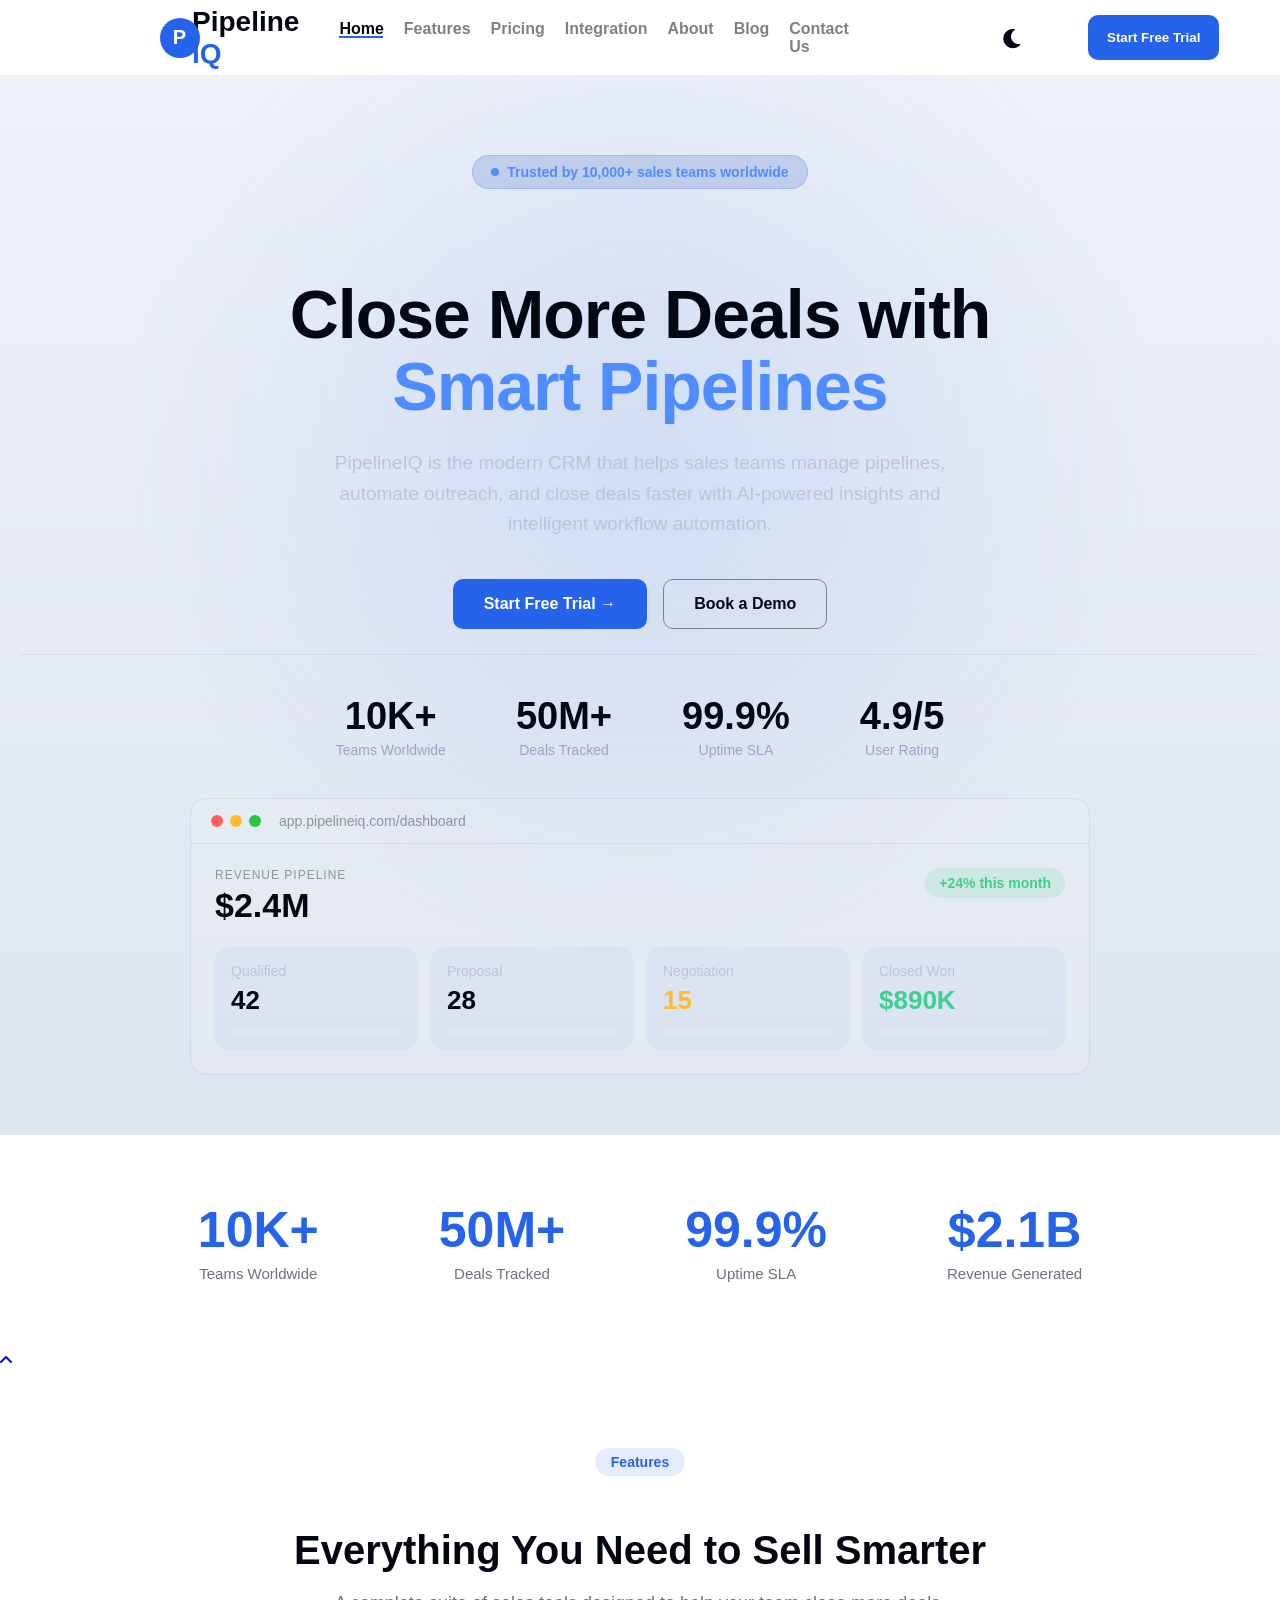
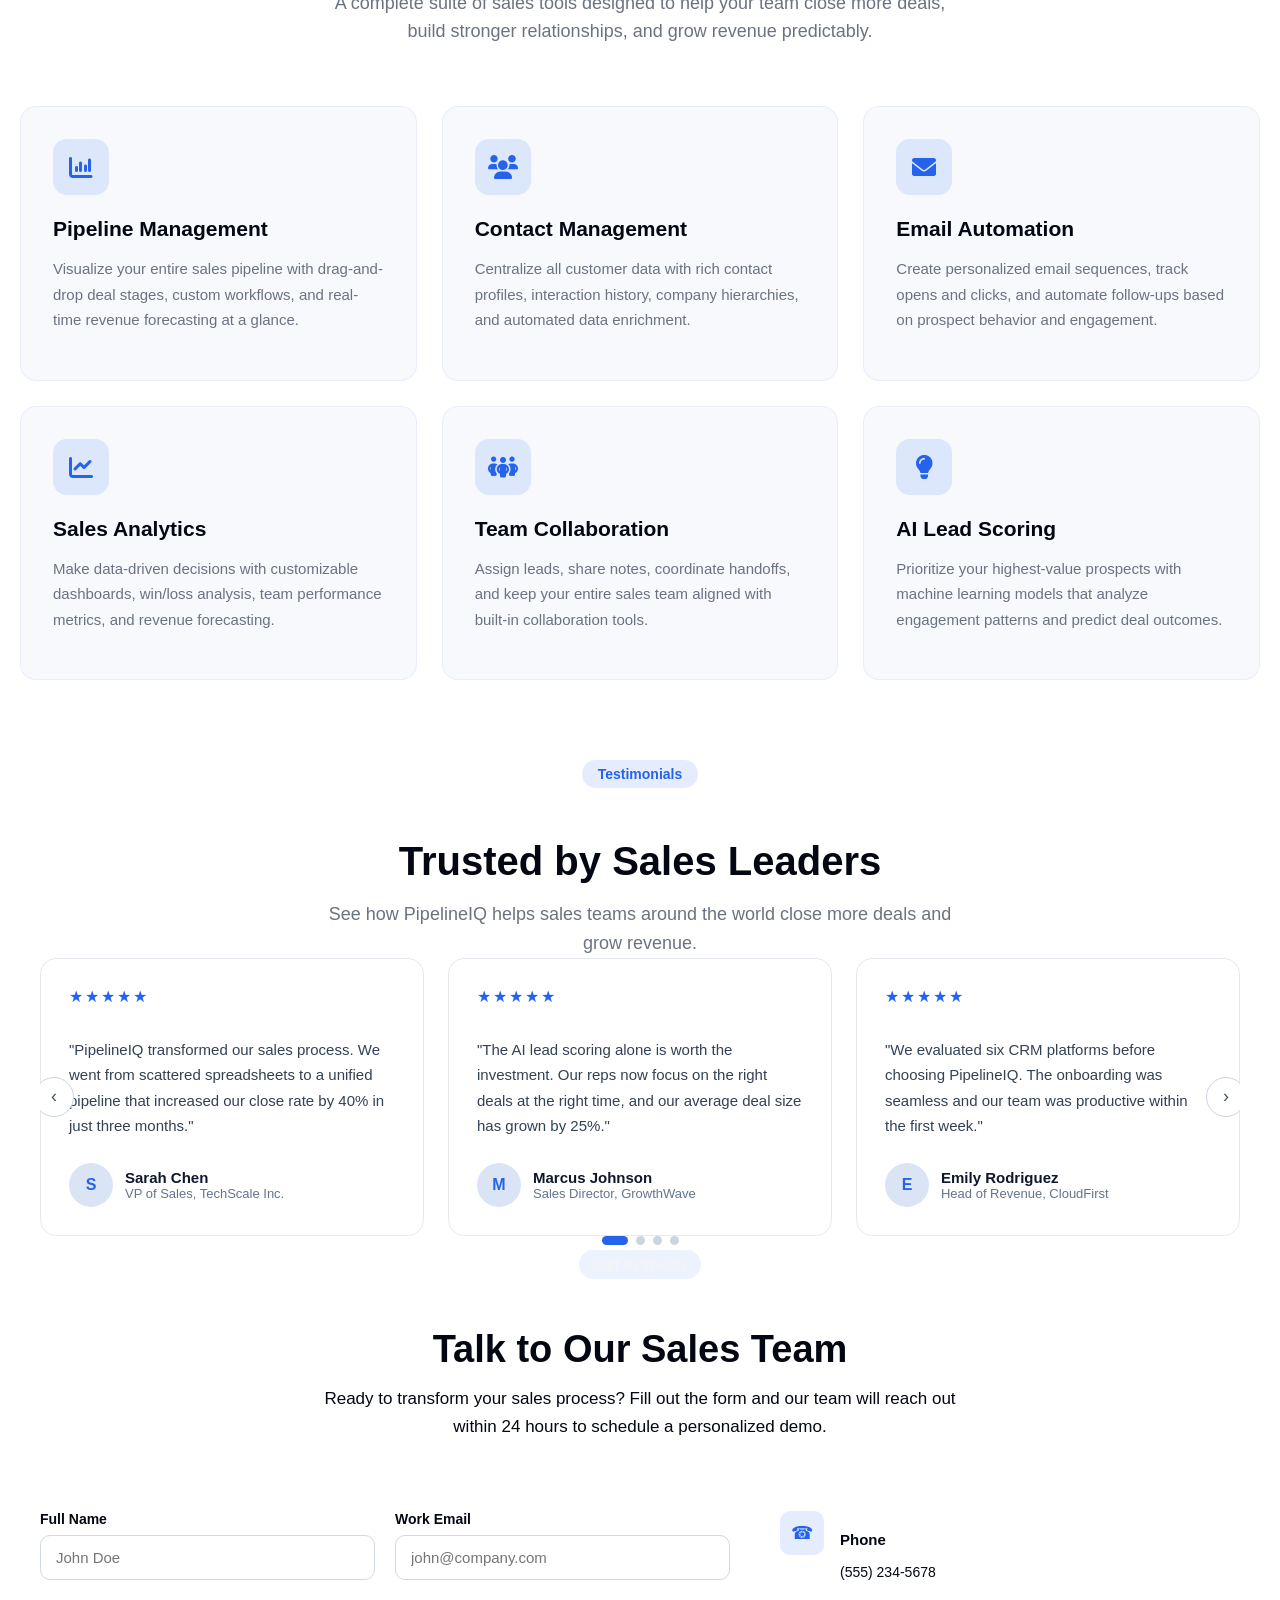
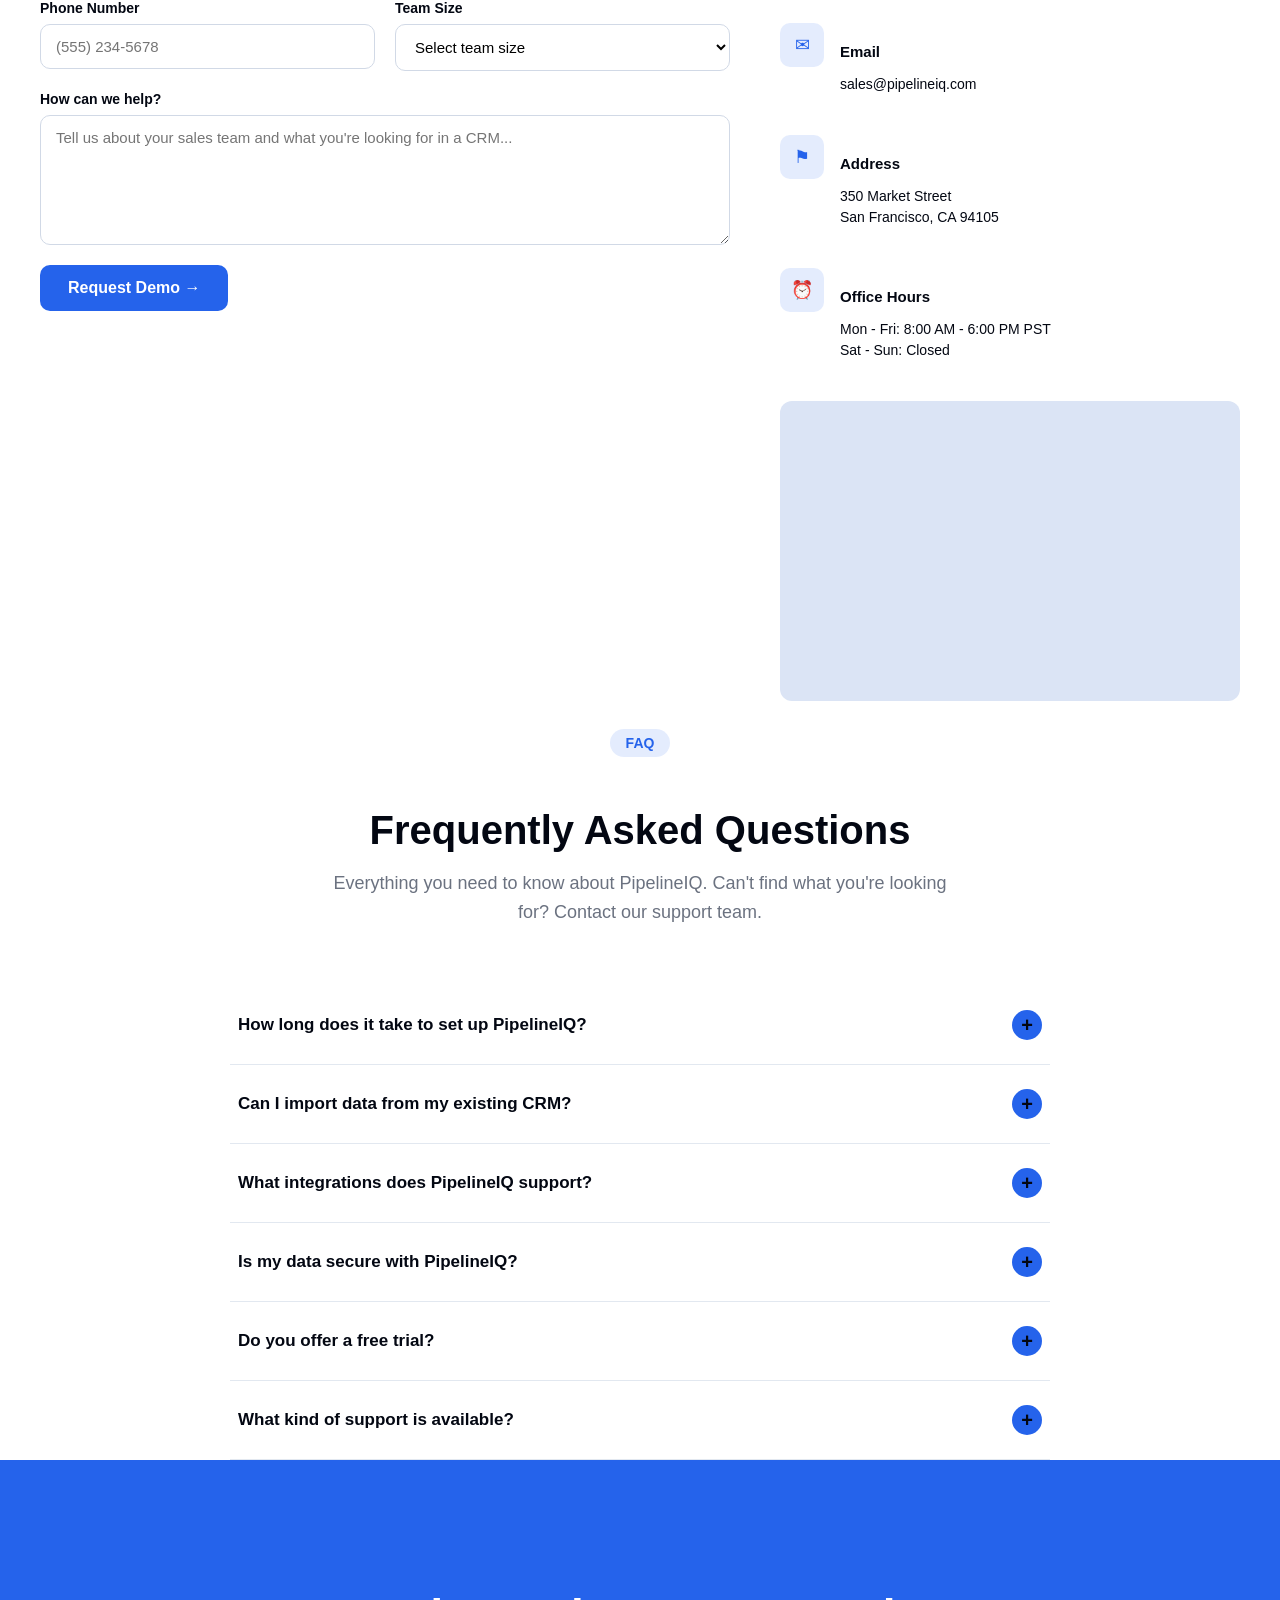
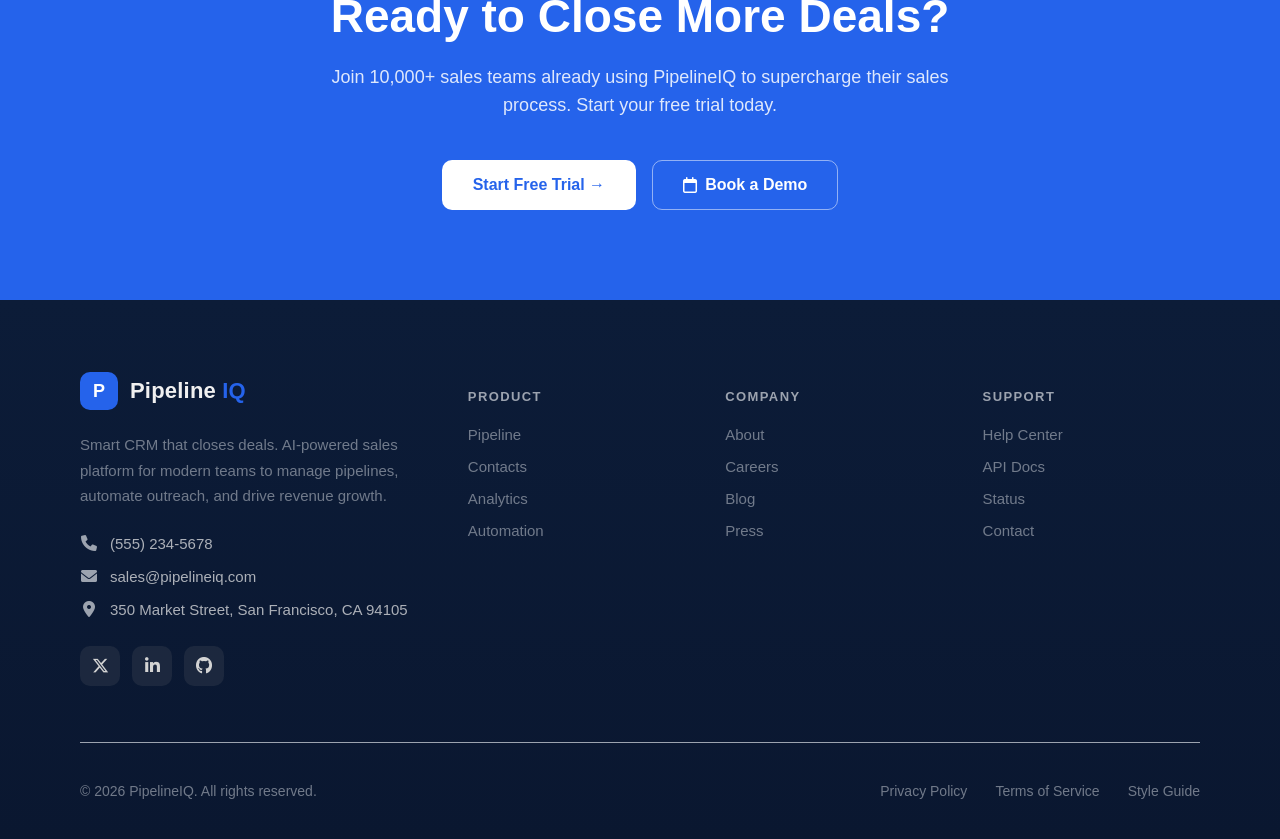
<file: FINAL PROJECT/index.html>
<html>
    <html lang="en">
<head>
<meta charset="UTF-8">
<meta name="viewport" content="width=device-width, initial-scale=1.0">
<link rel="stylesheet" href="style.css">
<link rel="stylesheet" href="https://cdnjs.cloudflare.com/ajax/libs/font-awesome/6.4.2/css/all.min.css">
<link rel="preconnect" href="https://fonts.googleapis.com">
<link rel="preconnect" href="https://fonts.gstatic.com" crossorigin>
<link href="https://fonts.googleapis.com/css2?family=Amatic+SC:wght@400;700&display=swap" rel="stylesheet">
<link rel="stylesheet" href="https://cdnjs.cloudflare.com/ajax/libs/font-awesome/6.0.0/css/all.min.css">

<title>Pipline IQ</title>
</head>
<body>

    <nav class="navbar">
    <div class="logo-icon"><span>P</span></div>
      <div class="logo">Pipeline <span>IQ</span></div>
      </div>
 
  <ul class="nav-links">
    <li><a href="#home" class="active">Home</a></li>
    <li><a href="features.html" target="_self">Features</a></li>
    <li><a href="Pricing.html" target="_self">Pricing</a></li>
    <li><a href="integration.html">Integration</a></li>
    <li><a href="About.html" target="_self">About</a></li>
    <li><a href="blog.html">Blog</a></li>
    <li><a href="contact.html">Contact Us</a></li>
    
  </ul>
  <input type="checkbox" id="darkToggle" hidden>
<label for="darkToggle" class="dark-btn">
  <i class="fa-solid fa-moon"></i>
  <i class="fa-solid fa-sun"></i>
</label>
<button class="btn">Start Free Trial</button>
</nav>
<section id="Home" class="home">
    <span class="badge"><span class="dot"></span> Trusted by 10,000+ sales teams worldwide</span>

    <h1>
      Close More Deals with
      <span class="rotator" id="rotator">Smart Pipelines</span>
    </h1>

    <p class="sub">
      PipelineIQ is the modern CRM that helps sales teams manage pipelines,
      automate outreach, and close deals faster with AI-powered insights and
      intelligent workflow automation.
    </p>
<div class="home-actions">
  <button class="home-btn home-btn-primary">Start Free Trial &rarr;</button>
  <button class="home-btn home-btn-secondary">Book a Demo</button>
</div>

    <div class="stats">
      <div><div class="num">10K+</div><div class="label">Teams Worldwide</div></div>
      <div><div class="num">50M+</div><div class="label">Deals Tracked</div></div>
      <div><div class="num">99.9%</div><div class="label">Uptime SLA</div></div>
      <div><div class="num">4.9/5</div><div class="label">User Rating</div></div>
    </div>
    <div class="dash" id="dash">
  <div class="dash-bar">
    <div class="dash-dots">
      <span class="dash-dot-red"></span>
      <span class="dash-dot-yellow"></span>
      <span class="dash-dot-green"></span>
    </div>
    <span class="dash-url">app.pipelineiq.com/dashboard</span>
  </div>

  <div class="dash-body">
    <div class="dash-revenue-row">
      <div>
        <div class="dash-revenue-label">Revenue Pipeline</div>
        <div class="dash-revenue-value">$2.4M</div>
      </div>
      <div class="dash-revenue-badge">+24% this month</div>
    </div>

    <div class="dash-cards">
      <div class="dash-card">
        <div class="dash-card-title">Qualified</div>
        <div class="dash-card-num">42</div>
        <div class="dash-track"><div class="dash-fill dash-fill-blue" style="--dash-target: 75%;"></div></div>
      </div>
      <div class="dash-card">
        <div class="dash-card-title">Proposal</div>
        <div class="dash-card-num">28</div>
        <div class="dash-track"><div class="dash-fill dash-fill-blue" style="--dash-target: 55%;"></div></div>
      </div>
      <div class="dash-card">
        <div class="dash-card-title">Negotiation</div>
        <div class="dash-card-num dash-yellow">15</div>
        <div class="dash-track"><div class="dash-fill dash-fill-yellow" style="--dash-target: 35%;"></div></div>
      </div>
      <div class="dash-card">
        <div class="dash-card-title">Closed Won</div>
        <div class="dash-card-num dash-green">$890K</div>
        <div class="dash-track"><div class="dash-fill dash-fill-green" style="--dash-target: 85%;"></div></div>
      </div>
    </div>
  </div>
</div>
  </section>
  <div class="metrics">
  <div class="metrics-item">
    <div class="metrics-num">10K+</div>
    <div class="metrics-label">Teams Worldwide</div>
  </div>
  <div class="metrics-item">
    <div class="metrics-num">50M+</div>
    <div class="metrics-label">Deals Tracked</div>
  </div>
  <div class="metrics-item">
    <div class="metrics-num">99.9%</div>
    <div class="metrics-label">Uptime SLA</div>
  </div>
  <div class="metrics-item">
    <div class="metrics-num">$2.1B</div>
    <div class="metrics-label">Revenue Generated</div>
  </div>
</div>
<a href="#Home" id="topbtn" class="button-up position-fixed bottom-0 end-0 m-4 d-flex align-items-center justify-content-center text-decoration-none">
    <i class="fa-solid fa-angle-up"></i>
</a> 
<section id="Features" class="feat">
  <div class="feat-head">
    <span class="feat-badge">Features</span>
    <h2 class="feat-title">Everything You Need to Sell Smarter</h2>
    <p class="feat-sub">A complete suite of sales tools designed to help your team close more deals, build stronger relationships, and grow revenue predictably.</p>
  </div>

  <div class="feat-grid">
    <div class="feat-card">
      <div class="feat-icon"><i class="fa-solid fa-chart-column"></i></div>
      <h3 class="feat-card-title">Pipeline Management</h3>
      <p class="feat-card-desc">Visualize your entire sales pipeline with drag-and-drop deal stages, custom workflows, and real-time revenue forecasting at a glance.</p>
    </div>

    <div class="feat-card">
      <div class="feat-icon"><i class="fa-solid fa-users"></i></div>
      <h3 class="feat-card-title">Contact Management</h3>
      <p class="feat-card-desc">Centralize all customer data with rich contact profiles, interaction history, company hierarchies, and automated data enrichment.</p>
    </div>

    <div class="feat-card">
      <div class="feat-icon"><i class="fa-solid fa-envelope"></i></div>
      <h3 class="feat-card-title">Email Automation</h3>
      <p class="feat-card-desc">Create personalized email sequences, track opens and clicks, and automate follow-ups based on prospect behavior and engagement.</p>
    </div>

    <div class="feat-card">
      <div class="feat-icon"><i class="fa-solid fa-chart-line"></i></div>
      <h3 class="feat-card-title">Sales Analytics</h3>
      <p class="feat-card-desc">Make data-driven decisions with customizable dashboards, win/loss analysis, team performance metrics, and revenue forecasting.</p>
    </div>

    <div class="feat-card">
      <div class="feat-icon"><i class="fa-solid fa-people-group"></i></div>
      <h3 class="feat-card-title">Team Collaboration</h3>
      <p class="feat-card-desc">Assign leads, share notes, coordinate handoffs, and keep your entire sales team aligned with built-in collaboration tools.</p>
    </div>

    <div class="feat-card">
      <div class="feat-icon"><i class="fa-solid fa-lightbulb"></i></div>
      <h3 class="feat-card-title">AI Lead Scoring</h3>
      <p class="feat-card-desc">Prioritize your highest-value prospects with machine learning models that analyze engagement patterns and predict deal outcomes.</p>
    </div>
  </div>
</section>
<section class="test">
    <span class="feat-badge">Testimonials</span>
    <h2 class="feat-title">Trusted by Sales Leaders</h2>
    <p class="feat-sub">See how PipelineIQ helps sales teams around the world close more deals and grow revenue.</p>

    <div class="test-carousel">
      <div class="test-track" id="test-track">

        <div class="test-card">
          <div class="test-stars">&#9733;&#9733;&#9733;&#9733;&#9733;</div>
          <p class="test-quote">"PipelineIQ transformed our sales process. We went from scattered spreadsheets to a unified pipeline that increased our close rate by 40% in just three months."</p>
          <div class="test-person"><div class="test-avatar">S</div><div><div class="test-name">Sarah Chen</div><div class="test-role">VP of Sales, TechScale Inc.</div></div></div>
        </div>

        <div class="test-card">
          <div class="test-stars">&#9733;&#9733;&#9733;&#9733;&#9733;</div>
          <p class="test-quote">"The AI lead scoring alone is worth the investment. Our reps now focus on the right deals at the right time, and our average deal size has grown by 25%."</p>
          <div class="test-person"><div class="test-avatar">M</div><div><div class="test-name">Marcus Johnson</div><div class="test-role">Sales Director, GrowthWave</div></div></div>
        </div>

        <div class="test-card">
          <div class="test-stars">&#9733;&#9733;&#9733;&#9733;&#9733;</div>
          <p class="test-quote">"We evaluated six CRM platforms before choosing PipelineIQ. The onboarding was seamless and our team was productive within the first week."</p>
          <div class="test-person"><div class="test-avatar">E</div><div><div class="test-name">Emily Rodriguez</div><div class="test-role">Head of Revenue, CloudFirst</div></div></div>
        </div>

        <div class="test-card">
          <div class="test-stars">&#9733;&#9733;&#9733;&#9733;&#9733;</div>
          <p class="test-quote">"The email automation sequences have completely changed how we nurture leads. Our response rates tripled and we are booking more demos than ever."</p>
          <div class="test-person"><div class="test-avatar">D</div><div><div class="test-name">David Park</div><div class="test-role">Sales Manager, DataBridge</div></div></div>
        </div>

        <div class="test-card">
          <div class="test-stars">&#9733;&#9733;&#9733;&#9733;&#9733;</div>
          <p class="test-quote">"PipelineIQ integrates perfectly with our existing tech stack. Slack notifications, Zoom scheduling, Gmail sync — it all just works seamlessly."</p>
          <div class="test-person"><div class="test-avatar">R</div><div><div class="test-name">Rachel Foster</div><div class="test-role">RevOps Lead, ScaleUp Labs</div></div></div>
        </div>

        <div class="test-card">
          <div class="test-stars">&#9733;&#9733;&#9733;&#9733;&#9733;</div>
          <p class="test-quote">"The analytics dashboards give us real-time visibility into our pipeline health. We can forecast revenue accurately and make smarter hiring decisions."</p>
          <div class="test-person"><div class="test-avatar">J</div><div><div class="test-name">James Mitchell</div><div class="test-role">CRO, Velocity Partners</div></div></div>
        </div>

      </div>

      <div class="test-arrow test-prev" id="test-prev">&#8249;</div>
      <div class="test-arrow test-next" id="test-next">&#8250;</div>
    </div>

    <div class="test-dots" id="test-dots"></div>
  </section>
  <section class="contact">
    <div class="contact-head">
      <span class="contact-badge">Get In Touch</span>
      <h2 class="contact-title">Talk to Our Sales Team</h2>
      <p class="contact-sub">Ready to transform your sales process? Fill out the form and our team will reach out within 24 hours to schedule a personalized demo.</p>
    </div>

    <div class="contact-grid">

      <form class="contact-form" id="contact-form" novalidate>
        <div class="contact-row">
          <div class="contact-field">
            <label>Full Name</label>
            <input type="text" name="name" placeholder="John Doe">
            <span class="contact-error"></span>
          </div>
          <div class="contact-field">
            <label>Work Email</label>
            <input type="email" name="email" placeholder="john@company.com">
            <span class="contact-error"></span>
          </div>
        </div>

        <div class="contact-row">
          <div class="contact-field">
            <label>Phone Number</label>
            <input type="text" name="phone" placeholder="(555) 234-5678">
            <span class="contact-error"></span>
          </div>
          <div class="contact-field">
            <label>Team Size</label>
            <select name="team">
              <option value="">Select team size</option>
              <option value="1-10">1-10</option>
              <option value="11-50">11-50</option>
              <option value="51-200">51-200</option>
              <option value="200+">200+</option>
            </select>
            <span class="contact-error"></span>
          </div>
        </div>

        <div class="contact-field">
          <label>How can we help?</label>
          <textarea name="message" placeholder="Tell us about your sales team and what you're looking for in a CRM..."></textarea>
          <span class="contact-error"></span>
        </div>

        <button type="submit" class="contact-btn">Request Demo &rarr;</button>
        <div class="contact-success">Thanks! Your request has been sent. Our team will reach out within 24 hours.</div>
      </form>

      <div class="contact-info">
        <div class="contact-info-item">
          <div class="contact-icon">&#9742;</div>
          <div><h4>Phone</h4><p>(555) 234-5678</p></div>
        </div>
        <div class="contact-info-item">
          <div class="contact-icon">&#9993;</div>
          <div><h4>Email</h4><p>sales@pipelineiq.com</p></div>
        </div>
        <div class="contact-info-item">
          <div class="contact-icon">&#9873;</div>
          <div><h4>Address</h4><p>350 Market Street<br>San Francisco, CA 94105</p></div>
        </div>
        <div class="contact-info-item">
          <div class="contact-icon">&#9200;</div>
          <div><h4>Office Hours</h4><p>Mon - Fri: 8:00 AM - 6:00 PM PST<br>Sat - Sun: Closed</p></div>
        </div>
        <div class="contact-map"><iframe src="https://www.google.com/maps/embed?pb=!1m18!1m12!1m3!1d2993.6862912792876!2d2.125394723457268!3d41.38089999639683!2m3!1f0!2f0!3f0!3m2!1i1024!2i768!4f13.1!3m3!1m2!1s0x12a498f576297baf%3A0x44f65330fe1b04b9!2z2YPYp9mF2Kgg2YbZiA!5e0!3m2!1sar!2seg!4v1785405392842!5m2!1sar!2seg" width="600" height="450" style="border:0;" allowfullscreen="" loading="lazy" referrerpolicy="strict-origin-when-cross-origin"></iframe></div>
      </div>

    </div>
  </section>
  <div class="feat-head">
    <span class="feat-badge">FAQ</span>
    <h2 class="feat-title">Frequently Asked Questions</h2>
    <p class="feat-sub">Everything you need to know about PipelineIQ. Can't find what you're looking for? Contact our support team.</p>
  </div>

  <div class="faq" id="faq">

    <div class="faq-item">
      <button class="faq-q">How long does it take to set up PipelineIQ?<span class="faq-icon">+</span></button>
      <div class="faq-a"><p>Most teams are up and running within a day. Our guided onboarding wizard walks you through importing contacts, setting up your pipeline stages, and connecting integrations. Enterprise customers get a dedicated onboarding specialist to ensure a smooth transition.</p></div>
    </div>

    <div class="faq-item">
      <button class="faq-q">Can I import data from my existing CRM?<span class="faq-icon">+</span></button>
      <div class="faq-a"><p>Yes, PipelineIQ supports one-click imports from Salesforce, HubSpot, Pipedrive, and most other CRM platforms. You can also import data via CSV files or our REST API. All your contacts, deals, and history transfer seamlessly.</p></div>
    </div>

    <div class="faq-item">
      <button class="faq-q">What integrations does PipelineIQ support?<span class="faq-icon">+</span></button>
      <div class="faq-a"><p>We integrate with 200+ tools including Gmail, Outlook, Slack, Zoom, Zapier, Salesforce, QuickBooks, and more. Our open API also allows you to build custom integrations for your specific tech stack.</p></div>
    </div>

    <div class="faq-item">
      <button class="faq-q">Is my data secure with PipelineIQ?<span class="faq-icon">+</span></button>
      <div class="faq-a"><p>Absolutely. We use bank-level AES-256 encryption, SOC 2 Type II compliance, and GDPR-compliant data handling. Your data is backed up in real-time across multiple geographic regions with 99.9% uptime guaranteed.</p></div>
    </div>

    <div class="faq-item">
      <button class="faq-q">Do you offer a free trial?<span class="faq-icon">+</span></button>
      <div class="faq-a"><p>Yes, we offer a 14-day free trial on all plans with no credit card required. You get full access to all features so you can evaluate PipelineIQ with your real data and workflows before committing.</p></div>
    </div>

    <div class="faq-item">
      <button class="faq-q">What kind of support is available?<span class="faq-icon">+</span></button>
      <div class="faq-a"><p>All plans include email support with 24-hour response times. Professional plans get priority chat support, and Enterprise customers receive a dedicated account manager, phone support, and custom training sessions for their team.</p></div>
    </div>

  </div>
  <section class="cta">
    <h2 class="cta-title">Ready to Close More Deals?</h2>
    <p class="cta-sub">Join 10,000+ sales teams already using PipelineIQ to supercharge their sales process. Start your free trial today.</p>

    <div class="cta-actions">
      <button class="cta-btn cta-btn-primary">Start Free Trial &rarr;</button>
      <button class="cta-btn cta-btn-secondary"><i class="fa-regular fa-calendar"></i> Book a Demo</button>
    </div>
  </section>
<footer class="footer">
  <div class="footer__inner">
    <div class="footer__grid">

      <div class="brand">
        <div class="brand__logo">
          <div class="brand__mark">P</div>
          <div class="brand__name">Pipeline <span class="iq">IQ</span></div>
        </div>
        <p class="brand__desc">
          Smart CRM that closes deals. AI-powered sales platform for modern teams to
          manage pipelines, automate outreach, and drive revenue growth.
        </p>

        <ul class="contact">
          <li><i class="fa-solid fa-phone"></i><a href="tel:+15552345678">(555) 234-5678</a></li>
          <li><i class="fa-solid fa-envelope"></i><a href="mailto:sales@pipelineiq.com">sales@pipelineiq.com</a></li>
          <li><i class="fa-solid fa-location-dot"></i><span>350 Market Street, San Francisco, CA 94105</span></li>
        </ul>

        <div class="socials">
          <a href="#" aria-label="X"><i class="fa-brands fa-x-twitter"></i></a>
          <a href="#" aria-label="LinkedIn"><i class="fa-brands fa-linkedin-in"></i></a>
          <a href="#" aria-label="GitHub"><i class="fa-brands fa-github"></i></a>
        </div>
      </div>

      <div class="col">
        <h4 class="col__title">Product</h4>
        <ul class="col__links">
          <li><a href="#">Pipeline</a></li>
          <li><a href="#">Contacts</a></li>
          <li><a href="#">Analytics</a></li>
          <li><a href="#">Automation</a></li>
        </ul>
      </div>

      <div class="col">
        <h4 class="col__title">Company</h4>
        <ul class="col__links">
          <li><a href="#">About</a></li>
          <li><a href="#">Careers</a></li>
          <li><a href="#">Blog</a></li>
          <li><a href="#">Press</a></li>
        </ul>
      </div>

      <div class="col">
        <h4 class="col__title">Support</h4>
        <ul class="col__links">
          <li><a href="#">Help Center</a></li>
          <li><a href="#">API Docs</a></li>
          <li><a href="#">Status</a></li>
          <li><a href="#">Contact</a></li>
        </ul>
      </div>

    </div>

    <div class="footer__bottom">
      <p class="copyright">© 2026 PipelineIQ. All rights reserved.</p>
      <nav class="legal">
        <a href="#">Privacy Policy</a>
        <a href="#">Terms of Service</a>
        <a href="#">Style Guide</a>
      </nav>
    </div>
  </div>
</footer>
<script>
  const rotator = document.getElementById("rotator");
  const words = ["Smart Pipelines", "AI-powered CRM", "Sales Intelligence", "Automation"];
  let i = 0;

  setInterval(function () {
    rotator.classList.add("fade");
    setTimeout(function () {
      i = (i + 1) % words.length;
      rotator.textContent = words[i];
      rotator.classList.remove("fade");
    }, 400);
  }, 3000);
</script>
<script>
      const dash = document.getElementById("dash");

      if (dash) {
        const dashObserver = new IntersectionObserver(function (entries) {
          entries.forEach(function (entry) {
            if (entry.isIntersecting) {
              dash.classList.add("dash-visible");
            }
          });
        }, { threshold: 1 });

        dashObserver.observe(dash);
      }
    </script>
    <script>
  const track = document.getElementById("test-track");
  const cards = track.children.length;
  const perView = 3;
  const steps = cards - perView + 1;
  const dotsBox = document.getElementById("test-dots");
  let index = 0;

  for (let i = 0; i < steps; i++) {
    const dot = document.createElement("div");
    dot.className = "test-dot";
    dot.addEventListener("click", function () { go(i); });
    dotsBox.appendChild(dot);
  }
  const dots = dotsBox.children;

  function update() {
    const card = track.children[0];
    const gap = 24;
    const shift = (card.offsetWidth + gap) * index;
    track.style.transform = "translateX(-" + shift + "px)";
    for (let i = 0; i < dots.length; i++) dots[i].classList.remove("active");
    dots[index].classList.add("active");
  }

  function go(i) {
    index = (i + steps) % steps;
    update();
  }

  document.getElementById("test-next").addEventListener("click", function () { go(index + 1); });
  document.getElementById("test-prev").addEventListener("click", function () { go(index - 1); });

  setInterval(function () { go(index + 1); }, 10000);

  window.addEventListener("resize", update);
  update();
</script>
<script>
  const form = document.getElementById("contact-form");

  function showError(input, message) {
    const field = input.closest(".contact-field");
    field.classList.add("invalid");
    field.querySelector(".contact-error").textContent = message;
  }

  function clearError(input) {
    const field = input.closest(".contact-field");
    field.classList.remove("invalid");
    field.querySelector(".contact-error").textContent = "";
  }

  function isValidEmail(value) {
    return /^[^\s@]+@[^\s@]+\.[^\s@]+$/.test(value);
  }

  function isValidPhone(value) {
    return /[0-9]{7,}/.test(value.replace(/[^0-9]/g, ""));
  }

  form.querySelectorAll("input, select, textarea").forEach(function (el) {
    el.addEventListener("input", function () { clearError(el); });
    el.addEventListener("change", function () { clearError(el); });
  });

  form.addEventListener("submit", function (e) {
    e.preventDefault();
    form.querySelector(".contact-success").style.display = "none";

    const name = form.name;
    const email = form.email;
    const phone = form.phone;
    const team = form.team;
    const message = form.message;

    let valid = true;

      if (name.value.trim() === "") {
      showError(name, "Please enter your full name");
      valid = false;
    } else if (!isValidName(name.value.trim())) {
      showError(name, "Name can only contain letters");
      valid = false;
    } else {
      clearError(name);
    }

    if (email.value.trim() === "") { showError(email, "Please enter your email"); valid = false; }
    else if (!isValidEmail(email.value.trim())) { showError(email, "Please enter a valid email"); valid = false; }
    else clearError(email);

    if (phone.value.trim() === "") { showError(phone, "Please enter your phone number"); valid = false; }
    else if (!isValidPhone(phone.value)) { showError(phone, "Please enter a valid phone number"); valid = false; }
    else clearError(phone);

    if (team.value === "") { showError(team, "Please select a team size"); valid = false; }
    else clearError(team);

    if (message.value.trim() === "") { showError(message, "Please tell us how we can help"); valid = false; }
    else clearError(message);

    if (valid) {
      form.querySelector(".contact-success").style.display = "block";
      form.reset();
    }
  });
</script>
<script>
  const items = document.querySelectorAll(".faq-item");

  items.forEach(function (item) {
    const q = item.querySelector(".faq-q");
    const a = item.querySelector(".faq-a");
    const icon = item.querySelector(".faq-icon");

    q.addEventListener("click", function () {
      const isOpen = item.classList.contains("open");

      items.forEach(function (other) {
        other.classList.remove("open");
        other.querySelector(".faq-a").style.maxHeight = null;
        other.querySelector(".faq-icon").textContent = "+";
      });

      if (!isOpen) {
        item.classList.add("open");
        a.style.maxHeight = a.scrollHeight + "px";
        icon.textContent = "\u00D7";
      }
    });
  });
</script>
</body>
</html>
</file>
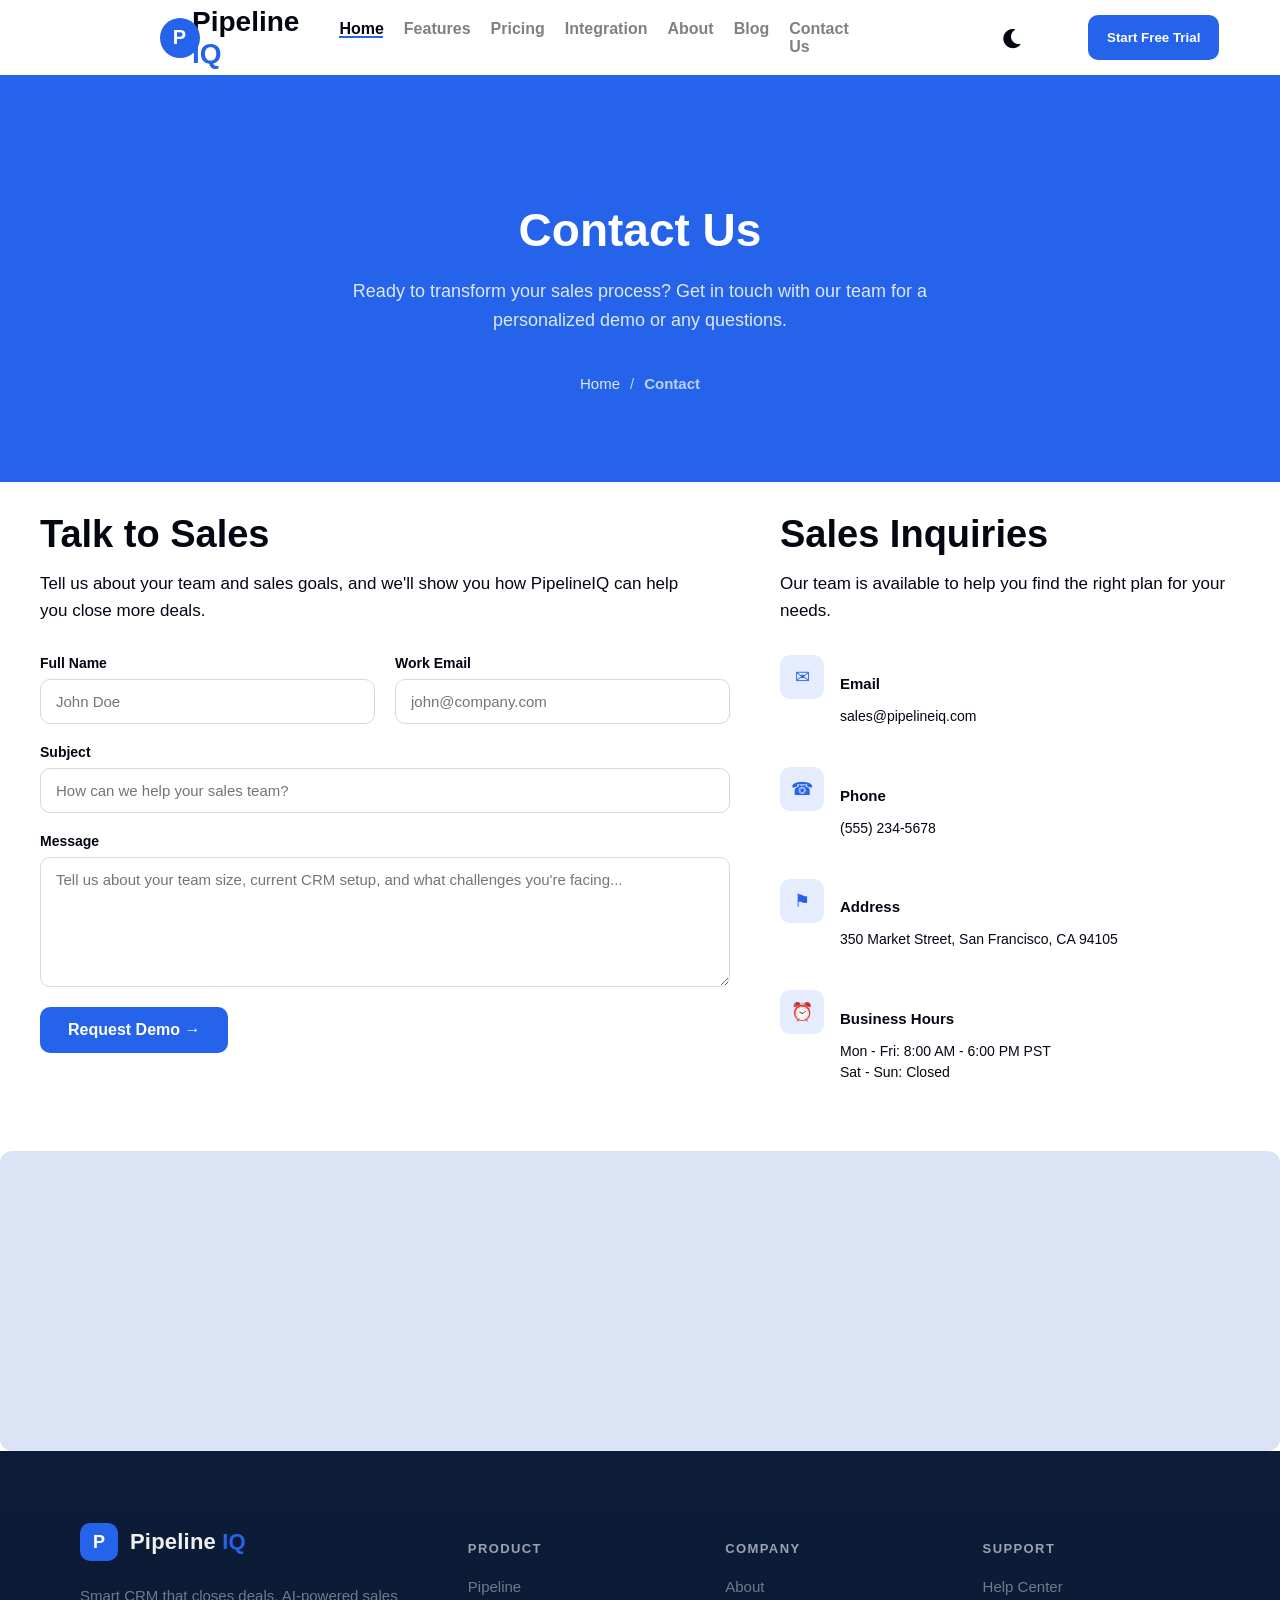
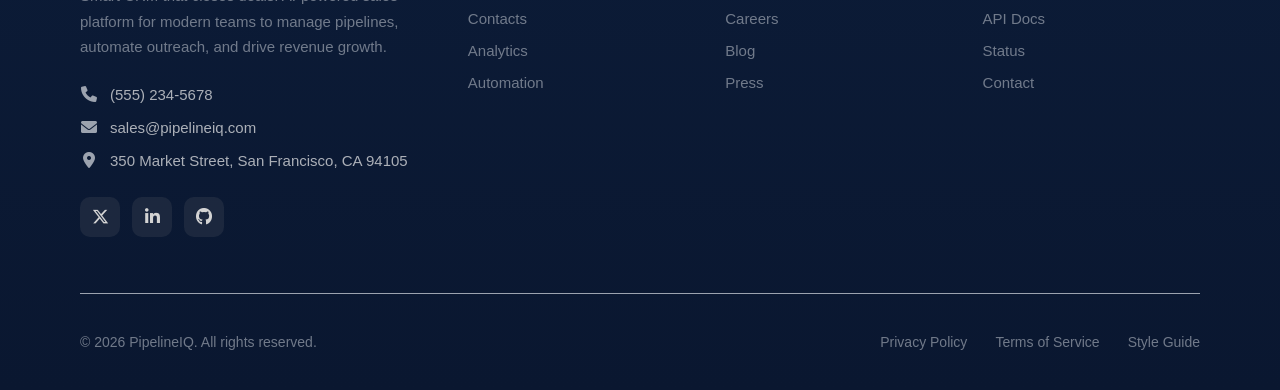
<file: FINAL PROJECT/contact.html>
<html>
    <html lang="en">
<head>
<meta charset="UTF-8">
<meta name="viewport" content="width=device-width, initial-scale=1.0">
<link rel="stylesheet" href="style.css">
<link rel="stylesheet" href="https://cdnjs.cloudflare.com/ajax/libs/font-awesome/6.4.2/css/all.min.css">
<link rel="preconnect" href="https://fonts.googleapis.com">
<link rel="preconnect" href="https://fonts.gstatic.com" crossorigin>
<link href="https://fonts.googleapis.com/css2?family=Amatic+SC:wght@400;700&display=swap" rel="stylesheet">
<link rel="stylesheet" href="https://cdnjs.cloudflare.com/ajax/libs/font-awesome/6.0.0/css/all.min.css">

<title>Pipline IQ</title>
</head>
<body>

    <nav class="navbar">
    <div class="logo-icon"><span>P</span></div>
      <div class="logo">Pipeline <span>IQ</span></div>
      </div>
 
  <ul class="nav-links">
    <li><a href="index.html" class="active">Home</a></li>
    <li><a href="features.html" target="_self">Features</a></li>
    <li><a href="Pricing.html" target="_self">Pricing</a></li>
    <li><a href="integration.html">Integration</a></li>
    <li><a href="About.html" target="_self">About</a></li>
    <li><a href="blog.html">Blog</a></li>
    <li><a href="contact.html">Contact Us</a></li>
    
  </ul>
  <input type="checkbox" id="darkToggle" hidden>
<label for="darkToggle" class="dark-btn">
  <i class="fa-solid fa-moon"></i>
  <i class="fa-solid fa-sun"></i>
</label>
<button class="btn">Start Free Trial</button>
</nav>
<section class="cta">
  <h2 class="cta-title">Contact Us</h2>
  <p class="cta-sub">Ready to transform your sales process? Get in touch with our team for a personalized demo or any questions.</p>

  <div class="crumb">
    <a href="index.html">Home</a>
    <span>/</span>
    <span class="crumb-current">Contact</span>
  </div>
</section>
<section class="contact">
  <div class="contact-grid">

    <div class="contact-form-side">
      <h2 class="contact-title" style="text-align:left;">Talk to Sales</h2>
      <p class="contact-sub" style="text-align:left; margin:0 0 30px;">Tell us about your team and sales goals, and we'll show you how PipelineIQ can help you close more deals.</p>

      <form class="contact-form" id="contact-form" novalidate>
        <div class="contact-row">
          <div class="contact-field">
            <label>Full Name</label>
            <input type="text" name="name" placeholder="John Doe">
            <span class="contact-error"></span>
          </div>
          <div class="contact-field">
            <label>Work Email</label>
            <input type="email" name="email" placeholder="john@company.com">
            <span class="contact-error"></span>
          </div>
        </div>

        <div class="contact-field">
          <label>Subject</label>
          <input type="text" name="subject" placeholder="How can we help your sales team?">
          <span class="contact-error"></span>
        </div>

        <div class="contact-field">
          <label>Message</label>
          <textarea name="message" placeholder="Tell us about your team size, current CRM setup, and what challenges you're facing..."></textarea>
          <span class="contact-error"></span>
        </div>

        <button type="submit" class="contact-btn">Request Demo &rarr;</button>
        <div class="contact-success">Thanks! Your request has been sent.</div>
      </form>
    </div>

    <div class="contact-info">
      <h2 class="contact-title" style="text-align:left;">Sales Inquiries</h2>
      <p class="contact-sub" style="text-align:left; margin:0 0 30px;">Our team is available to help you find the right plan for your needs.</p>

      <div class="contact-info-item">
        <div class="contact-icon">&#9993;</div>
        <div><h4>Email</h4><p>sales@pipelineiq.com</p></div>
      </div>
      <div class="contact-info-item">
        <div class="contact-icon">&#9742;</div>
        <div><h4>Phone</h4><p>(555) 234-5678</p></div>
      </div>
      <div class="contact-info-item">
        <div class="contact-icon">&#9873;</div>
        <div><h4>Address</h4><p>350 Market Street, San Francisco, CA 94105</p></div>
      </div>
      <div class="contact-info-item">
        <div class="contact-icon">&#9200;</div>
        <div><h4>Business Hours</h4><p>Mon - Fri: 8:00 AM - 6:00 PM PST<br>Sat - Sun: Closed</p></div>
      </div>
    </div>

  </div>
</section>
<div class="contact-map">
 <iframe src="https://www.google.com/maps/embed?pb=!1m18!1m12!1m3!1d6822.191634823624!2d29.972503703860383!3d31.245770720005762!2m3!1f0!2f0!3f0!3m2!1i1024!2i768!4f13.1!3m3!1m2!1s0x14f5c52e1a5ee849%3A0x5cd20a5c630c58be!2z2LPYp9mGINiz2KrZgdin2YbZiNiMINmC2LPZhSDYo9mI2YQg2KfZhNix2YXZhNiMINmF2K3Yp9mB2LjYqSDYp9mE2KXYs9mD2YbYr9ix2YrYqQ!5e0!3m2!1sar!2seg!4v1785422521921!5m2!1sar!2seg" width="600" height="450" style="border:0;" allowfullscreen="" loading="lazy" referrerpolicy="strict-origin-when-cross-origin"></iframe>
</div>

<footer class="footer">
  <div class="footer__inner">
    <div class="footer__grid">

      <div class="brand">
        <div class="brand__logo">
          <div class="brand__mark">P</div>
          <div class="brand__name">Pipeline <span class="iq">IQ</span></div>
        </div>
        <p class="brand__desc">
          Smart CRM that closes deals. AI-powered sales platform for modern teams to
          manage pipelines, automate outreach, and drive revenue growth.
        </p>

        <ul class="contact">
          <li><i class="fa-solid fa-phone"></i><a href="tel:+15552345678">(555) 234-5678</a></li>
          <li><i class="fa-solid fa-envelope"></i><a href="mailto:sales@pipelineiq.com">sales@pipelineiq.com</a></li>
          <li><i class="fa-solid fa-location-dot"></i><span>350 Market Street, San Francisco, CA 94105</span></li>
        </ul>

        <div class="socials">
          <a href="#" aria-label="X"><i class="fa-brands fa-x-twitter"></i></a>
          <a href="#" aria-label="LinkedIn"><i class="fa-brands fa-linkedin-in"></i></a>
          <a href="#" aria-label="GitHub"><i class="fa-brands fa-github"></i></a>
        </div>
      </div>

      <div class="col">
        <h4 class="col__title">Product</h4>
        <ul class="col__links">
          <li><a href="#">Pipeline</a></li>
          <li><a href="#">Contacts</a></li>
          <li><a href="#">Analytics</a></li>
          <li><a href="#">Automation</a></li>
        </ul>
      </div>

      <div class="col">
        <h4 class="col__title">Company</h4>
        <ul class="col__links">
          <li><a href="#">About</a></li>
          <li><a href="#">Careers</a></li>
          <li><a href="#">Blog</a></li>
          <li><a href="#">Press</a></li>
        </ul>
      </div>

      <div class="col">
        <h4 class="col__title">Support</h4>
        <ul class="col__links">
          <li><a href="#">Help Center</a></li>
          <li><a href="#">API Docs</a></li>
          <li><a href="#">Status</a></li>
          <li><a href="#">Contact</a></li>
        </ul>
      </div>

    </div>

    <div class="footer__bottom">
      <p class="copyright">© 2026 PipelineIQ. All rights reserved.</p>
      <nav class="legal">
        <a href="#">Privacy Policy</a>
        <a href="#">Terms of Service</a>
        <a href="#">Style Guide</a>
      </nav>
    </div>
  </div>
</footer>
<script>
  const form = document.getElementById("contact-form");

  function showError(input, msg) {
    const f = input.closest(".contact-field");
    f.classList.add("invalid");
    f.querySelector(".contact-error").textContent = msg;
  }
  function clearError(input) {
    const f = input.closest(".contact-field");
    f.classList.remove("invalid");
    f.querySelector(".contact-error").textContent = "";
  }
  function isValidEmail(v) { return /^[^\s@]+@[^\s@]+\.[^\s@]+$/.test(v); }
  function isValidName(v) { return /^[A-Za-z\u0600-\u06FF\s]+$/.test(v); }

  form.querySelectorAll("input, textarea").forEach(function (el) {
    el.addEventListener("input", function () { clearError(el); });
  });

  form.addEventListener("submit", function (e) {
    e.preventDefault();
    form.querySelector(".contact-success").style.display = "none";
    let valid = true;

    if (form.name.value.trim() === "") {
      showError(form.name, "Please enter your full name");
      valid = false;
    } else if (!isValidName(form.name.value.trim())) {
      showError(form.name, "Name can only contain letters");
      valid = false;
    } else {
      clearError(form.name);
    }

    if (form.email.value.trim() === "") {
      showError(form.email, "Please enter your email");
      valid = false;
    } else if (!isValidEmail(form.email.value.trim())) {
      showError(form.email, "Please enter a valid email");
      valid = false;
    } else {
      clearError(form.email);
    }

    if (form.subject.value.trim() === "") {
      showError(form.subject, "Please enter a subject");
      valid = false;
    } else {
      clearError(form.subject);
    }

    if (form.message.value.trim() === "") {
      showError(form.message, "Please enter a message");
      valid = false;
    } else {
      clearError(form.message);
    }

    if (valid) {
      form.querySelector(".contact-success").style.display = "block";
      form.reset();
    }
  });
</script>
</body>
</file>
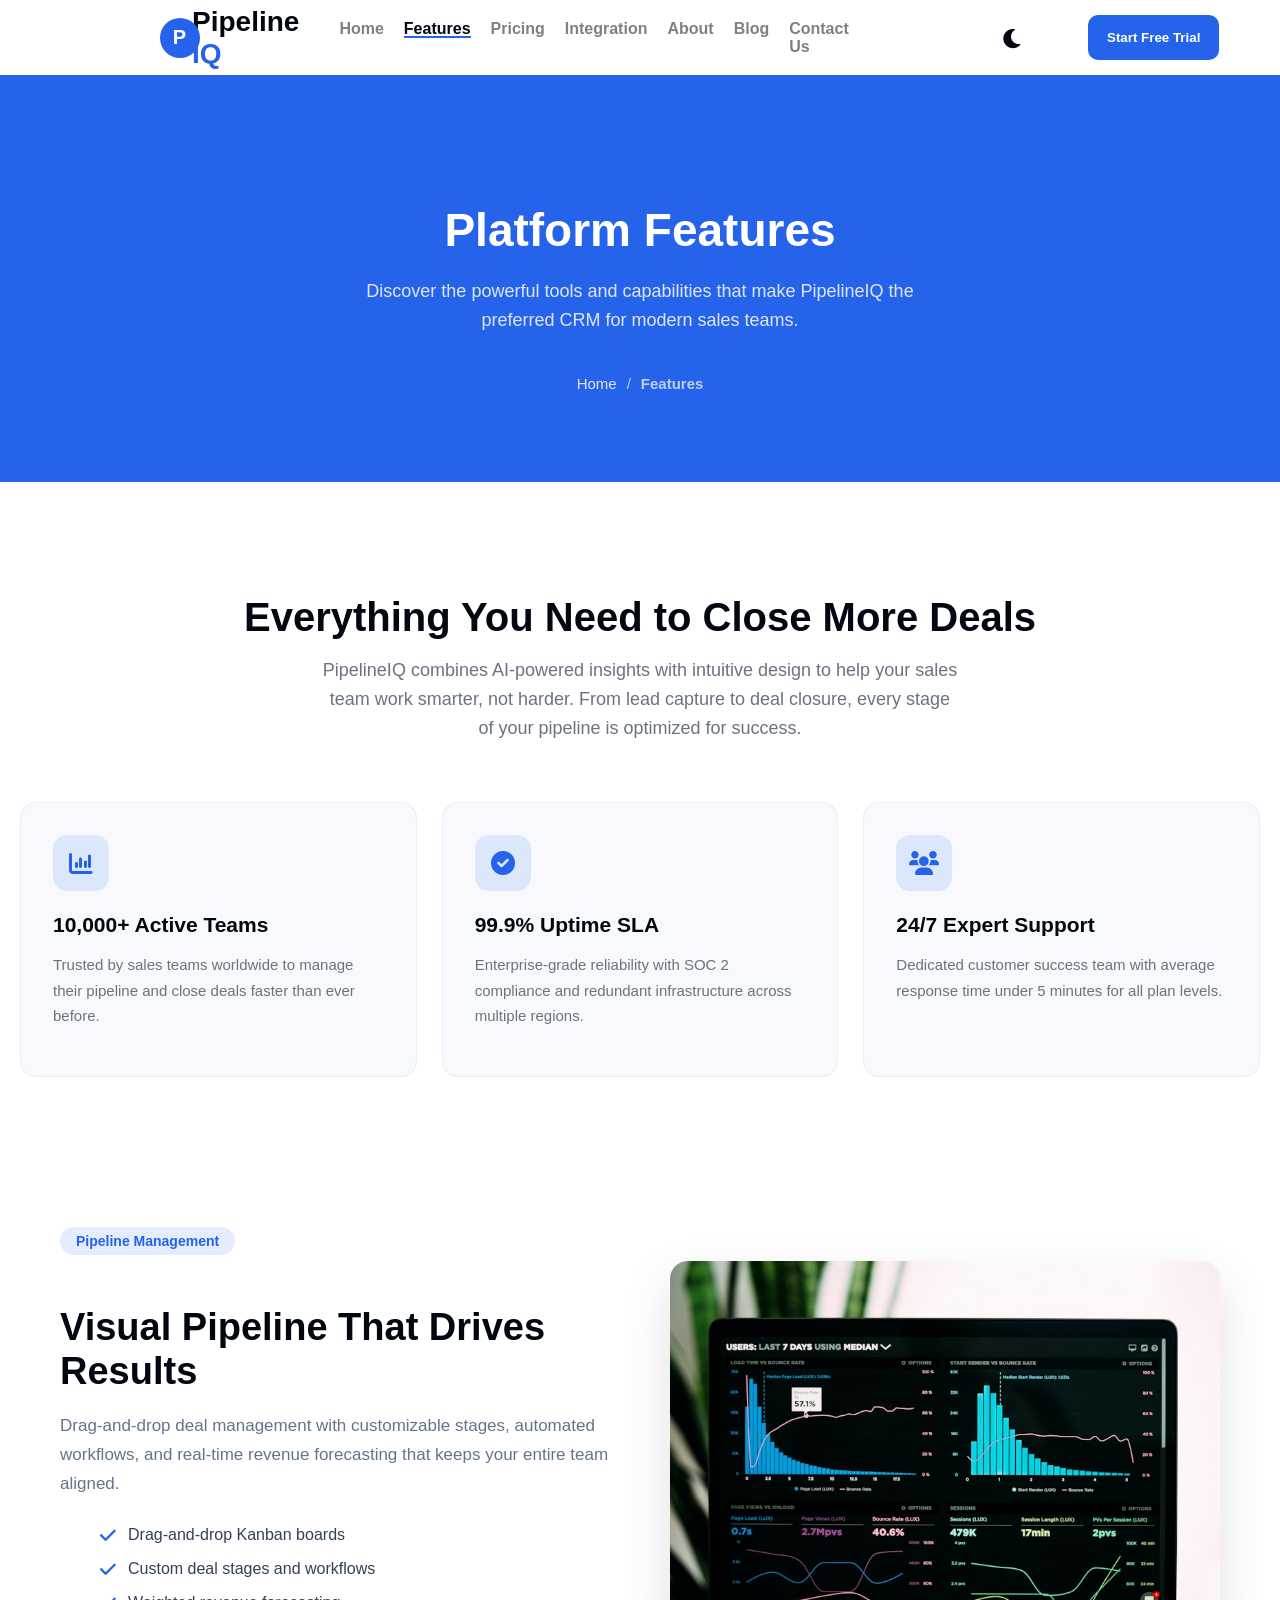
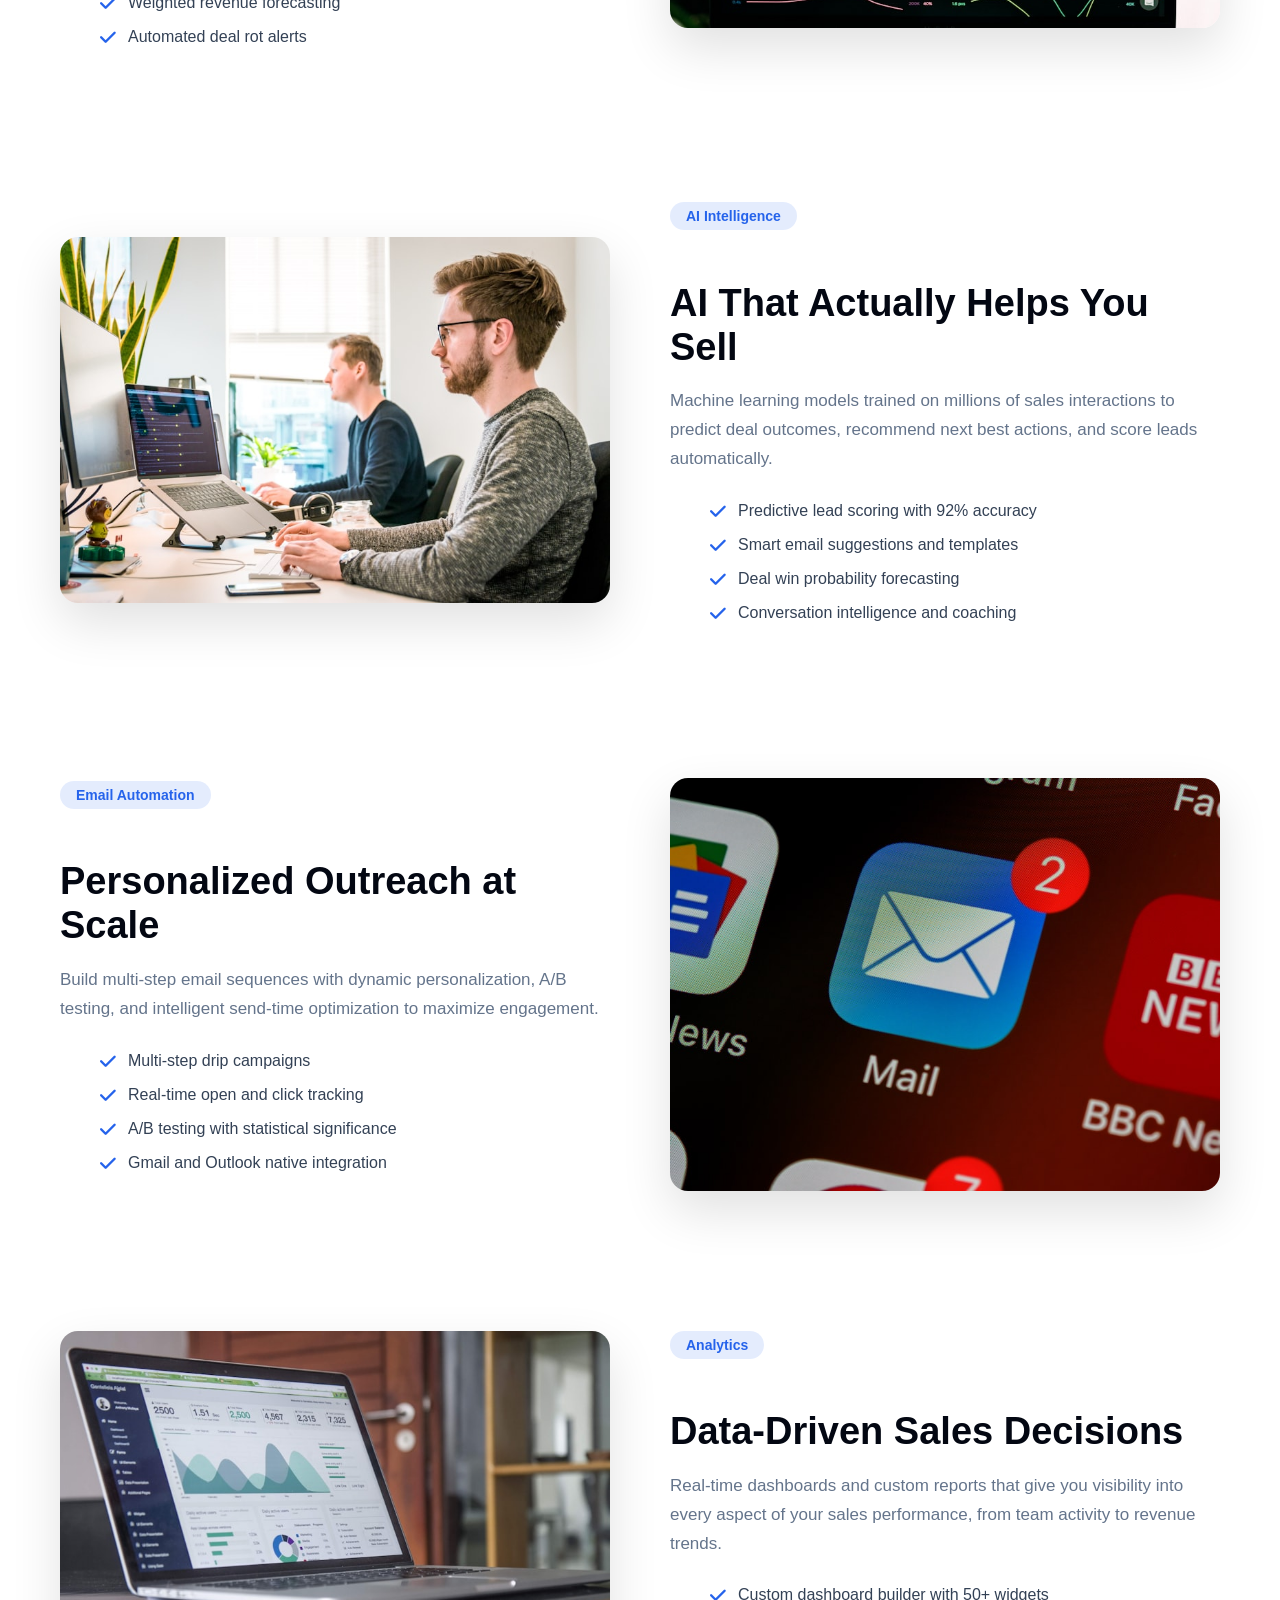
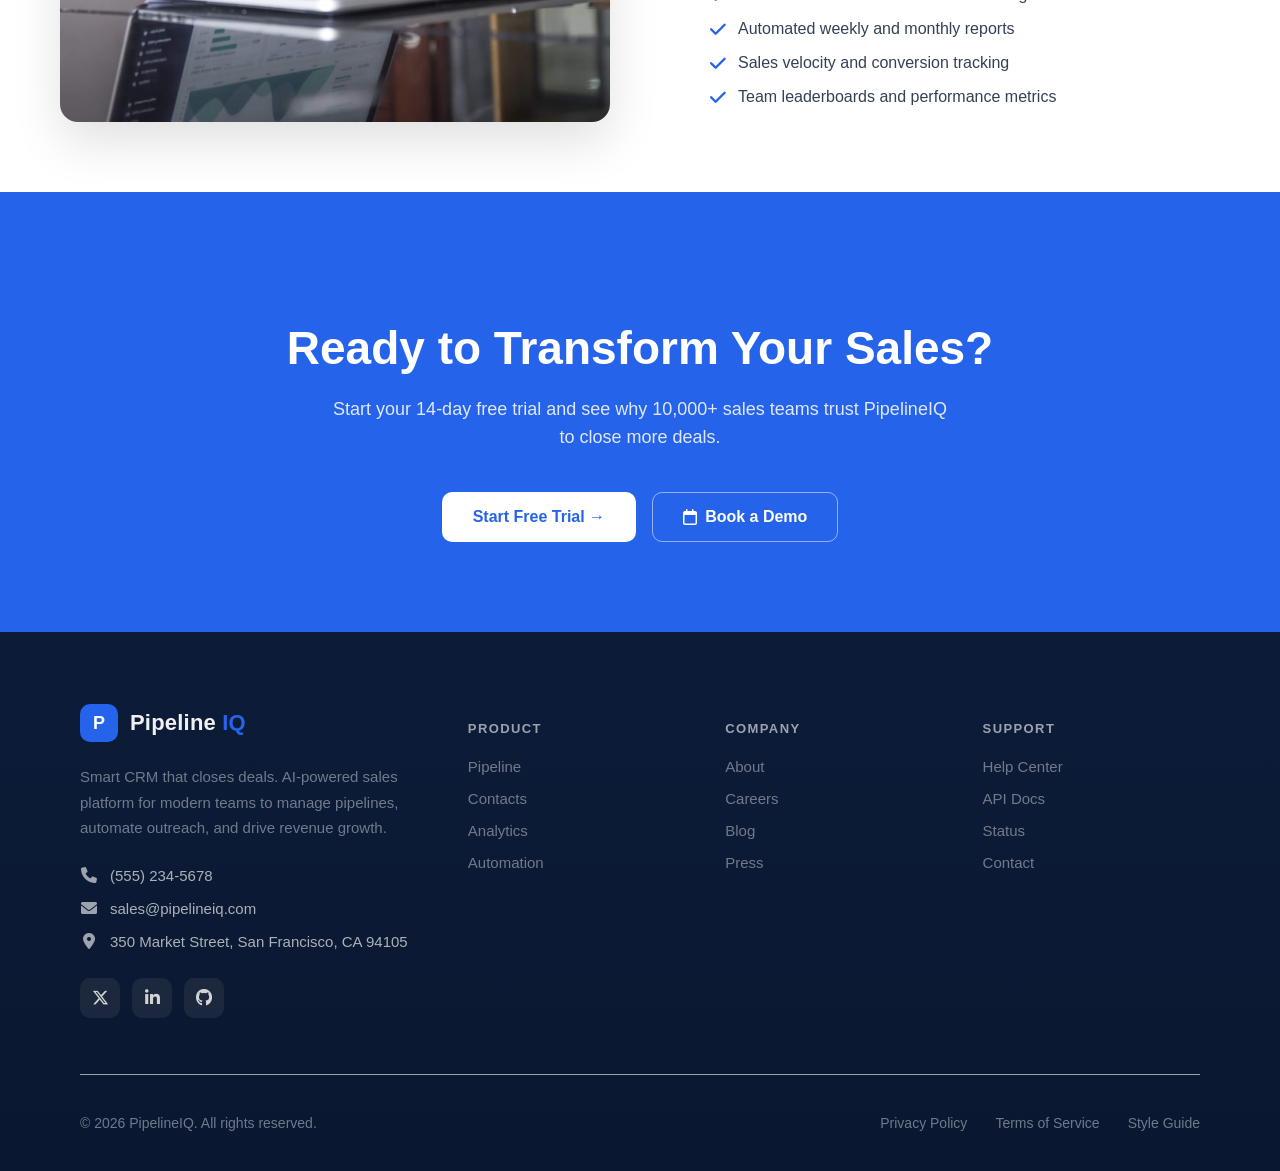
<file: FINAL PROJECT/features.html>
<html>
    <html lang="en">
<head>
<meta charset="UTF-8">
<meta name="viewport" content="width=device-width, initial-scale=1.0">
<link rel="stylesheet" href="style.css">
<link rel="stylesheet" href="https://cdnjs.cloudflare.com/ajax/libs/font-awesome/6.4.2/css/all.min.css">
<link rel="preconnect" href="https://fonts.googleapis.com">
<link rel="preconnect" href="https://fonts.gstatic.com" crossorigin>
<link href="https://fonts.googleapis.com/css2?family=Amatic+SC:wght@400;700&display=swap" rel="stylesheet">
<link rel="stylesheet" href="https://cdnjs.cloudflare.com/ajax/libs/font-awesome/6.0.0/css/all.min.css">
<title>Pipeline IQ</title>
</head>
<body>

    <nav class="navbar">
    <div class="logo-icon"><span>P</span></div>
      <div class="logo">Pipeline <span>IQ</span></div>
      </div>
 
  <ul class="nav-links">
    <li><a href="index.html">Home</a></li>
    <li><a href="features.html" class="active">Features</a></li>
    <li><a href="Pricing.html">Pricing</a></li>
    <li><a href="integration.html">Integration</a></li>
    <li><a href="About.html" target="_self">About</a></li>
    <li><a href="blog.html">Blog</a></li>
    <li><a href="contact.html">Contact Us</a></li>
    
  </ul>
  <input type="checkbox" id="darkToggle" hidden>
<label for="darkToggle" class="dark-btn">
  <i class="fa-solid fa-moon"></i>
  <i class="fa-solid fa-sun"></i>
</label>
<button class="btn">Start Free Trial</button>
</nav>
<section class="cta">
  <h2 class="cta-title">Platform Features</h2>
  <p class="cta-sub">Discover the powerful tools and capabilities that make PipelineIQ the preferred CRM for modern sales teams.</p>

  <div class="crumb">
    <a href="index.html">Home</a>
    <span>/</span>
    <span class="crumb-current">Features</span>
  </div>
</section>
<section class="feat">
  <div class="feat-head">
    <h2 class="feat-title">Everything You Need to Close More Deals</h2>
    <p class="feat-sub">PipelineIQ combines AI-powered insights with intuitive design to help your sales team work smarter, not harder. From lead capture to deal closure, every stage of your pipeline is optimized for success.</p>
  </div>

  <div class="feat-grid">
    <div class="feat-card">
      <div class="feat-icon"><i class="fa-solid fa-chart-column"></i></div>
      <h3 class="feat-card-title">10,000+ Active Teams</h3>
      <p class="feat-card-desc">Trusted by sales teams worldwide to manage their pipeline and close deals faster than ever before.</p>
    </div>

    <div class="feat-card">
      <div class="feat-icon"><i class="fa-solid fa-circle-check"></i></div>
      <h3 class="feat-card-title">99.9% Uptime SLA</h3>
      <p class="feat-card-desc">Enterprise-grade reliability with SOC 2 compliance and redundant infrastructure across multiple regions.</p>
    </div>

    <div class="feat-card">
      <div class="feat-icon"><i class="fa-solid fa-users"></i></div>
      <h3 class="feat-card-title">24/7 Expert Support</h3>
      <p class="feat-card-desc">Dedicated customer success team with average response time under 5 minutes for all plan levels.</p>
    </div>
  </div>
</section>
<section class="split">
    <div class="split-text">
      <span class="split-badge">Pipeline Management</span>
      <h2 class="split-title">Visual Pipeline That Drives Results</h2>
      <p class="split-desc">Drag-and-drop deal management with customizable stages, automated workflows, and real-time revenue forecasting that keeps your entire team aligned.</p>
      <ul class="split-list">
        <li><i class="fa-solid fa-check"></i> Drag-and-drop Kanban boards</li>
        <li><i class="fa-solid fa-check"></i> Custom deal stages and workflows</li>
        <li><i class="fa-solid fa-check"></i> Weighted revenue forecasting</li>
        <li><i class="fa-solid fa-check"></i> Automated deal rot alerts</li>
      </ul>
    </div>
    <div class="split-media">
      <img src="images/1.jpg" alt="Pipeline">
    </div>
  </section>

 
  <section class="split reverse">
    <div class="split-text">
      <span class="split-badge">AI Intelligence</span>
      <h2 class="split-title">AI That Actually Helps You Sell</h2>
      <p class="split-desc">Machine learning models trained on millions of sales interactions to predict deal outcomes, recommend next best actions, and score leads automatically.</p>
      <ul class="split-list">
        <li><i class="fa-solid fa-check"></i> Predictive lead scoring with 92% accuracy</li>
        <li><i class="fa-solid fa-check"></i> Smart email suggestions and templates</li>
        <li><i class="fa-solid fa-check"></i> Deal win probability forecasting</li>
        <li><i class="fa-solid fa-check"></i> Conversation intelligence and coaching</li>
      </ul>
    </div>
    <div class="split-media">
      <img src="images/2.jpg" alt="AI">
    </div>
  </section>

 
  <section class="split">
    <div class="split-text">
      <span class="split-badge">Email Automation</span>
      <h2 class="split-title">Personalized Outreach at Scale</h2>
      <p class="split-desc">Build multi-step email sequences with dynamic personalization, A/B testing, and intelligent send-time optimization to maximize engagement.</p>
      <ul class="split-list">
        <li><i class="fa-solid fa-check"></i> Multi-step drip campaigns</li>
        <li><i class="fa-solid fa-check"></i> Real-time open and click tracking</li>
        <li><i class="fa-solid fa-check"></i> A/B testing with statistical significance</li>
        <li><i class="fa-solid fa-check"></i> Gmail and Outlook native integration</li>
      </ul>
    </div>
    <div class="split-media">
      <img src="images/3.jpg" alt="Email">
    </div>
  </section>


  <section class="split reverse">
    <div class="split-text">
      <span class="split-badge">Analytics</span>
      <h2 class="split-title">Data-Driven Sales Decisions</h2>
      <p class="split-desc">Real-time dashboards and custom reports that give you visibility into every aspect of your sales performance, from team activity to revenue trends.</p>
      <ul class="split-list">
        <li><i class="fa-solid fa-check"></i> Custom dashboard builder with 50+ widgets</li>
        <li><i class="fa-solid fa-check"></i> Automated weekly and monthly reports</li>
        <li><i class="fa-solid fa-check"></i> Sales velocity and conversion tracking</li>
        <li><i class="fa-solid fa-check"></i> Team leaderboards and performance metrics</li>
      </ul>
    </div>
    <div class="split-media">
      <img src="images/4.jpg" alt="Analytics">
    </div>
  </section>
  <section class="cta">
  <h2 class="cta-title">Ready to Transform Your Sales?</h2>
  <p class="cta-sub">Start your 14-day free trial and see why 10,000+ sales teams trust PipelineIQ to close more deals.</p>

  <div class="cta-actions">
    <button class="cta-btn cta-btn-primary">Start Free Trial &rarr;</button>
    <button class="cta-btn cta-btn-secondary"><i class="fa-regular fa-calendar"></i> Book a Demo</button>
  </div>
</section>
<footer class="footer">
  <div class="footer__inner">
    <div class="footer__grid">

      <div class="brand">
        <div class="brand__logo">
          <div class="brand__mark">P</div>
          <div class="brand__name">Pipeline <span class="iq">IQ</span></div>
        </div>
        <p class="brand__desc">
          Smart CRM that closes deals. AI-powered sales platform for modern teams to
          manage pipelines, automate outreach, and drive revenue growth.
        </p>

        <ul class="contact">
          <li><i class="fa-solid fa-phone"></i><a href="tel:+15552345678">(555) 234-5678</a></li>
          <li><i class="fa-solid fa-envelope"></i><a href="mailto:sales@pipelineiq.com">sales@pipelineiq.com</a></li>
          <li><i class="fa-solid fa-location-dot"></i><span>350 Market Street, San Francisco, CA 94105</span></li>
        </ul>

        <div class="socials">
          <a href="#" aria-label="X"><i class="fa-brands fa-x-twitter"></i></a>
          <a href="#" aria-label="LinkedIn"><i class="fa-brands fa-linkedin-in"></i></a>
          <a href="#" aria-label="GitHub"><i class="fa-brands fa-github"></i></a>
        </div>
      </div>

      <div class="col">
        <h4 class="col__title">Product</h4>
        <ul class="col__links">
          <li><a href="#">Pipeline</a></li>
          <li><a href="#">Contacts</a></li>
          <li><a href="#">Analytics</a></li>
          <li><a href="#">Automation</a></li>
        </ul>
      </div>

      <div class="col">
        <h4 class="col__title">Company</h4>
        <ul class="col__links">
          <li><a href="#">About</a></li>
          <li><a href="#">Careers</a></li>
          <li><a href="#">Blog</a></li>
          <li><a href="#">Press</a></li>
        </ul>
      </div>

      <div class="col">
        <h4 class="col__title">Support</h4>
        <ul class="col__links">
          <li><a href="#">Help Center</a></li>
          <li><a href="#">API Docs</a></li>
          <li><a href="#">Status</a></li>
          <li><a href="#">Contact</a></li>
        </ul>
      </div>

    </div>

    <div class="footer__bottom">
      <p class="copyright">© 2026 PipelineIQ. All rights reserved.</p>
      <nav class="legal">
        <a href="#">Privacy Policy</a>
        <a href="#">Terms of Service</a>
        <a href="#">Style Guide</a>
      </nav>
    </div>
  </div>
</footer>
</body>
</file>
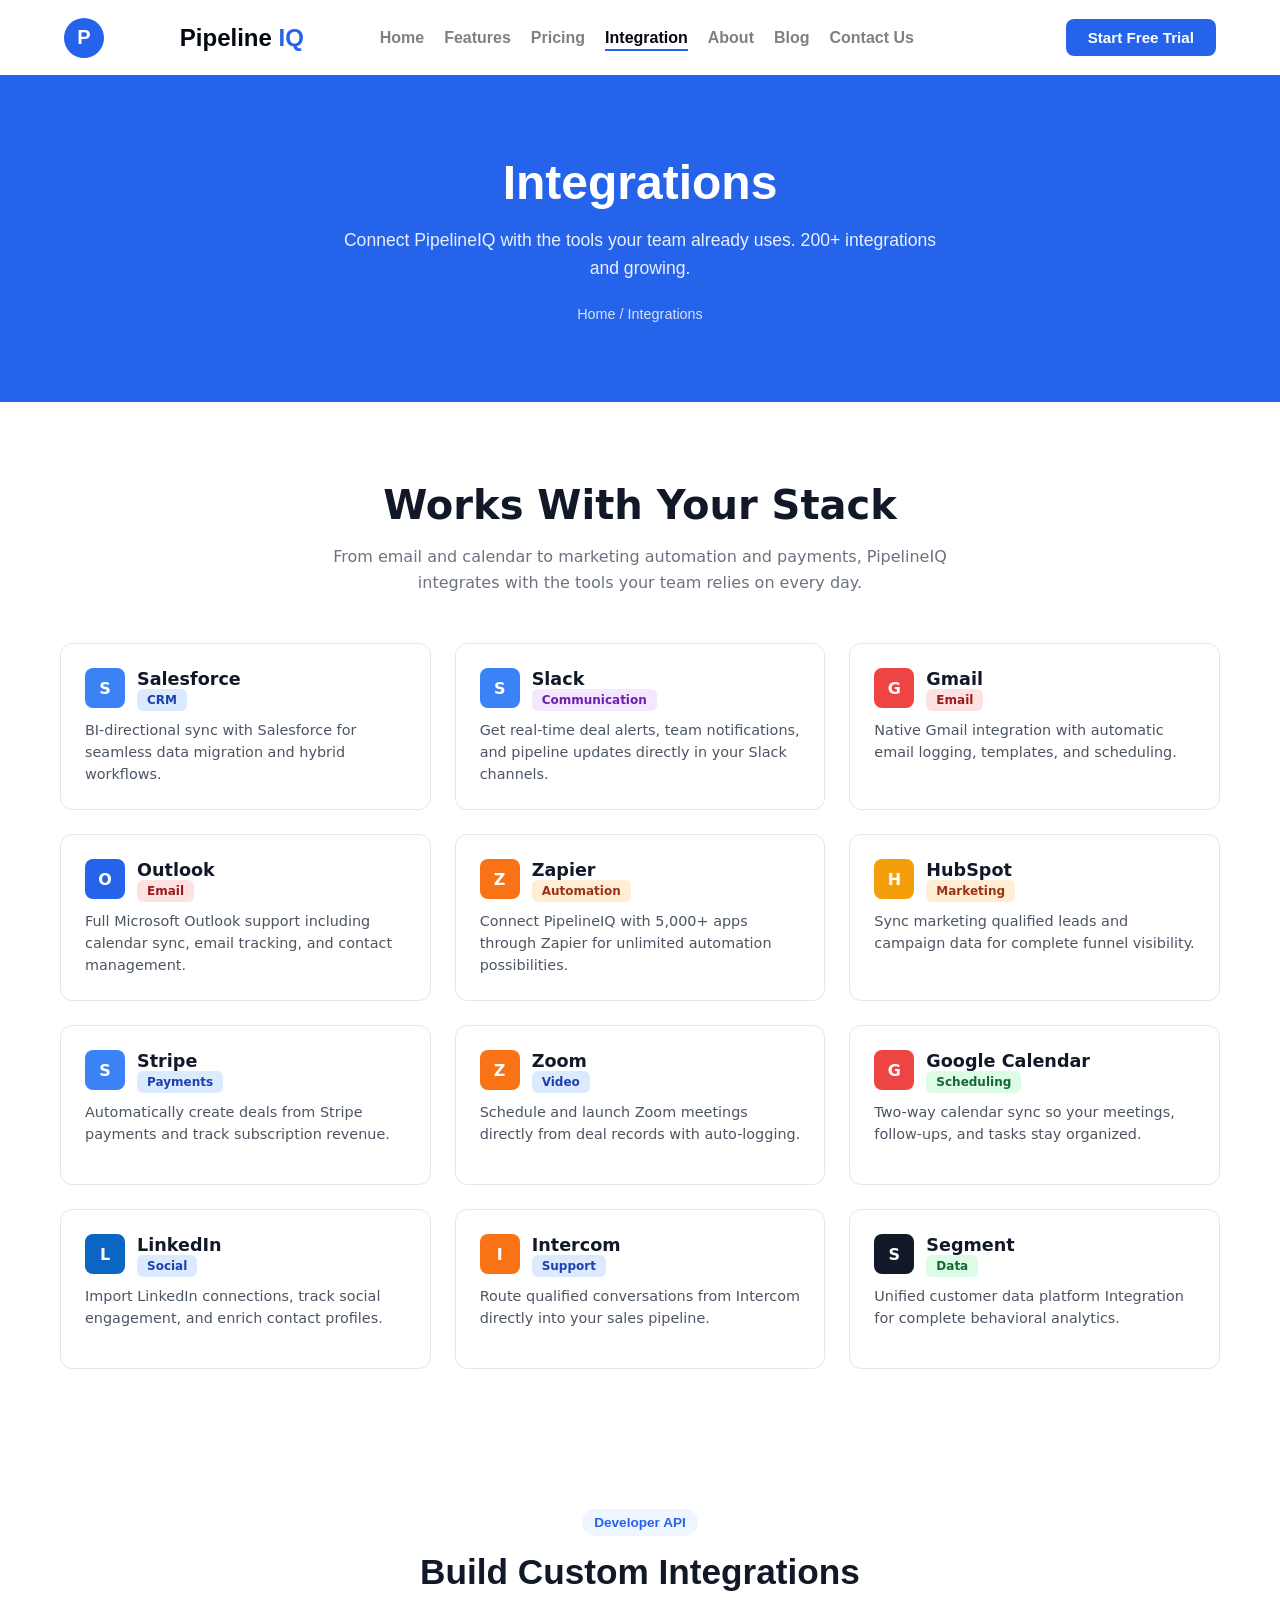
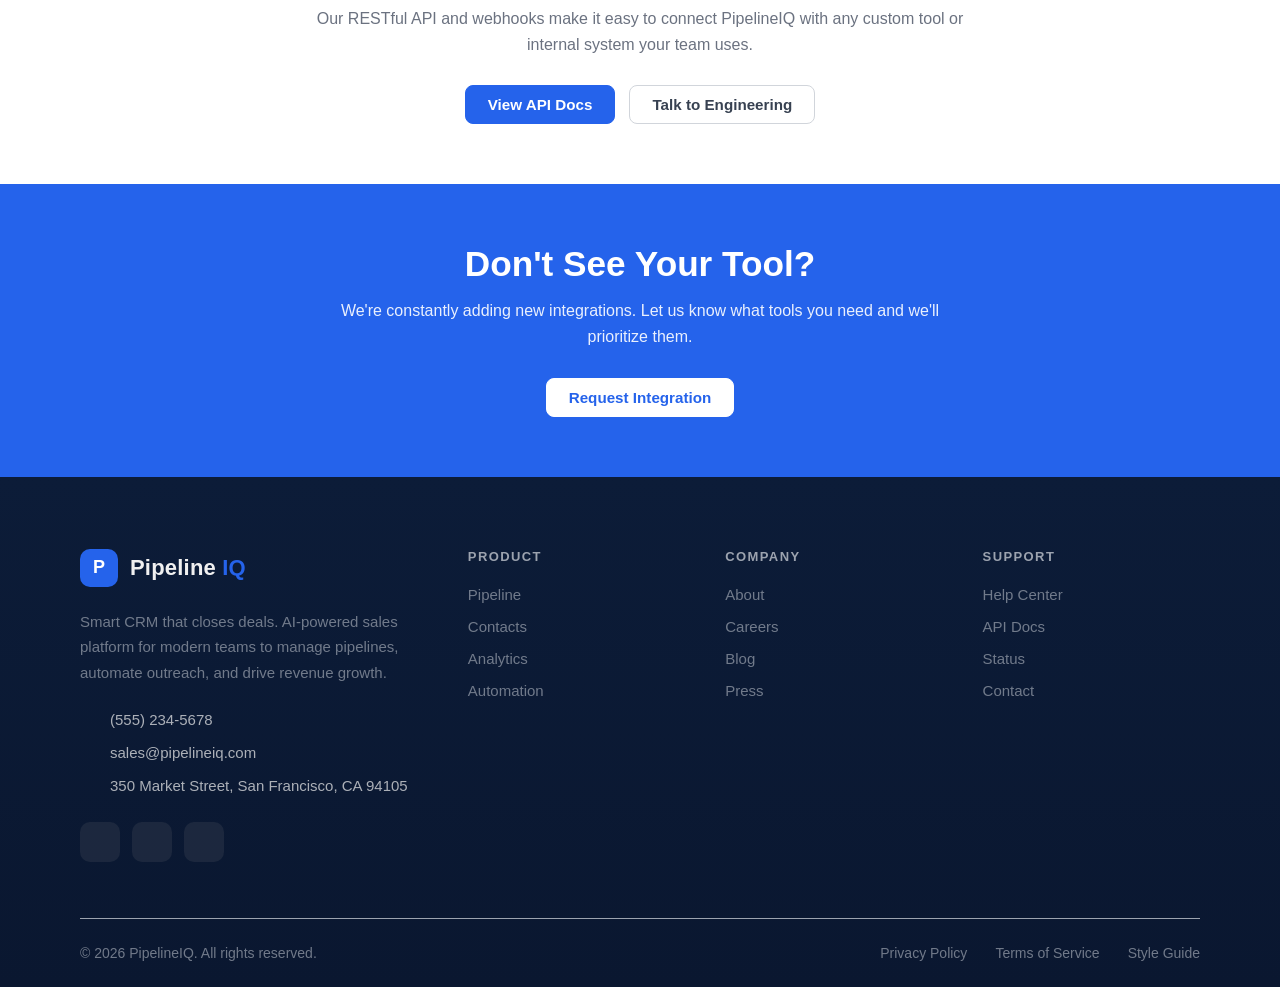
<file: FINAL PROJECT/integration.html>
<!DOCTYPE html>
 <html lang="en">
 <head>
    <link rel="stylesheet" href="css/style.css">

    <meta charset="UTF-8">
    <meta name="viewport" content="width=device-width, initial-scale=1.0">
    <title>Document</title>
 </head>
 <body>
    <!-- naaaaaaaaaaaaaaaaaaav -->
   <nav class="navbar">
    <div class="logo-icon"><span>P</span></div>
      <div class="logo">Pipeline <span>IQ</span></div>
      </div>
 
  <ul class="nav-links">
    <li><a href="index.html">Home</a></li>
    <li><a href="features.html">Features</a></li>
    <li><a href="Pricing.html">Pricing</a></li>
    <li><a href="integration.html" class="active">Integration</a></li>
    <li><a href="About.html">About</a></li>
    <li><a href="blog.html">Blog</a></li>
    <li><a href="contact.html">Contact Us</a></li>
    
  </ul>
  <input type="checkbox" id="darkToggle" hidden>
<label for="darkToggle" class="dark-btn">
  <i class="fa-solid fa-moon"></i>
  <i class="fa-solid fa-sun"></i>
</label>
<button class="btn">Start Free Trial</button>
</nav>
<!-- ============================ -->
 <section class="page-hero">
  <div class="container">
    <h1>Integrations</h1>
    <p>Connect PipelineIQ with the tools your team already uses. 200+ integrations and growing.</p>
    <nav class="breadcrumb">
      <a href="#">Home</a> / <span>Integrations</span>
    </nav>
  </div>
</section>
<!-- ========================= -->
 <section class="integrations">
  <div class="container">
    <h2>Works With Your Stack</h2>
    <p>From email and calendar to marketing automation and payments, PipelineIQ integrates with the tools your team relies on every day.</p>
    <div class="grid">
      <div class="card">
        <div class="card-header"><div class="icon s">S</div><div><h3>Salesforce</h3><span class="tag crm">CRM</span></div></div>
        <p>BI-directional sync with Salesforce for seamless data migration and hybrid workflows.</p>
      </div>
      <div class="card">
        <div class="card-header"><div class="icon s">S</div><div><h3>Slack</h3><span class="tag comm">Communication</span></div></div>
        <p>Get real-time deal alerts, team notifications, and pipeline updates directly in your Slack channels.</p>
      </div>
      <div class="card">
        <div class="card-header"><div class="icon g">G</div><div><h3>Gmail</h3><span class="tag email">Email</span></div></div>
        <p>Native Gmail integration with automatic email logging, templates, and scheduling.</p>
      </div>
      <div class="card">
        <div class="card-header"><div class="icon o">O</div><div><h3>Outlook</h3><span class="tag email">Email</span></div></div>
        <p>Full Microsoft Outlook support including calendar sync, email tracking, and contact management.</p>
      </div>
      <div class="card">
        <div class="card-header"><div class="icon z">Z</div><div><h3>Zapier</h3><span class="tag auto">Automation</span></div></div>
        <p>Connect PipelineIQ with 5,000+ apps through Zapier for unlimited automation possibilities.</p>
      </div>
      <div class="card">
        <div class="card-header"><div class="icon h">H</div><div><h3>HubSpot</h3><span class="tag market">Marketing</span></div></div>
        <p>Sync marketing qualified leads and campaign data for complete funnel visibility.</p>
      </div>
      <div class="card">
        <div class="card-header"><div class="icon s">S</div><div><h3>Stripe</h3><span class="tag pay">Payments</span></div></div>
        <p>Automatically create deals from Stripe payments and track subscription revenue.</p>
      </div>
      <div class="card">
        <div class="card-header"><div class="icon z">Z</div><div><h3>Zoom</h3><span class="tag video">Video</span></div></div>
        <p>Schedule and launch Zoom meetings directly from deal records with auto-logging.</p>
      </div>
      <div class="card">
        <div class="card-header"><div class="icon g">G</div><div><h3>Google Calendar</h3><span class="tag sched">Scheduling</span></div></div>
        <p>Two-way calendar sync so your meetings, follow-ups, and tasks stay organized.</p>
      </div>
      <div class="card">
        <div class="card-header"><div class="icon l">L</div><div><h3>LinkedIn</h3><span class="tag social">Social</span></div></div>
        <p>Import LinkedIn connections, track social engagement, and enrich contact profiles.</p>
      </div>
      <div class="card">
        <div class="card-header"><div class="icon i">I</div><div><h3>Intercom</h3><span class="tag support">Support</span></div></div>
        <p>Route qualified conversations from Intercom directly into your sales pipeline.</p>
      </div>
      <div class="card">
        <div class="card-header"><div class="icon s2">S</div><div><h3>Segment</h3><span class="tag data">Data</span></div></div>
        <p>Unified customer data platform Integration for complete behavioral analytics.</p>
      </div>
    </div>
  </div>
</section>
<!-- ============== -->
 <section class="api-section">
  <div class="container">
    <span class="badge">Developer API</span>
    <h2>Build Custom Integrations</h2>
    <p>Our RESTful API and webhooks make it easy to connect PipelineIQ with any custom tool or internal system your team uses.</p>
    <div class="buttons">
      <a href="#" class="btn btn-primary">View API Docs</a>
      <a href="#" class="btn btn-outline">Talk to Engineering</a>
    </div>
  </div>
</section>

<section class="cta-section">
  <div class="container">
    <h2>Don't See Your Tool?</h2>
    <p>We're constantly adding new integrations. Let us know what tools you need and we'll prioritize them.</p>
    <a href="#" class="btn btn-white">Request Integration</a>
  </div>
</section>
<!-- =================== -->

<footer class="footer">
  <div class="footer__inner">
    <div class="footer__grid">

      <div class="brand">
        <div class="brand__logo">
          <div class="brand__mark">P</div>
          <div class="brand__name">Pipeline <span class="iq">IQ</span></div>
        </div>
        <p class="brand__desc">
          Smart CRM that closes deals. AI-powered sales platform for modern teams to
          manage pipelines, automate outreach, and drive revenue growth.
        </p>

        <ul class="contact">
          <li><i class="fa-solid fa-phone"></i><a href="tel:+15552345678">(555) 234-5678</a></li>
          <li><i class="fa-solid fa-envelope"></i><a href="mailto:sales@pipelineiq.com">sales@pipelineiq.com</a></li>
          <li><i class="fa-solid fa-location-dot"></i><span>350 Market Street, San Francisco, CA 94105</span></li>
        </ul>

        <div class="socials">
          <a href="#" aria-label="X"><i class="fa-brands fa-x-twitter"></i></a>
          <a href="#" aria-label="LinkedIn"><i class="fa-brands fa-linkedin-in"></i></a>
          <a href="#" aria-label="GitHub"><i class="fa-brands fa-github"></i></a>
        </div>
      </div>

      <div class="col">
        <h4 class="col__title">Product</h4>
        <ul class="col__links">
          <li><a href="#">Pipeline</a></li>
          <li><a href="#">Contacts</a></li>
          <li><a href="#">Analytics</a></li>
          <li><a href="#">Automation</a></li>
        </ul>
      </div>

      <div class="col">
        <h4 class="col__title">Company</h4>
        <ul class="col__links">
          <li><a href="#">About</a></li>
          <li><a href="#">Careers</a></li>
          <li><a href="#">Blog</a></li>
          <li><a href="#">Press</a></li>
        </ul>
      </div>

      <div class="col">
        <h4 class="col__title">Support</h4>
        <ul class="col__links">
          <li><a href="#">Help Center</a></li>
          <li><a href="#">API Docs</a></li>
          <li><a href="#">Status</a></li>
          <li><a href="#">Contact</a></li>
        </ul>
      </div>

    </div>

    <div class="footer__bottom">
      <p class="copyright">©️ 2026 PipelineIQ. All rights reserved.</p>
      <nav class="legal">
        <a href="#">Privacy Policy</a>
        <a href="#">Terms of Service</a>
        <a href="#">Style Guide</a>
      </nav>
    </div>
  </div>
</footer>



<script src="js/script.js"></script>
 </body>
 </html>
</file>
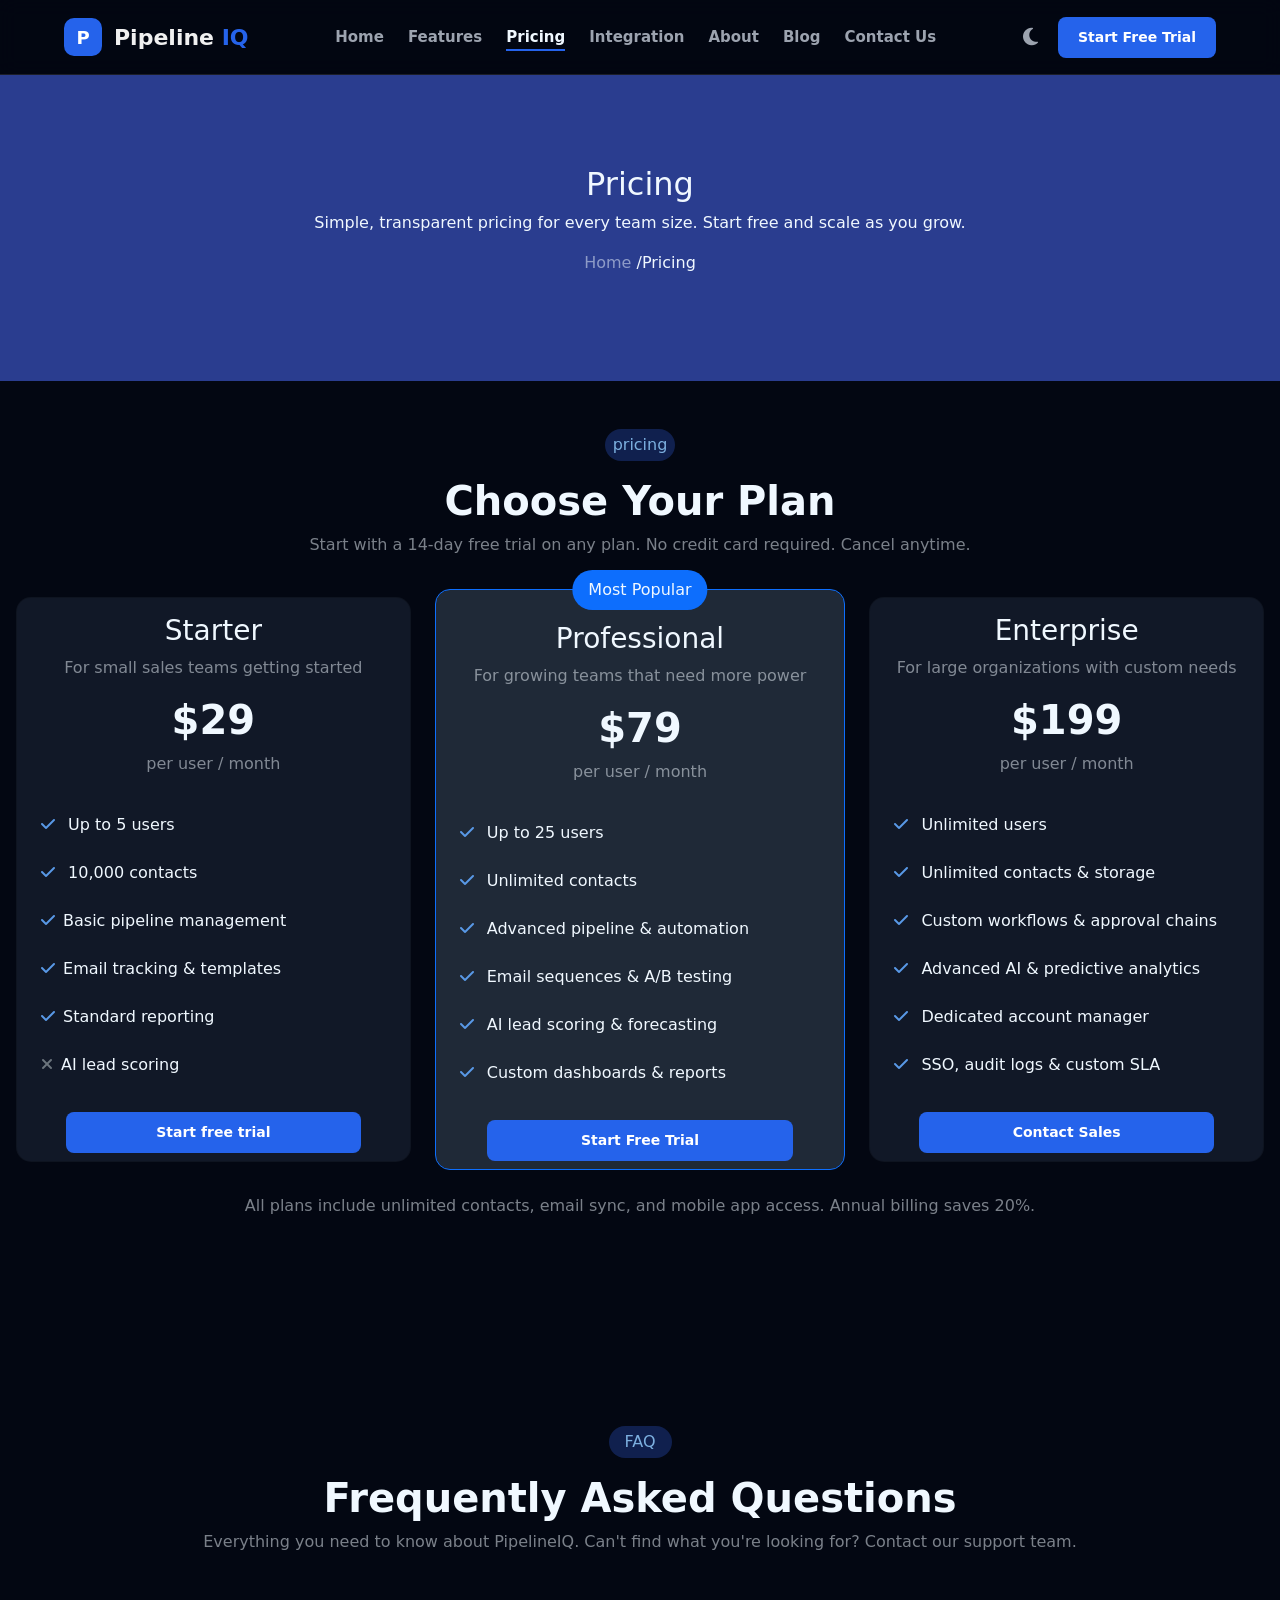
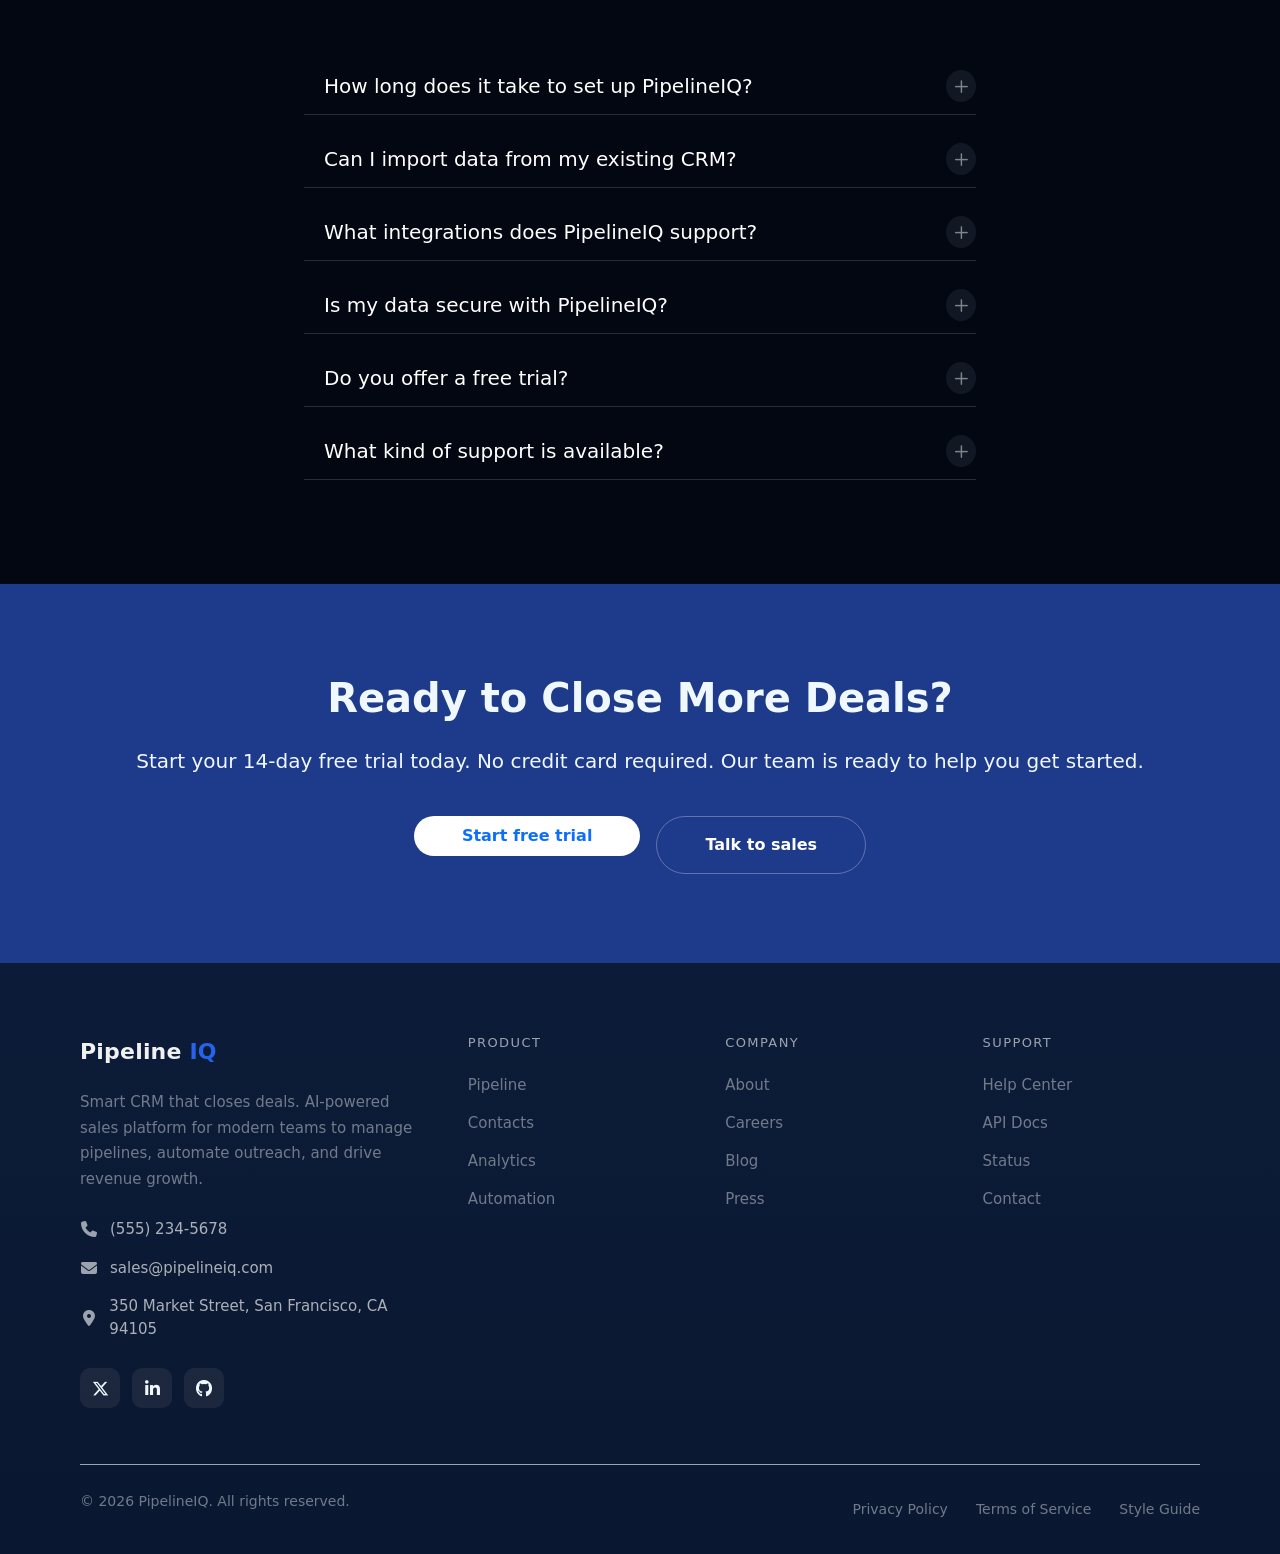
<file: FINAL PROJECT/Pricing.html>
<!DOCTYPE html>
<html lang="en">

<head>
    <meta charset="UTF-8">
    <meta name="viewport" content="width=device-width, initial-scale=1.0">
    <link rel="stylesheet" href="css/bootstrap.min.css">
    <link rel="stylesheet" href="css/Pricing.css">
    <link rel="stylesheet" href="https://cdnjs.cloudflare.com/ajax/libs/font-awesome/6.5.1/css/all.min.css" />
    <title>pricing</title>
    <link rel="icon" type="image/x-icon" href="../images/pipeliniq-icon.png">
</head>

<body>
<nav class="navbar">
  <!-- Logo Section -->
  <div class="logo-container">
    <div class="logo-icon"><span>P</span></div>
    <div class="logo">Pipeline <span>IQ</span></div>
  </div>

  <input type="checkbox" id="menuToggle" hidden />

  <!-- Navigation Links -->
  <ul class="nav-links">
    <li><a href="index.html" >Home</a></li>
    <li><a href="features.html">Features</a></li>
    <li><a href="Pricing.html" class="active">Pricing</a></li>
    <li><a href="integration.html">Integration</a></li>
    <li><a href="About.html">About</a></li>
    <li><a href="blog.html">Blog</a></li>
    <li><a href="contact.html">Contact Us</a></li>
  </ul>

 
  <div class="nav-actions">
    <input type="checkbox" id="darkToggle" hidden />
    <label for="darkToggle" class="dark-btn">
      <i class="fa-solid fa-moon"></i>
      <i class="fa-solid fa-sun"></i>
    </label>
    
    <button class="btn">Start Free Trial</button>

    <!--  Icon for Mobile -->
    <label for="menuToggle" class="menu-btn">
      <i class="fa-solid fa-bars"></i>
    </label>
  </div>
</nav>
    <div class="pricing-sec1 d-flex flex-column  align-items-center m-auto" id="up">
        <h2> Pricing</h2>
        <p>Simple, transparent pricing for every team size. Start free and scale as you grow.</p>
        <p><a href="#"> Home </a>/Pricing</p>
    </div>
    <div class="pricing-sec2">
        <div class="sec2p1 d-flex flex-column  align-items-center mt-5">
            <p class="par1 rounded-4 text-center  px-2 py-1">pricing</p>
            <h2 class="fw-bolder fs-1">Choose Your Plan</h2>
            <p class="opacity-50 text-center fs-6"> Start with a 14-day free trial on any plan. No credit card required.
                Cancel
                anytime.</p>
        </div>
    </div>
    <div class="pricing-sec2p2">
        <div class="sec2p2 row g-3 m-auto text-center justify-content-center">

            <div class="col-lg-4 col-md-6 col-sm-9">
                <div class="card m-2">
                    
                    <div class="text-center cardp1">
                        <h3 class="pt-3">Starter</h3>
                        <p class="opacity-50">For small sales teams getting started</p>
                        <h3 class="fw-bolder fs-1">$29</h3>
                        <p class="opacity-50">per user / month</p>

                        <div class="cardp2 d-flex flex-column align-items-start p-3">
                            <p> <i class="fa-solid fa-check p-2 "></i> Up to 5 users</p>
                            <p> <i class="fa-solid fa-check p-2"></i> 10,000 contacts</p>
                            <p> <i class="fa-solid fa-check p-2"></i>Basic pipeline management</p>
                            <P> <i class="fa-solid fa-check p-2"></i>Email tracking & templates</P>
                            <p><i class="fa-solid fa-check p-2"></i>Standard reporting</p>
                            <p><i class="fa-solid fa-xmark p-2 text-secondary"></i>AI lead scoring</p>
                        </div>
                        <div class="text-center card-btn  mb-2 w-75 m-auto">
                            <button class="w-100 btn text-white ">Start free trial</button>
                        </div>
                    </div>

                </div>
            </div>

            <!-- Card 2: Professional -->
            <div class="col-lg-4 col-md-6 col-sm-9">
                <div class="card2 mb-2  position-relative border-1 border border-primary">
                    <!-- Most Popular Badge -->
                    <span class="position-absolute top-0 start-50 translate-middle  rounded-pill bg-primary px-3 py-2">
                        Most Popular
                    </span>

                    <div class="text-center cardp1 pt-3">
                        <h3 class="pt-3">Professional</h3>
                        <p class="opacity-50">For growing teams that need more power</p>
                        <h3 class="fw-bolder fs-1">$79</h3>
                        <p class="opacity-50">per user / month</p>

                        <div class="cardp2 d-flex flex-column align-items-start p-3">
                            <p><i class="fa-solid fa-check p-2"></i> Up to 25 users</p>
                            <p><i class="fa-solid fa-check p-2"></i> Unlimited contacts</p>
                            <p><i class="fa-solid fa-check p-2"></i> Advanced pipeline & automation</p>
                            <p><i class="fa-solid fa-check p-2"></i> Email sequences & A/B testing</p>
                            <p><i class="fa-solid fa-check p-2"></i> AI lead scoring & forecasting</p>
                            <p><i class="fa-solid fa-check p-2"></i> Custom dashboards & reports</p>
                        </div>

                        <div class="text-center card-btn mb-2 w-75 m-auto">
                            <button class="w-100 btn btn-primary text-white">Start Free Trial</button>
                        </div>
                    </div>
                </div>
            </div>
            <!-- Card 3: Enterprise -->
            <div class="col-lg-4 col-md-6 col-sm-9">
                <div class="card m-2">
                    <div class="text-center cardp1">
                        <h3 class="pt-3">Enterprise</h3>
                        <p class="opacity-50">For large organizations with custom needs</p>
                        <h3 class="fw-bolder fs-1">$199</h3>
                        <p class="opacity-50">per user / month</p>

                        <div class="cardp2 d-flex flex-column align-items-start p-3">
                            <p><i class="fa-solid fa-check p-2"></i> Unlimited users</p>
                            <p><i class="fa-solid fa-check p-2"></i> Unlimited contacts & storage</p>
                            <p><i class="fa-solid fa-check p-2"></i> Custom workflows & approval chains</p>
                            <p><i class="fa-solid fa-check p-2"></i> Advanced AI & predictive analytics</p>
                            <p><i class="fa-solid fa-check p-2"></i> Dedicated account manager</p>
                            <p><i class="fa-solid fa-check p-2"></i> SSO, audit logs & custom SLA</p>
                        </div>

                        <div class="text-center card-btn mb-2 w-75 m-auto">
                            <button class="w-100 btn text-white">Contact Sales</button>
                        </div>
                    </div>
                </div>
            </div>
            <p class="opacity-50">All plans include unlimited contacts, email sync, and mobile app access. Annual
                billing saves 20%.</p>

        </div>
    </div>
    <div class="pricing-sec3 mb-5">
        <div class="sec3-p1 d-flex flex-column align-items-center text-center">
            <p class="par1 rounded-4 px-3 py-1">FAQ</p>
            <h2 class="fw-bolder fs-1">Frequently Asked Questions</h2>
            <p class="opacity-50 fs-6">
                Everything you need to know about PipelineIQ. Can't find what you're looking for? Contact our support
                team.
            </p>
        </div>
    </div>
    <div class="sec3p2  px-3 px-sm-2 px-lg-5 py-4  m-auto ">
        <div class="accordion accordion-flush" id="accordionFlushExample">

            <!-- Question 1 -->
            <div class="accordion-item my-3 bg-transparent border-bottom border-white border-opacity-10">
                <h2 class="accordion-header">
                    <button
                        class="accordion-button collapsed fw-medium fs-5 position-relative bg-transparent text-white shadow-none"
                        type="button" data-bs-toggle="collapse" data-bs-target="#flush-collapseOne"
                        aria-expanded="false" aria-controls="flush-collapseOne">
                        How long does it take to set up PipelineIQ?
                        <i
                            class="plus-rotate fa-solid fa-plus position-absolute top-50 end-0 translate-middle-y rounded-2 bg-black p-2 fw-lighter fs-6"></i>
                    </button>
                </h2>
                <div id="flush-collapseOne" class="accordion-collapse collapse" data-bs-parent="#accordionFlushExample">
                    <div class="accordion-body text-white-50">
                        Most teams are up and running within a day. Our guided onboarding wizard walks you through
                        importing contacts, setting up your pipeline stages, and connecting integrations. Enterprise
                        customers get a dedicated onboarding specialist to ensure a smooth transition. </div>
                </div>
            </div>

            <!-- Question 2 -->
            <div class="accordion-item my-3 bg-transparent border-bottom border-white border-opacity-10">
                <h2 class="accordion-header">
                    <button
                        class=" accordion-button collapsed fw-medium fs-5 position-relative bg-transparent text-white shadow-none"
                        type="button" data-bs-toggle="collapse" data-bs-target="#flush-collapseTwo"
                        aria-expanded="false" aria-controls="flush-collapseTwo">
                        Can I import data from my existing CRM?
                        <i
                            class="plus-rotate fa-solid fa-plus position-absolute top-50 end-0 translate-middle-y rounded-2 bg-black p-2 fw-lighter fs-6"></i>
                    </button>
                </h2>
                <div id="flush-collapseTwo" class="accordion-collapse collapse" data-bs-parent="#accordionFlushExample">
                    <div class="accordion-body text-white-50">
                        Yes, PipelineIQ supports one-click imports from Salesforce, HubSpot, Pipedrive, and most other
                        CRM platforms. You can also import data via CSV files or our REST API. All your contacts, deals,
                        and history transfer seamlessly.
                    </div>
                </div>
            </div>

            <!-- Question 3 -->
            <div class="accordion-item my-3 bg-transparent border-bottom border-white border-opacity-10">
                <h2 class="accordion-header">
                    <button
                        class=" accordion-button collapsed fw-medium fs-5 position-relative bg-transparent text-white shadow-none"
                        type="button" data-bs-toggle="collapse" data-bs-target="#flush-collapseThree"
                        aria-expanded="false" aria-controls="flush-collapseThree">
                        What integrations does PipelineIQ support?
                        <i
                            class="plus-rotate fa-solid fa-plus position-absolute top-50 end-0 translate-middle-y rounded-2 bg-black p-2 fw-lighter fs-6"></i>
                    </button>
                </h2>
                <div id="flush-collapseThree" class="accordion-collapse collapse"
                    data-bs-parent="#accordionFlushExample">
                    <div class="accordion-body text-white-50">
                        We integrate with 200+ tools including Gmail, Outlook, Slack, Zoom, Zapier, Salesforce,
                        QuickBooks, and more. Our open API also allows you to build custom integrations for your
                        specific tech stack.
                    </div>
                </div>
            </div>

            <!-- Question 4 -->
            <div class="accordion-item my-3 bg-transparent border-bottom border-white border-opacity-10">
                <h2 class="accordion-header">
                    <button
                        class=" accordion-button collapsed fw-medium fs-5 position-relative bg-transparent text-white shadow-none"
                        type="button" data-bs-toggle="collapse" data-bs-target="#flush-collapseFour"
                        aria-expanded="false" aria-controls="flush-collapseFour">
                        Is my data secure with PipelineIQ?
                        <i
                            class="plus-rotate fa-solid fa-plus position-absolute top-50 end-0 translate-middle-y rounded-2 bg-black p-2 fw-lighter fs-6"></i>
                    </button>
                </h2>
                <div id="flush-collapseFour" class="accordion-collapse collapse"
                    data-bs-parent="#accordionFlushExample">
                    <div class="accordion-body text-white-50">
                        Absolutely. We use bank-level AES-256 encryption, SOC 2 Type II compliance, and GDPR-compliant
                        data handling. Your data is backed up in real-time across multiple geographic regions with 99.9%
                        uptime guaranteed.
                    </div>
                </div>
            </div>

            <!-- Question 5 -->
            <div class="accordion-item my-3 bg-transparent border-bottom border-white border-opacity-10">
                <h2 class="accordion-header">
                    <button
                        class=" accordion-button collapsed fw-medium fs-5 position-relative bg-transparent text-white shadow-none"
                        type="button" data-bs-toggle="collapse" data-bs-target="#flush-collapseFive"
                        aria-expanded="false" aria-controls="flush-collapseFive">
                        Do you offer a free trial?
                        <i
                            class="plus-rotate fa-solid fa-plus position-absolute top-50 end-0 translate-middle-y rounded-2 bg-black p-2 fw-lighter fs-6"></i>
                    </button>
                </h2>
                <div id="flush-collapseFive" class="accordion-collapse collapse"
                    data-bs-parent="#accordionFlushExample">
                    <div class="accordion-body text-white-50">
                        Yes, we offer a 14-day free trial on all plans with no credit card required. You get full access
                        to all features so you can evaluate PipelineIQ with your real data and workflows before
                        committing.
                    </div>
                </div>
            </div>

            <!-- Question 6 -->
            <div class="accordion-item my-3 bg-transparent border-bottom border-white border-opacity-10">
                <h2 class="accordion-header">
                    <button
                        class=" accordion-button collapsed fw-medium fs-5 position-relative bg-transparent text-white shadow-none"
                        type="button" data-bs-toggle="collapse" data-bs-target="#flush-collapseSix"
                        aria-expanded="false" aria-controls="flush-collapseSix">
                        What kind of support is available?
                        <i
                            class="plus-rotate fa-solid fa-plus position-absolute top-50 end-0 translate-middle-y rounded-2 bg-black p-2 fw-lighter fs-6"></i>
                    </button>
                </h2>
                <div id="flush-collapseSix" class="accordion-collapse collapse" data-bs-parent="#accordionFlushExample">
                    <div class="accordion-body text-white-50">
                        All plans include email support with 24-hour response times. Professional plans get priority
                        chat support, and Enterprise customers receive a dedicated account manager, phone support, and
                        custom training sessions for their team.


                    </div>
                </div>
            </div>

        </div>
    </div>
    <div class="sec4 d-flex flex-column align-items-center ">
        <h2 class="fs-1 fw-bolder mb-4">Ready to Close More Deals?</h2>
        <p class="fs-5 text-center">Start your 14-day free trial today. No credit card required. Our team is ready to
            help you get started.</p>
        <div class="sec4-btn mt-4 d-flex">
            <A href="contact.html"> <button
                class=" start-button border-0 me-3 pt-2 pb-2 ps-5 pe-5 bg-white rounded-5 fw-bold text-primary">Start
                free trial</button></A> 
            <A href="contact.html"><button class="talk-button pt-3 pb-3 ps-5 pe-5 bg-white rounded-5 bg-transparent fw-bold text-white">Talk to
                sales</button></A>
                    
        </div>
    </div>
    <a href="#up" id="topbtn"
        class="button-up position-fixed bottom-0 end-0 m-4 d-flex align-items-center justify-content-center text-decoration-none">
        <i class="fa-solid fa-angle-up"></i>
    </a>
    <footer class="footer">
        <div class="footer__inner">
            <div class="footer__grid">

                <div class="brand">
                    <div class="brand__logo">
                        <div class="brand__name">Pipeline <span class="iq">IQ</span></div>
                    </div>
                    <p class="brand__desc">
                        Smart CRM that closes deals. AI-powered sales platform for modern teams to
                        manage pipelines, automate outreach, and drive revenue growth.
                    </p>

                    <ul class="contact">
                        <li><i class="fa-solid fa-phone"></i><a href="tel:+15552345678">(555) 234-5678</a></li>
                        <li><i class="fa-solid fa-envelope"></i><a
                                href="mailto:sales@pipelineiq.com">sales@pipelineiq.com</a></li>
                        <li><i class="fa-solid fa-location-dot"></i><span>350 Market Street, San Francisco, CA
                                94105</span></li>
                    </ul>

                    <div class="socials">
                        <a href="#" aria-label="X"><i class="fa-brands fa-x-twitter"></i></a>
                        <a href="#" aria-label="LinkedIn"><i class="fa-brands fa-linkedin-in"></i></a>
                        <a href="#" aria-label="GitHub"><i class="fa-brands fa-github"></i></a>
                    </div>
                </div>

                <div class="col">
                    <h4 class="col__title">Product</h4>
                    <ul class="col__links">
                        <li><a href="#">Pipeline</a></li>
                        <li><a href="#">Contacts</a></li>
                        <li><a href="#">Analytics</a></li>
                        <li><a href="#">Automation</a></li>
                    </ul>
                </div>

                <div class="col">
                    <h4 class="col__title">Company</h4>
                    <ul class="col__links">
                        <li><a href="#">About</a></li>
                        <li><a href="#">Careers</a></li>
                        <li><a href="#">Blog</a></li>
                        <li><a href="#">Press</a></li>
                    </ul>
                </div>

                <div class="col">
                    <h4 class="col__title">Support</h4>
                    <ul class="col__links">
                        <li><a href="#">Help Center</a></li>
                        <li><a href="#">API Docs</a></li>
                        <li><a href="#">Status</a></li>
                        <li><a href="#">Contact</a></li>
                    </ul>
                </div>

            </div>

            <div class="footer__bottom">
                <p class="copyright">©️ 2026 PipelineIQ. All rights reserved.</p>
                <nav class="legal">
                    <a href="#">Privacy Policy</a>
                    <a href="#">Terms of Service</a>
                    <a href="#">Style Guide</a>
                </nav>
            </div>
        </div>
    </footer>
    <script src="js/bootstrap.min.js"></script>
    <script>
  const btn = document.getElementById("topbtn");

btn.style.visibility = "hidden";

window.onscroll = function () {
    if (window.scrollY > 400) {
        btn.style.visibility = "visible";
    } else {
        btn.style.visibility = "hidden";
    }
};
    </script>
</body>

</html>
</file>
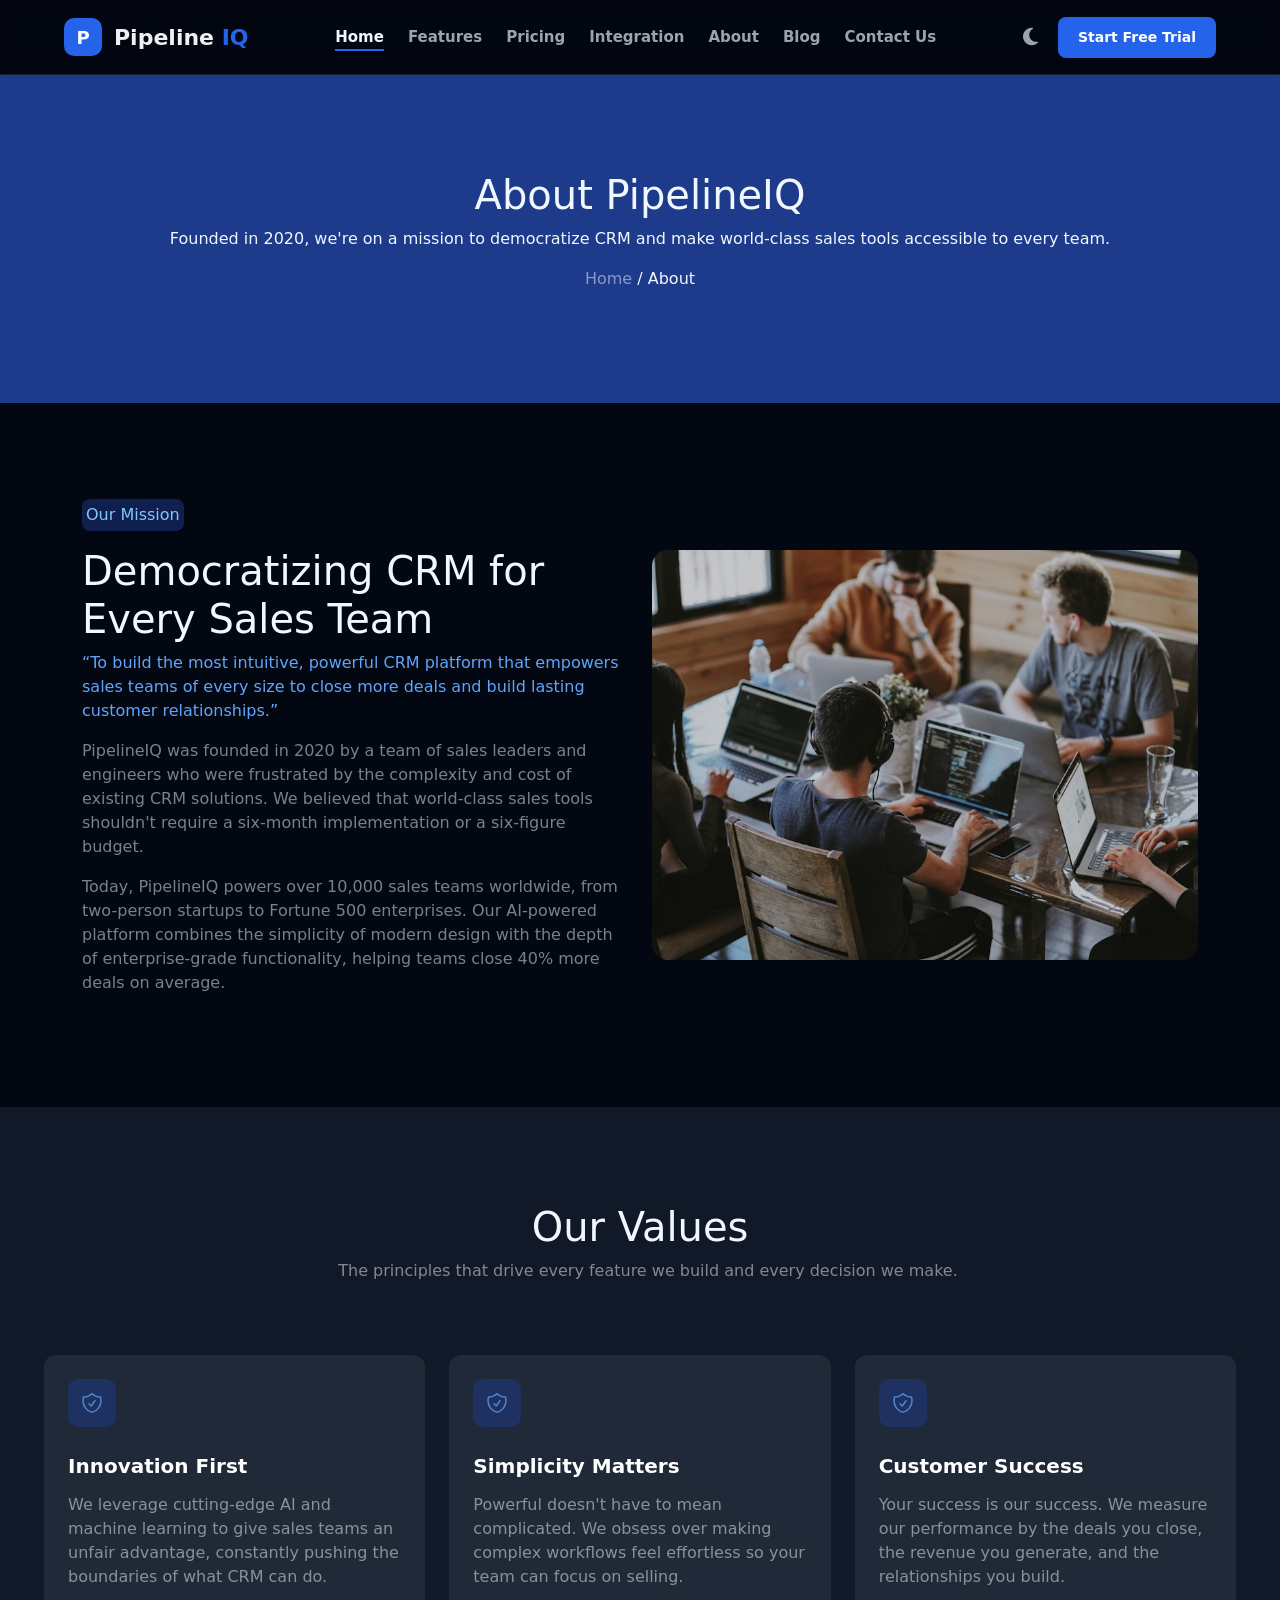
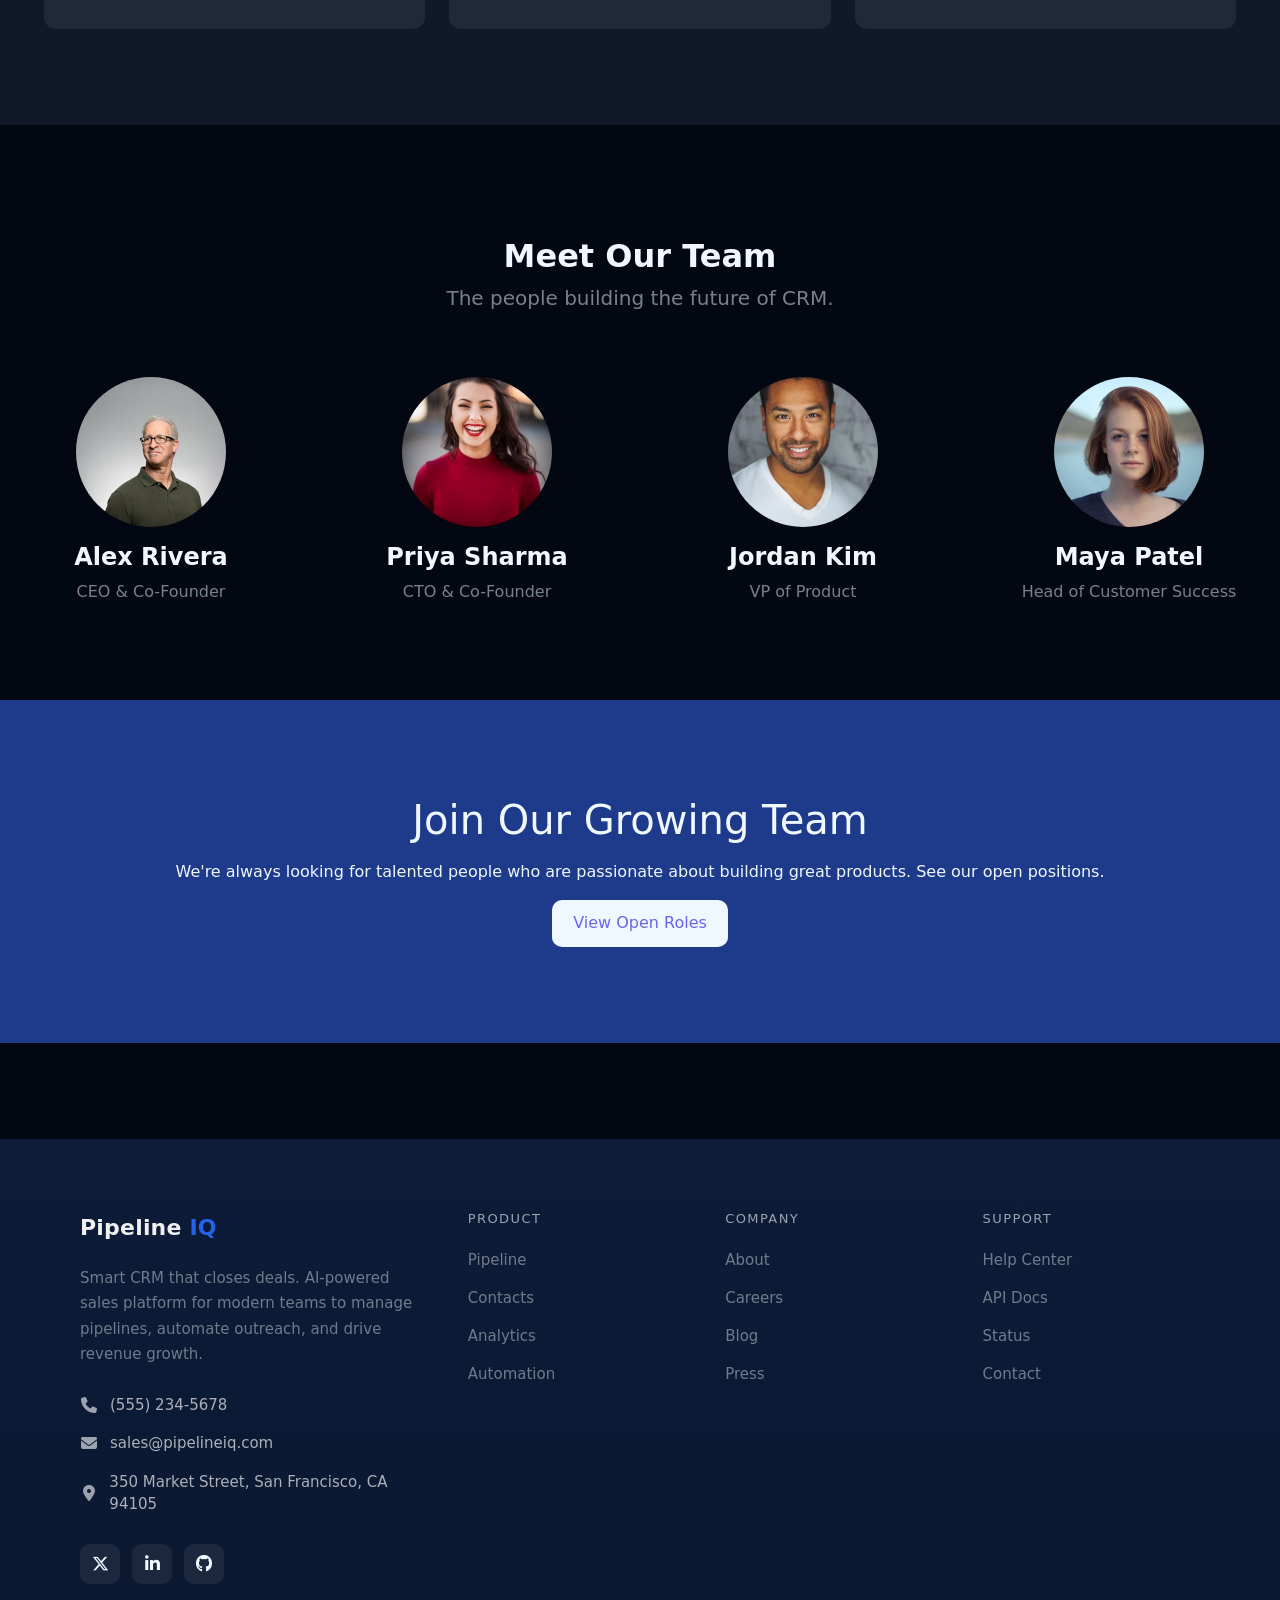
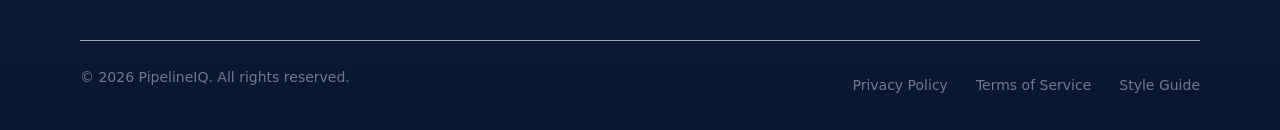
<file: main project/assets/About.html>
<!DOCTYPE html>
<html lang="en">

<head>
    <meta charset="UTF-8">
    <meta name="viewport" content="width=device-width, initial-scale=1.0">
    <link rel="stylesheet" href="css/bootstrap.min.css">
    <link rel="stylesheet" href="css/about.css">
    <link rel="stylesheet" href="https://cdnjs.cloudflare.com/ajax/libs/font-awesome/6.5.1/css/all.min.css" />
    <link rel="icon" type="image/x-icon" href="../images/pipeliniq-icon.png">
    <title>About</title>
</head>

<body>
<nav class="navbar">
  <!-- Logo Section -->
  <div class="logo-container">
    <div class="logo-icon"><span>P</span></div>
    <div class="logo">Pipeline <span>IQ</span></div>
  </div>

  <input type="checkbox" id="menuToggle" hidden />

  <!-- Navigation Links -->
  <ul class="nav-links">
    <li><a href="#home" class="active">Home</a></li>
    <li><a href="#features">Features</a></li>
    <li><a href="#pricing">Pricing</a></li>
    <li><a href="#integration">Integration</a></li>
    <li><a href="#about">About</a></li>
    <li><a href="#blog">Blog</a></li>
    <li><a href="#contact">Contact Us</a></li>
  </ul>

  <!--  Button -->
  <div class="nav-actions">
    <input type="checkbox" id="darkToggle" hidden />
    <label for="darkToggle" class="dark-btn">
      <i class="fa-solid fa-moon"></i>
      <i class="fa-solid fa-sun"></i>
    </label>
    
    <button class="btn">Start Free Trial</button>

    <!-- for Mobile -->
    <label for="menuToggle" class="menu-btn">
      <i class="fa-solid fa-bars"></i>
    </label>
  </div>
</nav>
    <div class="about-sec1 d-flex flex-column  align-items-center  " id="up">
        <h2 class="fs-1 mb-2">About PipelineIQ</h2>
        <p class="mb-3">Founded in 2020, we're on a mission to democratize CRM and make world-class sales tools
            accessible to every team.</p>
        <p><a href="#">Home</a> / About</p>
    </div>
    <div class="container my-5">
        <div class="about-sec2 row align-items-center g-4">
            <div class="col-lg-6 col-12 p1">
                <p class="par1 rounded-3 d-inline-block p-1">Our Mission</p>
                <h2 class="fs-1">Democratizing CRM for Every Sales Team</h2>
                <p class="par2">“To build the most intuitive, powerful CRM platform that empowers sales teams of every
                    size
                    to close more deals and build lasting customer relationships.”</p>
                <p class="opacity-50">PipelineIQ was founded in 2020 by a team of sales leaders and engineers who were
                    frustrated by the complexity and cost of existing CRM solutions. We believed that world-class sales
                    tools shouldn't require a six-month implementation or a six-figure budget.</p>
                <p class="opacity-50">Today, PipelineIQ powers over 10,000 sales teams worldwide, from two-person
                    startups
                    to Fortune 500 enterprises. Our AI-powered platform combines the simplicity of modern design with
                    the
                    depth of enterprise-grade functionality, helping teams close 40% more deals on average.</p>
            </div>

            <div class="col-lg-6 col-12 p2 text-center">
                <img src="../images/photo.jpeg" class="img-fluid rounded-4 mission-img" alt="Our Mission">
            </div>
        </div>
    </div>

    <div class="about-sec3  ">

        <div class="part1 d-flex flex-column align-items-center">

            <h2 class="fs-1">Our Values</h2>

            <p class="opacity-50 ps-3">The principles that drive every feature we build and every decision we make.</p>

        </div>

        <div class="part2 row justify-content-center g-4">

            <div class=" col-lg-4 col-md-6 col-sm-12">
                <div class="card ">
                    <div class="icon-box">
                        <svg xmlns="http://www.w3.org/2000/svg" fill="none" viewBox="0 0 24 24" stroke-width="1.5"
                            stroke="currentColor" class="icon">

                            <path stroke-linecap="round" stroke-linejoin="round"
                                d="M9 12.75 11.25 15 15 9.75m-3-7.036A11.959 11.959 0 0 1 3.598 6 11.99 11.99 0 0 0 3 9.749c0 5.592 3.824 10.29 9 11.623 5.176-1.332 9-6.03 9-11.622 0-1.31-.21-2.571-.598-3.751h-.152c-3.196 0-6.1-1.248-8.25-3.285Z" />
                        </svg>
                    </div>
                    <p class="fw-bold ">Innovation First</p>

                    <p class="opacity-50">

                        We leverage cutting-edge AI and machine learning to give sales teams an unfair advantage,
                        constantly

                        pushing the boundaries of what CRM can do.</p>
                </div>
            </div>
            <!-- Card 2: Simplicity Matters -->
            <div class="col-lg-4 col-md-6 col-sm-12">
                <div class="card ">

                    <div class="icon-box">
                        <svg xmlns="http://www.w3.org/2000/svg" fill="none" viewBox="0 0 24 24" stroke-width="1.5"
                            stroke="currentColor" class="icon">

                            <path stroke-linecap="round" stroke-linejoin="round"
                                d="M9 12.75 11.25 15 15 9.75m-3-7.036A11.959 11.959 0 0 1 3.598 6 11.99 11.99 0 0 0 3 9.749c0 5.592 3.824 10.29 9 11.623 5.176-1.332 9-6.03 9-11.622 0-1.31-.21-2.571-.598-3.751h-.152c-3.196 0-6.1-1.248-8.25-3.285Z" />

                        </svg>
                    </div>
                    <p class="fw-bold">Simplicity Matters</p>
                    <p class="opacity-50">
                        Powerful doesn't have to mean complicated. We obsess over making complex workflows feel
                        effortless
                        so
                        your team can focus on selling.
                    </p>
                </div>
            </div>
            <!-- Card 3: Customer Success -->
            <div class=" col-lg-4 col-md-6 col-sm-12">
                <div class="card ">

                    <div class="icon-box">
                        <svg xmlns="http://www.w3.org/2000/svg" fill="none" viewBox="0 0 24 24" stroke-width="1.5"
                            stroke="currentColor" class="icon">

                            <path stroke-linecap="round" stroke-linejoin="round"
                                d="M9 12.75 11.25 15 15 9.75m-3-7.036A11.959 11.959 0 0 1 3.598 6 11.99 11.99 0 0 0 3 9.749c0 5.592 3.824 10.29 9 11.623 5.176-1.332 9-6.03 9-11.622 0-1.31-.21-2.571-.598-3.751h-.152c-3.196 0-6.1-1.248-8.25-3.285Z" />

                        </svg>
                    </div>
                    <p class="fw-bold">Customer Success</p>
                    <p class="opacity-50">
                        Your success is our success. We measure our performance by the deals you close, the revenue you
                        generate, and the relationships you build.
                    </p>
                </div>
            </div>

        </div>
    </div>
    <div class="About-sec4 row ">
        <div class="team mb-5">
            <h3 class="text-center fw-bolder fs-2">Meet Our Team</h3>
            <p class="text-center opacity-50 fs-5">The people building the future of CRM.</p>
        </div>
        <!-- Person 1 -->
        <div class="col-lg-3 col-md-6 col-sm-12 text-center">
            <img src="../images/photo-1.jpeg" alt="Alex Rivera" class="team-img rounded-circle">
            <h4 class="fw-bold mt-3">Alex Rivera</h4>
            <p class="opacity-50">CEO & Co-Founder</p>
        </div>

        <!-- Person 2 -->
        <div class="col-lg-3 col-md-6 col-sm-12 text-center">
            <img src="../images/photo-2.jpeg" alt="Priya Sharma" class="team-img rounded-circle">
            <h4 class="fw-bold mt-3">Priya Sharma</h4>
            <p class="opacity-50">CTO & Co-Founder</p>
        </div>

        <!-- Person 3 -->
        <div class="col-lg-3 col-md-6 col-sm-12 text-center">
            <img src="../images/photo-3.jpeg" alt="Jordan Kim" class="team-img rounded-circle">
            <h4 class="fw-bold mt-3">Jordan Kim</h4>
            <p class="opacity-50">VP of Product</p>
        </div>

        <!-- Person 4 -->
        <div class="col-lg-3 col-md-6 col-sm-12 text-center">
            <img src="../images/photo-4.jpeg" alt="Maya Patel" class="team-img rounded-circle">
            <h4 class="fw-bold mt-3">Maya Patel</h4>
            <p class="opacity-50">Head of Customer Success</p>
        </div>
    </div>

    <div class="about-sec1 about-sec5 d-flex flex-column  align-items-center m-auto ">
        <h2 class="fs-1 mb-3">Join Our Growing Team</h2>
        <p class="mb-3">We're always looking for talented people who are passionate about building great products. See
            our open positions.</p>
        <button>View Open Roles</button>
    </div>
  <a href="#up" id="topbtn" class="button-up position-fixed bottom-0 end-0 m-4 d-flex align-items-center justify-content-center text-decoration-none">
    <i class="fa-solid fa-angle-up"></i>
</a>
<footer class="footer">
    <div class="footer__inner">
        <div class="footer__grid">

            <div class="brand">
                <div class="brand__logo">
                    <div class="brand__name">Pipeline <span class="iq">IQ</span></div>
                </div>
                <p class="brand__desc">
                    Smart CRM that closes deals. AI-powered sales platform for modern teams to
                    manage pipelines, automate outreach, and drive revenue growth.
                </p>

                <ul class="contact">
                    <li><i class="fa-solid fa-phone"></i><a href="tel:+15552345678">(555) 234-5678</a></li>
                    <li><i class="fa-solid fa-envelope"></i><a href="mailto:sales@pipelineiq.com">sales@pipelineiq.com</a></li>
                    <li><i class="fa-solid fa-location-dot"></i><span>350 Market Street, San Francisco, CA 94105</span></li>
                </ul>

                <div class="socials">
                    <a href="#" aria-label="X"><i class="fa-brands fa-x-twitter"></i></a>
                    <a href="#" aria-label="LinkedIn"><i class="fa-brands fa-linkedin-in"></i></a>
                    <a href="#" aria-label="GitHub"><i class="fa-brands fa-github"></i></a>
                </div>
            </div>

            <div class="col">
                <h4 class="col__title">Product</h4>
                <ul class="col__links">
                    <li><a href="#">Pipeline</a></li>
                    <li><a href="#">Contacts</a></li>
                    <li><a href="#">Analytics</a></li>
                    <li><a href="#">Automation</a></li>
                </ul>
            </div>

            <div class="col">
                <h4 class="col__title">Company</h4>
                <ul class="col__links">
                    <li><a href="#">About</a></li>
                    <li><a href="#">Careers</a></li>
                    <li><a href="#">Blog</a></li>
                    <li><a href="#">Press</a></li>
                </ul>
            </div>

            <div class="col">
                <h4 class="col__title">Support</h4>
                <ul class="col__links">
                    <li><a href="#">Help Center</a></li>
                    <li><a href="#">API Docs</a></li>
                    <li><a href="#">Status</a></li>
                    <li><a href="#">Contact</a></li>
                </ul>
            </div>

        </div>

        <div class="footer__bottom">
            <p class="copyright">©️ 2026 PipelineIQ. All rights reserved.</p>
            <nav class="legal">
                <a href="#">Privacy Policy</a>
                <a href="#">Terms of Service</a>
                <a href="#">Style Guide</a>
            </nav>
        </div>
    </div>
</footer>
    <script src="js/bootstrap.min.js"></script>
      <script>
  const btn = document.getElementById("topbtn");

btn.style.visibility = "hidden";

window.onscroll = function () {
    if (window.scrollY > 400) {
        btn.style.visibility = "visible";
    } else {
        btn.style.visibility = "hidden";
    }
};
    </script>
</body>

</html>
</file>
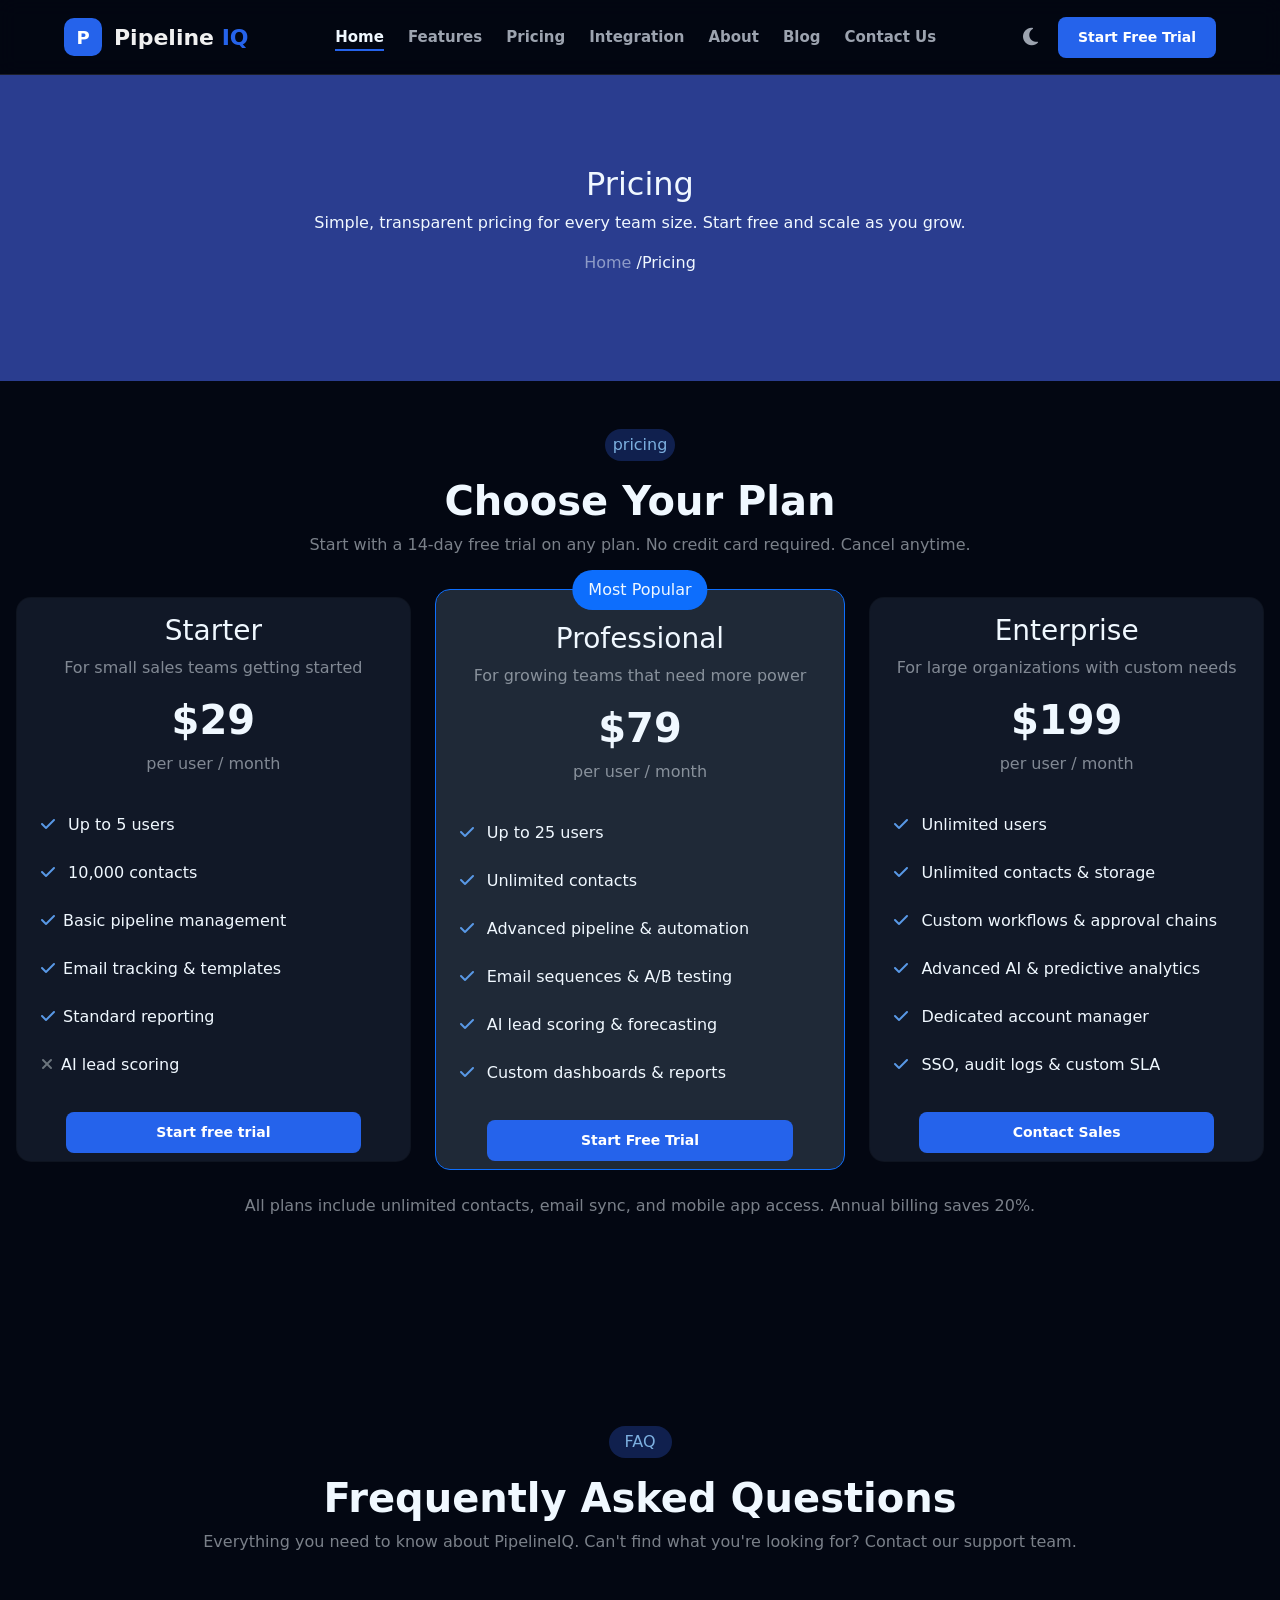
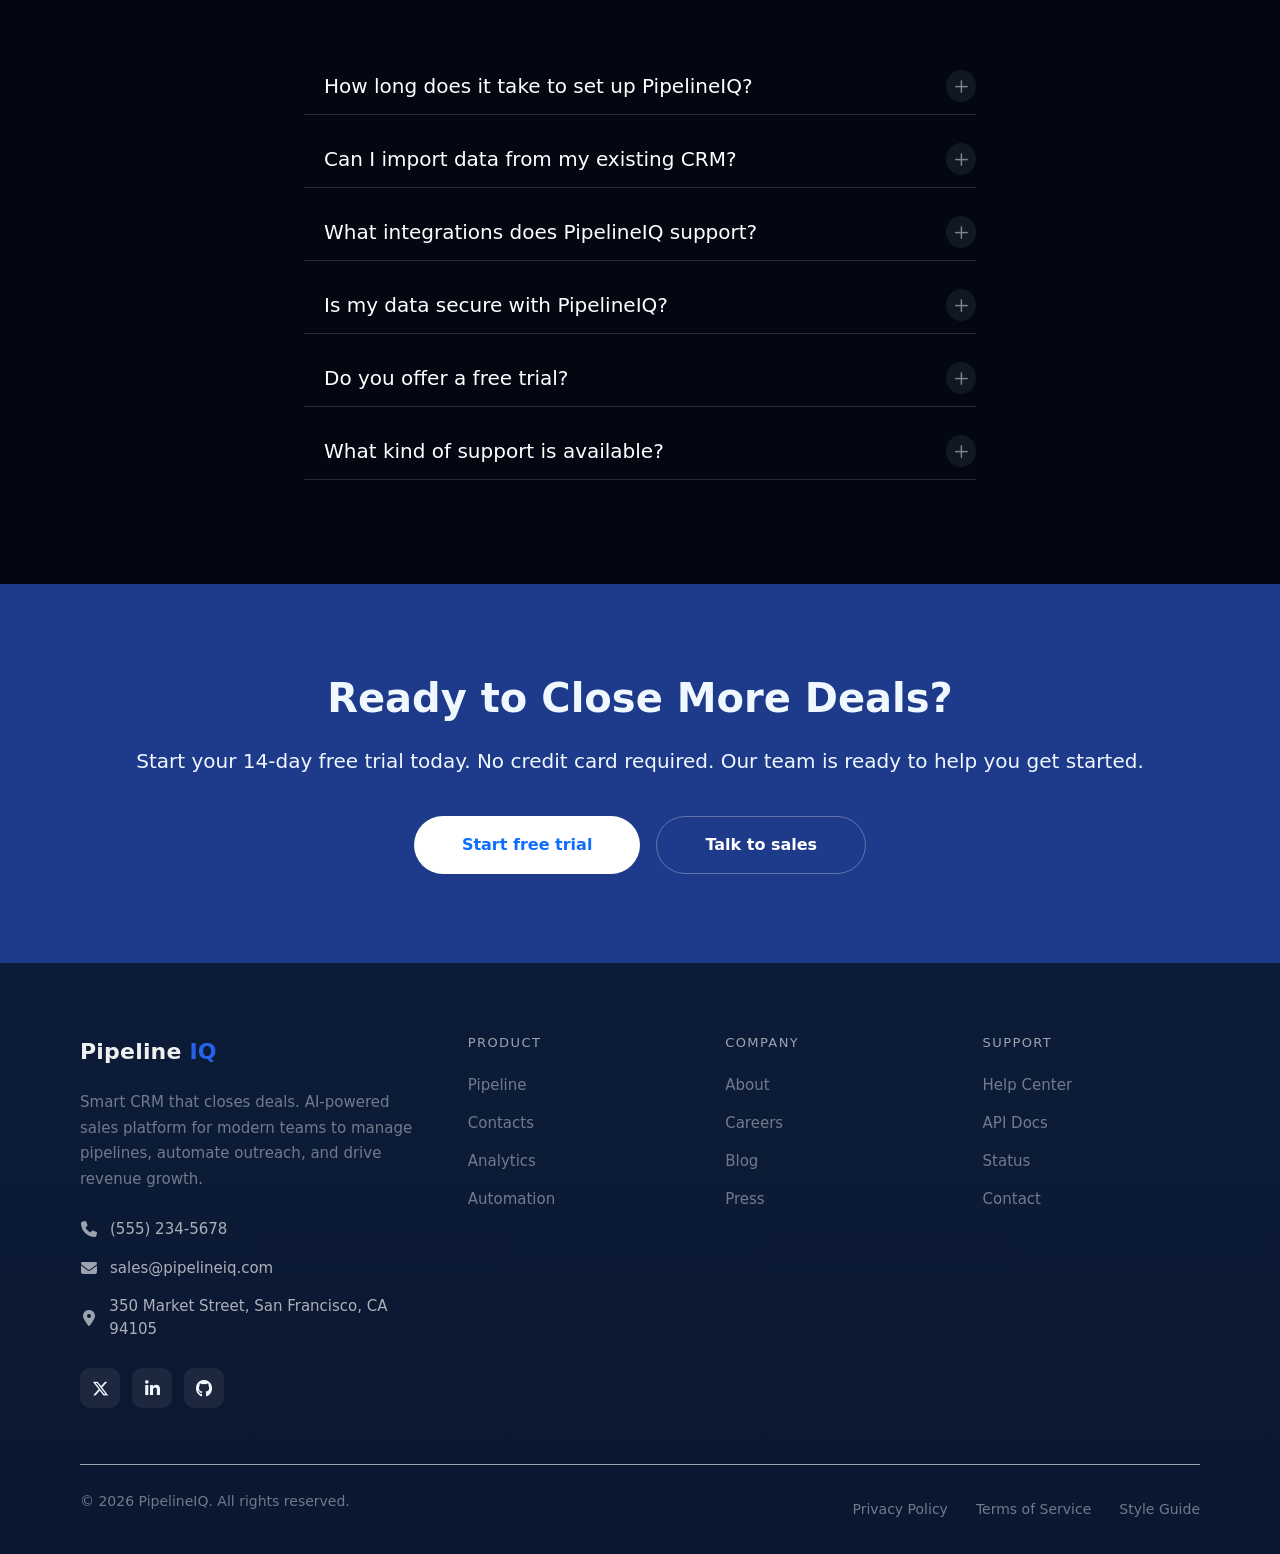
<file: main project/assets/Pricing.html>
<!DOCTYPE html>
<html lang="en">

<head>
    <meta charset="UTF-8">
    <meta name="viewport" content="width=device-width, initial-scale=1.0">
    <link rel="stylesheet" href="css/bootstrap.min.css">
    <link rel="stylesheet" href="css/Pricing.css">
    <link rel="stylesheet" href="https://cdnjs.cloudflare.com/ajax/libs/font-awesome/6.5.1/css/all.min.css" />
    <title>pricing</title>
    <link rel="icon" type="image/x-icon" href="../images/pipeliniq-icon.png">
</head>

<body>
<nav class="navbar">
  <!-- Logo Section -->
  <div class="logo-container">
    <div class="logo-icon"><span>P</span></div>
    <div class="logo">Pipeline <span>IQ</span></div>
  </div>

  <input type="checkbox" id="menuToggle" hidden />

  <!-- Navigation Links -->
  <ul class="nav-links">
    <li><a href="#home" class="active">Home</a></li>
    <li><a href="#features">Features</a></li>
    <li><a href="#pricing">Pricing</a></li>
    <li><a href="#integration">Integration</a></li>
    <li><a href="#about">About</a></li>
    <li><a href="#blog">Blog</a></li>
    <li><a href="#contact">Contact Us</a></li>
  </ul>

 
  <div class="nav-actions">
    <input type="checkbox" id="darkToggle" hidden />
    <label for="darkToggle" class="dark-btn">
      <i class="fa-solid fa-moon"></i>
      <i class="fa-solid fa-sun"></i>
    </label>
    
    <button class="btn">Start Free Trial</button>

    <!--  Icon for Mobile -->
    <label for="menuToggle" class="menu-btn">
      <i class="fa-solid fa-bars"></i>
    </label>
  </div>
</nav>
    <div class="pricing-sec1 d-flex flex-column  align-items-center m-auto" id="up">
        <h2> Pricing</h2>
        <p>Simple, transparent pricing for every team size. Start free and scale as you grow.</p>
        <p><a href="#"> Home </a>/Pricing</p>
    </div>
    <div class="pricing-sec2">
        <div class="sec2p1 d-flex flex-column  align-items-center mt-5">
            <p class="par1 rounded-4 text-center  px-2 py-1">pricing</p>
            <h2 class="fw-bolder fs-1">Choose Your Plan</h2>
            <p class="opacity-50 text-center fs-6"> Start with a 14-day free trial on any plan. No credit card required.
                Cancel
                anytime.</p>
        </div>
    </div>
    <div class="pricing-sec2p2">
        <div class="sec2p2 row g-3 m-auto text-center justify-content-center">

            <div class="col-lg-4 col-md-6 col-sm-9">
                <div class="card m-2">
                    
                    <div class="text-center cardp1">
                        <h3 class="pt-3">Starter</h3>
                        <p class="opacity-50">For small sales teams getting started</p>
                        <h3 class="fw-bolder fs-1">$29</h3>
                        <p class="opacity-50">per user / month</p>

                        <div class="cardp2 d-flex flex-column align-items-start p-3">
                            <p> <i class="fa-solid fa-check p-2 "></i> Up to 5 users</p>
                            <p> <i class="fa-solid fa-check p-2"></i> 10,000 contacts</p>
                            <p> <i class="fa-solid fa-check p-2"></i>Basic pipeline management</p>
                            <P> <i class="fa-solid fa-check p-2"></i>Email tracking & templates</P>
                            <p><i class="fa-solid fa-check p-2"></i>Standard reporting</p>
                            <p><i class="fa-solid fa-xmark p-2 text-secondary"></i>AI lead scoring</p>
                        </div>
                        <div class="text-center card-btn  mb-2 w-75 m-auto">
                            <button class="w-100 btn text-white ">Start free trial</button>
                        </div>
                    </div>

                </div>
            </div>

            <!-- Card 2: Professional -->
            <div class="col-lg-4 col-md-6 col-sm-9">
                <div class="card2 mb-2  position-relative border-1 border border-primary">
                    <!-- Most Popular Badge -->
                    <span class="position-absolute top-0 start-50 translate-middle  rounded-pill bg-primary px-3 py-2">
                        Most Popular
                    </span>

                    <div class="text-center cardp1 pt-3">
                        <h3 class="pt-3">Professional</h3>
                        <p class="opacity-50">For growing teams that need more power</p>
                        <h3 class="fw-bolder fs-1">$79</h3>
                        <p class="opacity-50">per user / month</p>

                        <div class="cardp2 d-flex flex-column align-items-start p-3">
                            <p><i class="fa-solid fa-check p-2"></i> Up to 25 users</p>
                            <p><i class="fa-solid fa-check p-2"></i> Unlimited contacts</p>
                            <p><i class="fa-solid fa-check p-2"></i> Advanced pipeline & automation</p>
                            <p><i class="fa-solid fa-check p-2"></i> Email sequences & A/B testing</p>
                            <p><i class="fa-solid fa-check p-2"></i> AI lead scoring & forecasting</p>
                            <p><i class="fa-solid fa-check p-2"></i> Custom dashboards & reports</p>
                        </div>

                        <div class="text-center card-btn mb-2 w-75 m-auto">
                            <button class="w-100 btn btn-primary text-white">Start Free Trial</button>
                        </div>
                    </div>
                </div>
            </div>
            <!-- Card 3: Enterprise -->
            <div class="col-lg-4 col-md-6 col-sm-9">
                <div class="card m-2">
                    <div class="text-center cardp1">
                        <h3 class="pt-3">Enterprise</h3>
                        <p class="opacity-50">For large organizations with custom needs</p>
                        <h3 class="fw-bolder fs-1">$199</h3>
                        <p class="opacity-50">per user / month</p>

                        <div class="cardp2 d-flex flex-column align-items-start p-3">
                            <p><i class="fa-solid fa-check p-2"></i> Unlimited users</p>
                            <p><i class="fa-solid fa-check p-2"></i> Unlimited contacts & storage</p>
                            <p><i class="fa-solid fa-check p-2"></i> Custom workflows & approval chains</p>
                            <p><i class="fa-solid fa-check p-2"></i> Advanced AI & predictive analytics</p>
                            <p><i class="fa-solid fa-check p-2"></i> Dedicated account manager</p>
                            <p><i class="fa-solid fa-check p-2"></i> SSO, audit logs & custom SLA</p>
                        </div>

                        <div class="text-center card-btn mb-2 w-75 m-auto">
                            <button class="w-100 btn text-white">Contact Sales</button>
                        </div>
                    </div>
                </div>
            </div>
            <p class="opacity-50">All plans include unlimited contacts, email sync, and mobile app access. Annual
                billing saves 20%.</p>

        </div>
    </div>
    <div class="pricing-sec3 mb-5">
        <div class="sec3-p1 d-flex flex-column align-items-center text-center">
            <p class="par1 rounded-4 px-3 py-1">FAQ</p>
            <h2 class="fw-bolder fs-1">Frequently Asked Questions</h2>
            <p class="opacity-50 fs-6">
                Everything you need to know about PipelineIQ. Can't find what you're looking for? Contact our support
                team.
            </p>
        </div>
    </div>
    <div class="sec3p2  px-3 px-sm-2 px-lg-5 py-4  m-auto ">
        <div class="accordion accordion-flush" id="accordionFlushExample">

            <!-- Question 1 -->
            <div class="accordion-item my-3 bg-transparent border-bottom border-white border-opacity-10">
                <h2 class="accordion-header">
                    <button
                        class="accordion-button collapsed fw-medium fs-5 position-relative bg-transparent text-white shadow-none"
                        type="button" data-bs-toggle="collapse" data-bs-target="#flush-collapseOne"
                        aria-expanded="false" aria-controls="flush-collapseOne">
                        How long does it take to set up PipelineIQ?
                        <i
                            class="plus-rotate fa-solid fa-plus position-absolute top-50 end-0 translate-middle-y rounded-2 bg-black p-2 fw-lighter fs-6"></i>
                    </button>
                </h2>
                <div id="flush-collapseOne" class="accordion-collapse collapse" data-bs-parent="#accordionFlushExample">
                    <div class="accordion-body text-white-50">
                        Most teams are up and running within a day. Our guided onboarding wizard walks you through
                        importing contacts, setting up your pipeline stages, and connecting integrations. Enterprise
                        customers get a dedicated onboarding specialist to ensure a smooth transition. </div>
                </div>
            </div>

            <!-- Question 2 -->
            <div class="accordion-item my-3 bg-transparent border-bottom border-white border-opacity-10">
                <h2 class="accordion-header">
                    <button
                        class=" accordion-button collapsed fw-medium fs-5 position-relative bg-transparent text-white shadow-none"
                        type="button" data-bs-toggle="collapse" data-bs-target="#flush-collapseTwo"
                        aria-expanded="false" aria-controls="flush-collapseTwo">
                        Can I import data from my existing CRM?
                        <i
                            class="plus-rotate fa-solid fa-plus position-absolute top-50 end-0 translate-middle-y rounded-2 bg-black p-2 fw-lighter fs-6"></i>
                    </button>
                </h2>
                <div id="flush-collapseTwo" class="accordion-collapse collapse" data-bs-parent="#accordionFlushExample">
                    <div class="accordion-body text-white-50">
                        Yes, PipelineIQ supports one-click imports from Salesforce, HubSpot, Pipedrive, and most other
                        CRM platforms. You can also import data via CSV files or our REST API. All your contacts, deals,
                        and history transfer seamlessly.
                    </div>
                </div>
            </div>

            <!-- Question 3 -->
            <div class="accordion-item my-3 bg-transparent border-bottom border-white border-opacity-10">
                <h2 class="accordion-header">
                    <button
                        class=" accordion-button collapsed fw-medium fs-5 position-relative bg-transparent text-white shadow-none"
                        type="button" data-bs-toggle="collapse" data-bs-target="#flush-collapseThree"
                        aria-expanded="false" aria-controls="flush-collapseThree">
                        What integrations does PipelineIQ support?
                        <i
                            class="plus-rotate fa-solid fa-plus position-absolute top-50 end-0 translate-middle-y rounded-2 bg-black p-2 fw-lighter fs-6"></i>
                    </button>
                </h2>
                <div id="flush-collapseThree" class="accordion-collapse collapse"
                    data-bs-parent="#accordionFlushExample">
                    <div class="accordion-body text-white-50">
                        We integrate with 200+ tools including Gmail, Outlook, Slack, Zoom, Zapier, Salesforce,
                        QuickBooks, and more. Our open API also allows you to build custom integrations for your
                        specific tech stack.
                    </div>
                </div>
            </div>

            <!-- Question 4 -->
            <div class="accordion-item my-3 bg-transparent border-bottom border-white border-opacity-10">
                <h2 class="accordion-header">
                    <button
                        class=" accordion-button collapsed fw-medium fs-5 position-relative bg-transparent text-white shadow-none"
                        type="button" data-bs-toggle="collapse" data-bs-target="#flush-collapseFour"
                        aria-expanded="false" aria-controls="flush-collapseFour">
                        Is my data secure with PipelineIQ?
                        <i
                            class="plus-rotate fa-solid fa-plus position-absolute top-50 end-0 translate-middle-y rounded-2 bg-black p-2 fw-lighter fs-6"></i>
                    </button>
                </h2>
                <div id="flush-collapseFour" class="accordion-collapse collapse"
                    data-bs-parent="#accordionFlushExample">
                    <div class="accordion-body text-white-50">
                        Absolutely. We use bank-level AES-256 encryption, SOC 2 Type II compliance, and GDPR-compliant
                        data handling. Your data is backed up in real-time across multiple geographic regions with 99.9%
                        uptime guaranteed.
                    </div>
                </div>
            </div>

            <!-- Question 5 -->
            <div class="accordion-item my-3 bg-transparent border-bottom border-white border-opacity-10">
                <h2 class="accordion-header">
                    <button
                        class=" accordion-button collapsed fw-medium fs-5 position-relative bg-transparent text-white shadow-none"
                        type="button" data-bs-toggle="collapse" data-bs-target="#flush-collapseFive"
                        aria-expanded="false" aria-controls="flush-collapseFive">
                        Do you offer a free trial?
                        <i
                            class="plus-rotate fa-solid fa-plus position-absolute top-50 end-0 translate-middle-y rounded-2 bg-black p-2 fw-lighter fs-6"></i>
                    </button>
                </h2>
                <div id="flush-collapseFive" class="accordion-collapse collapse"
                    data-bs-parent="#accordionFlushExample">
                    <div class="accordion-body text-white-50">
                        Yes, we offer a 14-day free trial on all plans with no credit card required. You get full access
                        to all features so you can evaluate PipelineIQ with your real data and workflows before
                        committing.
                    </div>
                </div>
            </div>

            <!-- Question 6 -->
            <div class="accordion-item my-3 bg-transparent border-bottom border-white border-opacity-10">
                <h2 class="accordion-header">
                    <button
                        class=" accordion-button collapsed fw-medium fs-5 position-relative bg-transparent text-white shadow-none"
                        type="button" data-bs-toggle="collapse" data-bs-target="#flush-collapseSix"
                        aria-expanded="false" aria-controls="flush-collapseSix">
                        What kind of support is available?
                        <i
                            class="plus-rotate fa-solid fa-plus position-absolute top-50 end-0 translate-middle-y rounded-2 bg-black p-2 fw-lighter fs-6"></i>
                    </button>
                </h2>
                <div id="flush-collapseSix" class="accordion-collapse collapse" data-bs-parent="#accordionFlushExample">
                    <div class="accordion-body text-white-50">
                        All plans include email support with 24-hour response times. Professional plans get priority
                        chat support, and Enterprise customers receive a dedicated account manager, phone support, and
                        custom training sessions for their team.


                    </div>
                </div>
            </div>

        </div>
    </div>
    <div class="sec4 d-flex flex-column align-items-center ">
        <h2 class="fs-1 fw-bolder mb-4">Ready to Close More Deals?</h2>
        <p class="fs-5 text-center">Start your 14-day free trial today. No credit card required. Our team is ready to
            help you get started.</p>
        <div class="sec4-btn mt-4 d-flex">
            <button
                class=" start-button border-0 me-3 pt-2 pb-2 ps-5 pe-5 bg-white rounded-5 fw-bold text-primary">Start
                free trial</button>
            
                <button class="talk-button pt-3 pb-3 ps-5 pe-5 bg-white rounded-5 bg-transparent fw-bold text-white">Talk to
                sales</button>    
        </div>
    </div>
    <a href="#up" id="topbtn"
        class="button-up position-fixed bottom-0 end-0 m-4 d-flex align-items-center justify-content-center text-decoration-none">
        <i class="fa-solid fa-angle-up"></i>
    </a>
    <footer class="footer">
        <div class="footer__inner">
            <div class="footer__grid">

                <div class="brand">
                    <div class="brand__logo">
                        <div class="brand__name">Pipeline <span class="iq">IQ</span></div>
                    </div>
                    <p class="brand__desc">
                        Smart CRM that closes deals. AI-powered sales platform for modern teams to
                        manage pipelines, automate outreach, and drive revenue growth.
                    </p>

                    <ul class="contact">
                        <li><i class="fa-solid fa-phone"></i><a href="tel:+15552345678">(555) 234-5678</a></li>
                        <li><i class="fa-solid fa-envelope"></i><a
                                href="mailto:sales@pipelineiq.com">sales@pipelineiq.com</a></li>
                        <li><i class="fa-solid fa-location-dot"></i><span>350 Market Street, San Francisco, CA
                                94105</span></li>
                    </ul>

                    <div class="socials">
                        <a href="#" aria-label="X"><i class="fa-brands fa-x-twitter"></i></a>
                        <a href="#" aria-label="LinkedIn"><i class="fa-brands fa-linkedin-in"></i></a>
                        <a href="#" aria-label="GitHub"><i class="fa-brands fa-github"></i></a>
                    </div>
                </div>

                <div class="col">
                    <h4 class="col__title">Product</h4>
                    <ul class="col__links">
                        <li><a href="#">Pipeline</a></li>
                        <li><a href="#">Contacts</a></li>
                        <li><a href="#">Analytics</a></li>
                        <li><a href="#">Automation</a></li>
                    </ul>
                </div>

                <div class="col">
                    <h4 class="col__title">Company</h4>
                    <ul class="col__links">
                        <li><a href="#">About</a></li>
                        <li><a href="#">Careers</a></li>
                        <li><a href="#">Blog</a></li>
                        <li><a href="#">Press</a></li>
                    </ul>
                </div>

                <div class="col">
                    <h4 class="col__title">Support</h4>
                    <ul class="col__links">
                        <li><a href="#">Help Center</a></li>
                        <li><a href="#">API Docs</a></li>
                        <li><a href="#">Status</a></li>
                        <li><a href="#">Contact</a></li>
                    </ul>
                </div>

            </div>

            <div class="footer__bottom">
                <p class="copyright">©️ 2026 PipelineIQ. All rights reserved.</p>
                <nav class="legal">
                    <a href="#">Privacy Policy</a>
                    <a href="#">Terms of Service</a>
                    <a href="#">Style Guide</a>
                </nav>
            </div>
        </div>
    </footer>
    <script src="js/bootstrap.min.js"></script>
    <script>
  const btn = document.getElementById("topbtn");

btn.style.visibility = "hidden";

window.onscroll = function () {
    if (window.scrollY > 400) {
        btn.style.visibility = "visible";
    } else {
        btn.style.visibility = "hidden";
    }
};
    </script>
</body>

</html>
</file>
<file: FINAL PROJECT/style.css>
:root {
  --bg: #ffffff;
  --text: #030712;
  --navbar-bg:rgb(255,255,255,0.5);
 --font-heading: "Amatic SC", system-ui, sans-serif;
 --btn-transform:rgb(37,99,235);
 --btn-transform2:#1e3a8a;
 --cards-transform:#ffffff;
 --contact-transform:lightgrey;
 --home-bg:
    radial-gradient(circle at 50% 35%, rgba(37, 99, 235, 0.12) 0%, transparent 55%),
    linear-gradient(180deg, #eef2f8 0%, #dfe6f0 100%);

 
}
* {box-sizing: border-box;

}
html{
  scroll-behavior: smooth;
  
 
}

body {
  transition: 0.3s;
  font-family: sans-serif;
  margin: 0%;
  width: 100%;
  background: var(--bg);
}

.navbar {
  width: 100%;
  margin: auto;
  display: flex;
  justify-content: space-between;
  align-items: center;
  background: var(--navbar-bg);
  position: sticky;
  top: 0;
  z-index: 1000;
  transition: 0.3s;
  height: 75PX;
  background:var(--navbar-bg) ;
  box-sizing: border-box;
  border: 0 solid;
  backdrop-filter: blur(10px);
}
.logo-icon{
  width: 40px;
  height: 40px;
  background-color:var(--btn-transform); 
  color: var(--text);
  font-weight: bold;
  font-size: 20px;
  border-radius: 50%;
  margin-left: 12.5%;
 position: absolute;

}
.logo-icon span{
    margin-left: 32%;
    margin-top: 20%;
    color:white;
    position: absolute;
    
}
.logo {
  margin-left: 15%;  
  font-size: 28px;
  font-weight: bold;
  color: var(--text);

}
.logo span{
    color:var(--btn-transform);
}

.nav-links {
  list-style: none;
  display: flex;
  gap: 20px;
  margin-right: 35%;
  
}

.nav-links li {
  position: relative;
  
}

.nav-links a {
  text-decoration: none;
  color: gray;
  font-weight: 600;
  position: relative;
  display: flex;
  
}

.nav-links a::after {
  content: "";
  position: absolute;
  left: 0;
  bottom: 0;
  height: 2px;
  width: 100%;
  background: var(--btn-transform);
  transform: scaleX(0);
  transform-origin: left;
  transition: 0.3s;
}

.nav-links a:hover::after {
  transform: scaleX(1);
}

.nav-links a.active {
  color: var(--text);
}

.nav-links a.active::after {
  animation: lineh 0.4s forwards;
}

body:has(section:target) .nav-links a.active {
  color: var(--text);
}

body:has(section:target) .nav-links a.active::after {
  transform: scaleX(0);
  animation: none;
}

body:has(#home:target) .nav-links a[href="#home"],
body:has(#chefs:target) .nav-links a[href="#Features"],
body:has(#gallery:target) .nav-links a[href="#Pricing"],
body:has(#contact:target) .nav-links a[href="#Integration"] {
  color: var(--text);
}

body:has(#home:target) .nav-links a[href="#home"]::after,
body:has(#chefs:target) .nav-links a[href="#Features"]::after,
body:has(#gallery:target) .nav-links a[href="#Pricing"]::after,
body:has(#contact:target) .nav-links a[href="#Integration"]::after {
  animation: lineh 0.4s forwards;
}

@keyframes lineh {
  from { transform: scaleX(0); }
  to   { transform: scaleX(1); }
}

.dark-btn {
  cursor: pointer;
  font-size: 22px;
  color: var(--text);
  position: absolute;
  right: 20%;
  top: 28px;
  display: flex;
  gap: 5px;
}

.dark-btn i.fa-sun {
  display: none;
}

#darkToggle:checked + .dark-btn i.fa-moon {
  display: none;
}

#darkToggle:checked + .dark-btn i.fa-sun {
  display: inline-block;
}
.btn{
  padding: 15px 19px;
  background:var(--btn-transform);
  color: white;
  text-decoration: none;
  border-radius:10px;
  transition: 0.3s;
  margin-left: 85%;
  position: absolute;
  border: 36px;
  font-weight: 700;
  cursor: pointer;
  transition: 0.3 ease;
    

}
.btn:hover{

background-color:var(--btn-transform2);
}

body:has(#darkToggle:checked) {
  --bg: #1a1a1a;
  --text: #f0f0f0;
  --navbar-bg:rgba(10,16,36,0.8);
  --btn-transform:#1e3a8a;
  --btn-transform2:rgb(37,99,235) ;
  --home-bg:
    radial-gradient(circle at 50% 30%, rgba(59, 130, 246, 0.25) 0%, transparent 55%),
    linear-gradient(180deg, #0a1533 0%, #0a1024 100%);

  
   
  
}
.home {
    width: 100%;
    overflow: hidden;
    margin: 0 auto;
    padding: 80px 20px 60px;
    text-align: center;
    background: var(--home-bg);
    z-index: 100;
  

  }

  .badge {
    display: inline-flex;
    align-items: center;
    gap: 8px;
    padding: 8px 18px;
    border: 1px solid rgba(90, 140, 255, .35);
    background: rgba(40, 80, 180, .18);
    border-radius: 999px;
    font-size: 14px;
    font-weight: 600;
    color: #4f8cff;
    margin-bottom: 34px;
  }
  .badge .dot {
    width: 8px;
    height: 8px;
    border-radius: 50%;
    background: #4f8cff;
    animation: pulse 1.5s ease-in-out infinite;
  }
  @keyframes pulse {
  0%   { box-shadow: 0 0 0 0 rgba(79, 140, 255, .6); }
  70%  { box-shadow: 0 0 0 10px rgba(79, 140, 255, 0); }
  100% { box-shadow: 0 0 0 0 rgba(79, 140, 255, 0); }
}
  .home h1 {
    font-size: 68px;
    font-weight: 800;
    line-height: 1.05;
    letter-spacing: -1px;
    margin-bottom: 26px;
    color: var(--text);
  }

  .rotator {
    display: block;
    color: #4f8cff;
    transition: opacity .4s ease;
  }
  .rotator.fade { opacity: 0; }

  .home p.sub {
    max-width: 620px;
    margin: 0 auto 40px;
    font-size: 19px;
    line-height: 1.6;
    color: #b9c3dd;
  }

  .home-actions {
  display: inline-flex;
  gap: 16px;
 justify-content: center;
  margin-bottom: 25px;
  
  
}

.home-btn {
  padding: 15px 30px;
  border-radius: 10px;
  font-size: 16px;
  font-weight: 600;
  cursor: pointer;
  border: 1px solid transparent;
  transition: 0.3s;
  
}

.home-btn-primary {
  background: var(--btn-transform);
  color: white;
}
.home-btn-primary:hover {
  background: var(--btn-transform2);
}

.home-btn-secondary {
  background: transparent;
  color: var(--text);
  border-color: gray;
}
.home-btn-secondary:hover{
  background: rgb(255,255,255,0.5);
}

  .stats {
    display: flex;
    justify-content: center;
    gap: 70px;
    flex-wrap: wrap;
    padding-top: 40px;
    border-top: 1px solid rgba(120, 150, 220, .15);
  }
  .stats .num { font-size: 38px; font-weight: 800; color: var(--text); }
  .stats .label { font-size: 14px; color: #99a4c2; margin-top: 4px; }

  @media (max-width: 600px) {
    .hero h1 { font-size: 42px; }
    .stats { gap: 36px; }
  }
  
  .dash {
  max-width: 900px;
  width: 100%;
  margin: 40px auto 0;
  background: rgba(255, 255, 255, 0.1);
  border: 1px solid rgba(120, 150, 220, 0.18);
  border-radius: 16px;
  overflow: hidden;
  text-align: left;
}

.dash-bar {
  display: flex;
  align-items: center;
  gap: 8px;
  padding: 14px 20px;
  border-bottom: 1px solid rgba(120, 150, 220, 0.15);
}

.dash-dots { display: flex; gap: 7px; }
.dash-dots span { width: 12px; height: 12px; border-radius: 50%; }
.dash-dot-red { background: #ff5f57; }
.dash-dot-yellow { background: #febc2e; }
.dash-dot-green { background: #28c840; }

.dash-url {
  color: #8b95a1;
  font-size: 14px;
  margin-left: 10px;
}

.dash-body { padding: 24px; }

.dash-revenue-row {
  display: flex;
  justify-content: space-between;
  align-items: flex-start;
  margin-bottom: 22px;
}

.dash-revenue-label {
  font-size: 12px;
  letter-spacing: 1px;
  color: #8b95a1;
  text-transform: uppercase;
}

.dash-revenue-value {
  font-size: 34px;
  font-weight: 800;
  color: var(--text);
  margin-top: 4px;
}

.dash-revenue-badge {
  background: rgba(62, 207, 142, 0.15);
  color: #3ecf8e;
  font-size: 14px;
  font-weight: 600;
  padding: 7px 14px;
  border-radius: 999px;
}

.dash-cards {
  display: grid;
  grid-template-columns: repeat(4, 1fr);
  gap: 14px;
}

.dash-card {
  padding: 16px;
  border-radius: 12px;
  background: rgba(120, 150, 220, 0.08);
}

.dash-card-title { font-size: 14px; color: #b9c3dd; }

.dash-card-num {
  font-size: 26px;
  font-weight: 800;
  color: var(--text);
  margin: 6px 0 12px;
}
.dash-card-num.dash-yellow { color: #febc2e; }
.dash-card-num.dash-green { color: #3ecf8e; }

.dash-track {
  height: 6px;
  border-radius: 999px;
  background: rgba(255, 255, 255, 0.12);
  overflow: hidden;
}

.dash-fill {
  height: 100%;
  width: 0;
  border-radius: 999px;
  transition: width 1.2s ease;
}
.dash-fill-blue { background: #4f8cff; }
.dash-fill-yellow { background: #febc2e; }
.dash-fill-green { background: #3ecf8e; }

.dash.dash-visible .dash-fill { width: var(--dash-target); }

@media (max-width: 700px) {
  .dash-cards { grid-template-columns: 1fr 1fr; }
}
.metrics {
  display: flex;
  justify-content: center;
  flex-wrap: wrap;
  gap: 120px;
  padding: 70px 20px;
  text-align: center;
}

.metrics-num {
  font-size: 50px;
  font-weight: 800;
  line-height: 1;
  color: var(--btn-transform);
}

.metrics-label {
  font-size: 15px;
  color: #6b7280;
  margin-top: 10px;
}

@media (max-width: 700px) {
  .metrics { gap: 50px; }
  .metrics-num { font-size: 44px; }
}

.feat {
  padding: 80px 20px;
  max-width: 1400px;
  margin: 0 auto;
}

.feat-head { text-align: center; margin-bottom: 60px; }

.feat-badge {
  display: inline-block;
  background: rgba(37, 99, 235, 0.12);
  color: var(--btn-transform);
  font-size: 14px;
  font-weight: 600;
  padding: 6px 16px;
  border-radius: 999px;
  margin-bottom: 18px;
}

.feat-title {
  font-size: 40px;
  font-weight: 800;
  color: var(--text);
  margin-bottom: 16px;
}

.feat-sub {
  max-width: 640px;
  margin: 0 auto;
  font-size: 18px;
  line-height: 1.6;
  color: #6b7280;
}

.feat-grid {
  display: grid;
  grid-template-columns: repeat(3, 1fr);
  gap: 25px;
}

.feat-card {
  padding: 32px;
  border-radius: 16px;
  background: rgba(120, 150, 220, 0.06);
  border: 1px solid rgba(120, 150, 220, 0.12);
  transition: transform 0.3s ease, box-shadow 0.3s ease;
}

.feat-card:hover {
  transform: translateY(-8px);
  box-shadow: 0 18px 40px rgba(37, 99, 235, 0.15);
}

.feat-icon {
  width: 56px;
  height: 56px;
  border-radius: 14px;
  background: rgba(37, 99, 235, 0.12);
  display: flex;
  align-items: center;
  justify-content: center;
  font-size: 24px;
  color: var(--btn-transform);
  margin-bottom: 22px;
}
.feat-card:hover .feat-icon {
  background: var(--btn-transform);
  color: white;
}

.feat-card-title {
  font-size: 21px;
  font-weight: 700;
  color: var(--text);
  margin-bottom: 12px;
}

.feat-card-desc {
  font-size: 15px;
  line-height: 1.7;
  color: #6b7280;
}

@media (max-width: 900px) {
  .feat-grid { grid-template-columns: 1fr 1fr; }
}
@media (max-width: 600px) {
  .feat-grid { grid-template-columns: 1fr; }
  .feat-title { font-size: 30px; }
}
.contact { max-width: 1200px; margin: 0 auto; }

  .contact-head { text-align: center; margin-bottom: 55px; }
  .contact-badge {
    display: inline-block;
    background: rgba(37, 99, 235, 0.12);
    color: #2563eb;
    font-size: 14px; font-weight: 600;
    padding: 6px 16px; border-radius: 999px;
    margin-bottom: 18px;
  }
  .contact-title { font-size: 38px; font-weight: 800; margin-bottom: 14px; color: var(--text);}
  .contact-sub { max-width: 640px; margin: 0 auto; font-size: 17px; line-height: 1.6; color:var(--text); }

  .contact-grid {
    display: grid;
    grid-template-columns: 1.5fr 1fr;
    gap: 50px;
  }

  .contact-row { display: flex; gap: 20px; }
  .contact-row .contact-field { flex: 1; }

  .contact-field { margin-bottom: 20px; }
  .contact-field label {
    display: block;
    font-size: 14px; font-weight: 600;
    margin-bottom: 8px;
    color: var(--text);
  }
  .contact-field input,
  .contact-field select,
  .contact-field textarea {
    width: 100%;
    padding: 13px 15px;
    border: 1px solid #d1d9e6;
    border-radius: 10px;
    font-size: 15px;
    font-family: inherit;
    background: #fff;
    outline: none;
    transition: border-color 0.2s;
  }
  .contact-field input:focus,
  .contact-field select:focus,
  .contact-field textarea:focus { border-color: #2563eb; }
  .contact-field textarea { resize: vertical; min-height: 130px; }

  .contact-field.invalid input,
  .contact-field.invalid select,
  .contact-field.invalid textarea { border-color: #ef4444; }

  .contact-error {
    display: none;
    color: #ef4444;
    font-size: 13px;
    margin-top: 6px;
  }
  .contact-field.invalid .contact-error { display: block; }

  .contact-btn {
    background: #2563eb;
    color: #fff;
    border: none;
    padding: 14px 28px;
    font-size: 16px; font-weight: 600;
    border-radius: 10px;
    cursor: pointer;
    transition: background 0.2s;
  }
  .contact-btn:hover { background: #1e3a8a; }

  .contact-success {
    display: none;
    margin-top: 16px;
    padding: 12px 16px;
    background: rgba(34, 197, 94, 0.12);
    border: 1px solid #22c55e;
    color: #16a34a;
    border-radius: 10px;
    font-size: 14px;
  }

  .contact-info-item { display: flex; gap: 16px; margin-bottom: 26px; }
  .contact-icon {
    width: 44px; height: 44px; border-radius: 10px;
    background: rgba(37, 99, 235, 0.12);
    color: var(--btn-transform);
    display: flex; align-items: center; justify-content: center;
    font-size: 18px; flex-shrink: 0;
  }
  .contact-info-item h4 { font-size: 15px; margin-bottom: 4px; color: var(--text); }
  .contact-info-item p { font-size: 14px; color: #64748b; line-height: 1.5;  color: var(--text);}

  .contact-map {
    margin-top: 20px;
    height: 300px;
    border-radius: 12px;
    overflow: hidden;
    background: #dbe4f5;
    display: flex; align-items: center; justify-content: center;
    color: #64748b; font-size: 14px;
  }
  .contact-map iframe{
    width: 100%;
    height: 100%;
    border: 0;
  }

  @media (max-width: 850px) {
    .contact-grid { grid-template-columns: 1fr; }
    .contact-row { flex-direction: column; gap: 0; }
  }
  .faq { max-width: 820px; margin: 0 auto; }

  .faq-item { border-bottom: 1px solid #e2e8f0; }

  .faq-q {
    width: 100%;
    background: none;
    border: none;
    cursor: pointer;
    padding: 24px 8px;
    display: flex;
    justify-content: space-between;
    align-items: center;
    gap: 20px;
    font-size: 17px;
    font-weight: 700;
    color: var(--text);
    text-align: left;
    font-family: inherit;
  }

  .faq-icon {
    flex-shrink: 0;
    width: 30px; height: 30px;
    border-radius: 50%;
    background: var(--btn-transform);
    display: flex; align-items: center; justify-content: center;
    font-size: 20px;
    transition: transform 0.3s, background 0.3s;
  }
  .faq-item.open .faq-icon { background: #2563eb; color: #fff; transform: rotate(180deg); }

  .faq-a {
    max-height: 0;
    overflow: hidden;
    transition: max-height 0.3s ease;
  }
  .faq-a p {
    padding: 0 8px 24px;
    font-size: 15px;
    line-height: 1.7;
    color: var(--text);
  }
  .cta {
    background:var(--btn-transform);
    padding: 90px 20px;
    text-align: center;
    color: #fff;
  }

  .cta-title {
    font-size: 46px;
    font-weight: 800;
    margin-bottom: 20px;
  }

  .cta-sub {
    max-width: 620px;
    margin: 0 auto 40px;
    font-size: 18px;
    line-height: 1.6;
    color: rgba(255,255,255,0.85);
  }

  .cta-actions {
    display: inline-flex;
    gap: 16px;
    flex-wrap: wrap;
    justify-content: center;
  }

  .cta-btn {
    padding: 15px 30px;
    border-radius: 10px;
    font-size: 16px;
    font-weight: 600;
    cursor: pointer;
    border: 1px solid transparent;
    transition: 0.3s;
    display: inline-flex;
    align-items: center;
    gap: 8px;
  }

  .cta-btn-primary {
    background: #fff;
    color: #2563eb;
  }
  .cta-btn-primary:hover {
    background: rgba(255,255,255,0.9);
  }

  .cta-btn-secondary {
    background: transparent;
    color: #fff;
    border-color: rgba(255,255,255,0.5);
  }
  .cta-btn-secondary:hover {
    background: rgba(255,255,255,0.15);
  }

  @media (max-width: 600px) {
    .cta-title { font-size: 32px; }
  }
.footer *{box-sizing:border-box}


.footer{
  background:linear-gradient(180deg,#0c1c38 0%, #0a1730 100%);
  padding:72px 0 0;;
  padding:72px 0 0;
  width: 100%;
}

.footer__inner{
  max-width:1200px;
  margin:0 auto;
  padding:0 40px;
}

.footer__grid{
  display:grid;
  grid-template-columns:1.6fr 1fr 1fr 1fr;
  gap:40px;
  padding-bottom:56px;
}

.brand__logo{
  display:flex;
  align-items:center;
  gap:12px;
  margin-bottom:22px;
}

.brand__mark{
  width:38px;height:38px;border-radius:10px;
  background:var(--btn-transform);
  display:flex;align-items:center;justify-content:center;
  font-weight:700;color:#fff;font-size:18px;
}

.brand__name{font-size:22px;font-weight:700;letter-spacing:.2px;color:#f0f0f0}
.brand__name .iq{color:rgb(37,99,235)}

.brand__desc{
  opacity:.7;
  line-height:1.7;
  font-size:15px;
  max-width:360px;
  margin-bottom:26px;
  color: rgb(156, 163, 175);
}

.contact{list-style:none;display:flex;flex-direction:column;gap:16px;margin-bottom:28px;padding:0}
.contact li{display:flex;align-items:center;gap:12px}
.contact a, .contact span{color:#f0f0f0;opacity:.7;text-decoration:none;font-size:15px;transition:opacity .2s ease}
.contact i{
    color: rgb(156, 163, 175);
    width:18px;
    text-align:center;
    transition:.2s ease}
.contact a:hover{opacity:1}

.socials{display:flex;gap:12px}
.socials a{
  width:40px;height:40px;border-radius:10px;
  background:rgba(128,128,128,.15);
  display:flex;align-items:center;justify-content:center;
  color:var(--contact-transform);
  font-size:17px;
  transition:transform .2s ease, background .2s ease, color .2s ease;
  text-decoration: none;
}
.socials a:hover{
  color:#fff;
  transform:scale(6px);
}

.col__title{
  font-size:13px;
  letter-spacing:1.4px;
  text-transform:uppercase;
  margin-bottom:22px;
  color: rgb(156, 163, 175);
}

.col__links{list-style:none;display:flex;flex-direction:column;gap:14px;padding:0}
.col__links a{
  opacity:.7;
  text-decoration:none;
  font-size:15px;
  position:relative;
  width:fit-content;
  transition:opacity .2s ease;
  color: rgb(156, 163, 175);
}
.col__links a::after{
  content:"";
  position:absolute;
  left:0;bottom:-3px;
  height:2px;width:0;
  background:var(--contact-transform);
  transition:width .25s ease;
}
.col__links a:hover{opacity:1}
.col__links a:hover::after{width:100%}

.footer__bottom{
  border-top:1px solid rgb(156, 163, 175) ;
  padding:26px 0;
  display:flex;
  align-items:center;
  justify-content:space-between;
  flex-wrap:wrap;
  gap:16px;
}
.footer__bottom p{
    color: rgb(156, 163, 175);
}

.copyright{opacity:.7;font-size:14px ;}
.legal{display:flex;gap:28px;flex-wrap:wrap}
.legal a{color:rgb(156, 163, 175);opacity:.7;text-decoration:none;font-size:14px;transition:opacity .2s ease}
.legal a:hover{opacity:1}

@media (max-width:900px){
  .footer__grid{grid-template-columns:1fr 1fr;gap:36px}
  .brand{grid-column:1 / -1}
}

@media (max-width:560px){
  .footer__inner{padding:0 24px}
  .footer__grid{grid-template-columns:1fr}
  .footer__bottom{justify-content:center;text-align:center}
  .legal{justify-content:center}
}
.test {
    max-width: 1200px;
    margin: 0 auto;
    text-align: center;
  }

  .test-carousel { position: relative; overflow: hidden; }

  .test-track {
    display: flex;
    gap: 24px;
    transition: transform 0.5s ease;
  }

  .test-card {
    flex: 0 0 calc((100% - 48px) / 3);
    background: #fff;
    border: 1px solid #e6e9f0;
    border-radius: 16px;
    padding: 28px;
    text-align: left;
    display: flex;
    flex-direction: column;
  }

  .test-stars { color: #2563eb; margin-bottom: 16px; font-size: 16px; letter-spacing: 2px; }
  .test-quote { font-size: 15px; line-height: 1.7; color: #334155; margin-bottom: 24px; flex-grow: 1; }

  .test-person { display: flex; align-items: center; gap: 12px; }
  .test-avatar {
    width: 44px; height: 44px; border-radius: 50%;
    background: #dbe4f5; color: #2563eb;
    display: flex; align-items: center; justify-content: center;
    font-weight: 700;
  }
  .test-name { font-weight: 700; font-size: 15px; color: #0f172a; }
  .test-role { font-size: 13px; color: #64748b; }

  .test-arrow {
    position: absolute;
    top: 50%;
    transform: translateY(-50%);
    width: 40px; height: 40px;
    border-radius: 50%;
    border: 1px solid #cbd5e1;
    background: #fff;
    cursor: pointer;
    font-size: 18px;
    color: #475569;
    display: flex; align-items: center; justify-content: center;
    z-index: 2;
  }
  .test-prev { left: -6px; }
  .test-next { right: -6px; }

  .test-dots { display: flex; justify-content: center; gap: 8px; margin-bottom: 5px; }
  .test-dot {
    width: 9px; height: 9px; border-radius: 999px;
    background: #cbd5e1; cursor: pointer;
    transition: 0.3s;
  }
  .test-dot.active { width: 26px; background: #2563eb; }

  @media (max-width: 900px) {
    .test-card { flex: 0 0 100%; }
  }
  .crumb {
  display: flex;
  justify-content: center;
  align-items: center;
  gap: 10px;
  margin-top: 24px;
  font-size: 15px;
}

.crumb a {
  color: rgba(255, 255, 255, 0.85);
  text-decoration: none;
  transition: color 0.2s;
}
.crumb a:hover {
  color: #fff;
}

.crumb span {
  color: rgba(255, 255, 255, 0.7);
}

.crumb-current {
  color: #fff;
  font-weight: 600;
}
.split {
    max-width: 1200px;
    margin: 0 auto;
    padding: 70px 20px;
    display: grid;
    grid-template-columns: 1fr 1fr;
    gap: 60px;
    align-items: center;
  }
 
  .split.reverse .split-text { order: 2; }
  .split.reverse .split-media { order: 1; }

  .split-badge {
    display: inline-block;
    background: rgba(37, 99, 235, 0.12);
    color: #2563eb;
    font-size: 14px;
    font-weight: 600;
    padding: 6px 16px;
    border-radius: 999px;
    margin-bottom: 20px;
  }

  .split-title {
    font-size: 38px;
    font-weight: 800;
    margin-bottom: 18px;
    line-height: 1.15;
    color: var(--text);
  }

  .split-desc {
    font-size: 17px;
    line-height: 1.7;
    color: #64748b;
    margin-bottom: 28px;
  }

  .split-list { list-style: none; display: flex; flex-direction: column; gap: 16px; }
  .split-list li {
    display: flex;
    align-items: center;
    gap: 12px;
    font-size: 16px;
    color: #334155;
  }
  .split-list i { color: #2563eb; font-size: 18px; }

  .split-media img {
    width: 100%;
    border-radius: 18px;
    display: block;
    box-shadow: 0 20px 50px rgba(0,0,0,0.12);
  }

  @media (max-width: 850px) {
    .split { grid-template-columns: 1fr; gap: 30px; }
    .split.reverse .split-text { order: 1; }
    .split.reverse .split-media { order: 2; }
    .split-title { font-size: 30px; }
  }
  .menu-btn {
  display: none;
  cursor: pointer;
  font-size: 22px;
  color: #f0f0f0;
  transition: color 0.3s ease;
}

@media (max-width: 992px) {
  .nav-links {
    gap: 14px;
  }
  
  .nav-links a {
    font-size: 14px;
  }
}

@media (max-width: 768px) {
  .navbar {
    padding: 0 16px;
    height: 65px;
  }

  .menu-btn {
    display: flex;
    align-items: center;
  }

  .nav-links {
    position: absolute;
    top: 65px;
    left: 0;
    width: 100%;
    background-color: #0a1730; 
    flex-direction: column;
    align-items: center;
    gap: 18px;
    padding: 0;
    max-height: 0; 
    overflow: hidden;
    transition: max-height 0.4s ease-in-out, padding 0.3s ease;
    border-bottom: 1px solid rgba(255, 255, 255, 0.1);
  }

  #menuToggle:checked ~ .nav-links {
    max-height: 380px;
    padding: 20px 0;
  }

  .btn {
    display: none;
  }
}
.about-sec1{
  padding: 6em;
  margin-bottom: 6em !important;
  background-color: #1E3A8A;
}

.about-sec1 p a {
    text-decoration: none;
    color: aliceblue;
    opacity: 0.5;
    transition: 0.3s ease-in;
}

.about-sec1 p a:hover {
    opacity: 1;

}
.par1{
    background-color: #10204E;
    color: #82C5FD;
}
.par2{
    color: #60A5FA;
}

.about-sec3 {
  background-color: #111827;
  margin-top: 6em !important;
  margin-bottom: 7em !important;
  padding: 6em 0; 
}

.about-sec3 .part2 {              
  width: 100%;             
  margin: 2rem 0 0 0 !important;
  padding: 0 2rem;        
}

.card {
  background-color: #1F2937;
  color: aliceblue;
  border-radius: 12px;
  padding: 1.5rem;       
  border: none;        
}

.icon-box {
  width: 48px;
  height: 48px;
  display: flex;
  align-items: center;
  justify-content: center;
  background-color: #1E3160;
  color: #5087D2;
  border-radius: 10px;
  margin-bottom: 1.5rem;
}

.icon {
  width: 24px;
  height: 24px;
}

.card h2, 
.card p.fw-bold {
  font-size: 1.25rem;
  margin-bottom: 0.75rem;
  color: #ffffff;
} 

.About-sec4{
    margin-bottom: 5em !important;
}
.About-sec4 img{
        border-radius: 50% !important;
        width: 150px;
        height: 150px;
        object-fit: cover
}
.about-sec1 button{
    color: #6B63EB;
    background-color: aliceblue;
    border-radius: 10px;
    border: none;
    padding: 0.7em 1.3em;
    transition: 0.3s ease-in;
}
.about-sec1 button:hover{
    background-color:rgb(210, 220, 230) ;
}

.contact-error {
  display: none;
  color: var(--text);
  font-size: 13px;
  font-weight: 600;
  margin-top: 6px;
}
.contact-map {
  margin-top: 20px;
  height: 300px;
  border-radius: 12px;
  overflow: hidden;
}
.contact-map iframe {
  width: 100%;
  height: 100%;
  border: 0;
}
</file>
<file: FINAL PROJECT/css/style.css>
*{
    margin: 0;
    padding: 0;
    box-sizing: border-box;
 }
 :root {
  --bg: #ffffff;
  --text: #030712;
  --navbar-bg: rgba(255, 255, 255, 0.5); 
  --font-heading: "Amatic SC", system-ui, sans-serif;
  --btn-transform: rgb(37, 99, 235);
  --btn-transform2: #1e3a8a;
  --cards-transform: #ffffff;
  --contact-transform: lightgrey;
}

html {
  scroll-behavior: smooth;
}

body {
  background: var(--bg);
  transition: 0.3s;
  font-family: sans-serif;
  margin: 0;
}

.navbar {
  width: 100%;
  height: 75px; 
  display: flex;
  justify-content: space-between;
  align-items: center;
  background: var(--navbar-bg);
  position: sticky;
  top: 0;
  z-index: 100;
  transition: 0.3s;
  box-sizing: border-box;
  padding: 0 5%; 
  backdrop-filter: blur(10px);
}

.logo-container {
  display: flex;
  align-items: center;
  gap: 10px;
}

.logo-icon {
  width: 40px;
  height: 40px;
  background-color: var(--btn-transform);
  color: #ffffff;
  border-radius: 50%;
  display: flex;
  justify-content: center;
  align-items: center;
  font-weight: bold;
  font-size: 20px;
}

.logo {
  font-size: 24px;
  font-weight: bold;
  color: var(--text);
}

.logo span {
  color: var(--btn-transform);
}

.nav-links {
  list-style: none;
  display: flex;
  gap: 20px;
  margin: 0;
  padding: 0;
}

.nav-links a {
  text-decoration: none;
  color: gray;
  font-weight: 600;
  position: relative;
  padding: 5px 0;
}

.nav-links a::after {
  content: "";
  position: absolute;
  left: 0;
  bottom: 0;
  height: 2px;
  width: 100%;
  background: var(--btn-transform);
  transform: scaleX(0);
  transform-origin: left;
  transition: 0.3s;
}

.nav-links a:hover::after {
  transform: scaleX(1);
}

.nav-links a.active {
  color: var(--text);
}

.nav-links a.active::after {
  animation: lineh 0.4s forwards;
}

.nav-actions {
  display: flex;
  align-items: center;
  gap: 20px;
}

.dark-btn {
  cursor: pointer;
  font-size: 22px;
  color: var(--text);
  display: flex;
  align-items: center;
}

.dark-btn i.fa-sun {
  display: none;
}

#darkToggle:checked + .dark-btn i.fa-moon {
  display: none;
}

#darkToggle:checked + .dark-btn i.fa-sun {
  display: inline-block;
}

.btn {
  padding: 10px 20px;
  background: var(--btn-transform);
  color: white;
  text-decoration: none;
  border-radius: 10px;
  border: none; 
  font-weight: 700;
  cursor: pointer;
  transition: 0.3s ease; 
}

.btn:hover {
  background-color: var(--btn-transform2);
}

body:has(section:target) .nav-links a.active {
  color: var(--text);
}

body:has(section:target) .nav-links a.active::after {
  transform: scaleX(0);
  animation: none;
}

body:has(#home:target) .nav-links a[href="#home"],
body:has(#chefs:target) .nav-links a[href="#Features"],
body:has(#gallery:target) .nav-links a[href="#Pricing"],
body:has(#contact:target) .nav-links a[href="#Integration"] {
  color: var(--text);
}

body:has(#home:target) .nav-links a[href="#home"]::after,
body:has(#chefs:target) .nav-links a[href="#Features"]::after,
body:has(#gallery:target) .nav-links a[href="#Pricing"]::after,
body:has(#contact:target) .nav-links a[href="#Integration"]::after {
  animation: lineh 0.4s forwards;
}

@keyframes lineh {
  from { transform: scaleX(0); }
  to   { transform: scaleX(1); }
}

body:has(#darkToggle:checked) {
  --bg: #1a1a1a;
  --text: #f0f0f0;
  --navbar-bg: #000000;
  --btn-transform: #1e3a8a;
  --btn-transform2: rgb(37, 99, 235);
}

 /* ==========================herooooo */
 .page-hero {
  background-color: #2563eb;
  padding: 80px 20px;
  color: #fff;
  text-align: center;
}

.container {
  max-width: 1100px;
  margin: 0 auto;
  padding: 0 15px;
}

.page-hero h1 {
  font-size: 3rem;
  font-weight: 700;
  margin: 0 0 16px 0;
}

.page-hero p {
  font-size: 1.1rem;
  max-width: 600px;
  margin: 0 auto 24px auto;
  opacity: 0.9;
  line-height: 1.6;
}

.breadcrumb {
  font-size: 0.9rem;
  opacity: 0.8;
}

.breadcrumb a {
  color: #fff;
  text-decoration: none;
}

.breadcrumb a:hover {
  text-decoration: underline;
}

@media (max-width: 768px) {
  .page-hero {
    padding: 60px 20px;
  }
  .page-hero h1 {
    font-size: 2.2rem;
  }
  .page-hero p {
    font-size: 1rem;
  }
}

@media (max-width: 480px) {
  .page-hero {
    padding: 50px 15px;
  }
  .page-hero h1 {
    font-size: 1.8rem;
  }
}

/* ========================== */
.integrations {
  padding: 80px 20px;
  background: #fff;
  text-align: center;
  font-family: system-ui, -apple-system, sans-serif;
}
.container {
  max-width: 1200px;
  margin: 0 auto;
}
.integrations h2 {
  font-size: 2.5rem;
  font-weight: 700;
  margin-bottom: 16px;
  color: #111827;
}
.integrations p {
  font-size: 1rem;
  color: #6b7280;
  max-width: 700px;
  margin: 0 auto 48px auto;
  line-height: 1.6;
}
.grid {
  display: grid;
  grid-template-columns: repeat(3, 1fr);
  gap: 24px;
}
.card {
  background: #fff;
  border: 1px solid #e5e7eb;
  border-radius: 12px;
  padding: 24px;
  text-align: left;
  transition: 0.2s;
  min-height: 160px;
}
.card:hover {
  box-shadow: 0 4px 12px rgba(0,0,0,0.08);
  transform: translateY(-2px);
}
.card-header {
  display: flex;
  align-items: center;
  gap: 12px;
  margin-bottom: 12px;
}
.icon {
  width: 40px;
  height: 40px;
  border-radius: 8px;
  display: flex;
  align-items: center;
  justify-content: center;
  font-weight: 700;
  color: #fff;
  flex-shrink: 0;
}
.icon.s {background: #3b82f6;}
.icon.g {background: #ef4444;}
.icon.o {background: #2563eb;}
.icon.z {background: #f97316;}
.icon.h {background: #f59e0b;}
.icon.l {background: #0a66c2;}
.icon.i {background: #f97316;}
.icon.s2 {background: #111827;}
.card h3 {
  font-size: 1.1rem;
  margin: 0;
  color: #111827;
}
.tag {
  font-size: 0.75rem;
  padding: 2px 8px;
  border-radius: 6px;
  font-weight: 500;
}
.tag.crm {background: #dbeafe; color: #1e40af;}
.tag.comm {background: #f3e8ff; color: #6b21a8;}
.tag.email {background: #fee2e2; color: #991b1b;}
.tag.auto {background: #ffedd5; color: #9a3412;}
.tag.market {background: #ffedd5; color: #9a3412;}
.tag.pay {background: #dbeafe; color: #1e40af;}
.tag.video {background: #dbeafe; color: #1e40af;}
.tag.sched {background: #dcfce7; color: #166534;}
.tag.social {background: #dbeafe; color: #1e40af;}
.tag.support {background: #dbeafe; color: #1e40af;}
.tag.data {background: #dcfce7; color: #166534;}
.card p {
  font-size: 0.9rem;
  color: #4b5563;
  line-height: 1.5;
  margin: 0;
}
@media (max-width: 992px) {
  .grid {
    grid-template-columns: repeat(2, 1fr);
  }
}
@media (max-width: 640px) {
  .grid {
    grid-template-columns: 1fr;
  }
  .integrations h2 {
    font-size: 2rem;
  }
  .integrations {
    padding: 60px 20px;
  }
}

/* ================ */

.container {
  max-width: 1100px;
  margin: 0 auto;
  padding: 0 20px;
  text-align: center;
}

.api-section {
  padding: 60px 20px;
  background: #ffffff;
}

.badge {
  display: inline-block;
  background: #eff6ff;
  color: #2563eb;
  font-size: 0.85rem;
  font-weight: 600;
  padding: 6px 12px;
  border-radius: 20px;
  margin-bottom: 16px;
}

.api-section h2 {
  font-size: 2.2rem;
  font-weight: 700;
  color: #111827;
  margin-bottom: 14px;
}

.api-section p {
  font-size: 1rem;
  color: #6b7280;
  max-width: 700px;
  margin: 0 auto 28px auto;
  line-height: 1.6;
}

.buttons {
  display: flex;
  gap: 14px;
  justify-content: center;
  flex-wrap: wrap;
}

.btn {
  display: inline-block;
  padding: 10px 22px;
  border-radius: 8px;
  font-weight: 600;
  text-decoration: none;
  transition: 0.2s;
  font-size: 0.95rem;
}

.btn-primary {
  background: #2563eb;
  color: #fff;
  border: 1px solid #2563eb;
}

.btn-primary:hover {
  background: #1d4ed8;
}

.btn-outline {
  background: #fff;
  color: #374151;
  border: 1px solid #d1d5db;
}

.btn-outline:hover {
  background: #f9fafb;
}

.cta-section {
  padding: 60px 20px;
  background: #2563eb;
  color: #fff;
}

.cta-section h2 {
  font-size: 2.2rem;
  font-weight: 700;
  margin-bottom: 14px;
}

.cta-section p {
  font-size: 1rem;
  max-width: 650px;
  margin: 0 auto 28px auto;
  opacity: 0.9;
  line-height: 1.6;
}

.btn-white {
  background: #fff;
  color: #2563eb;
  border: 1px solid #fff;
}

.btn-white:hover {
  background: #eff6ff;
}

@media (max-width: 768px) {
  .api-section, .cta-section {
    padding: 45px 20px;
  }
  .api-section h2, .cta-section h2 {
    font-size: 1.8rem;
  }
  .api-section p, .cta-section p {
    font-size: 0.95rem;
  }
}

@media (max-width: 480px) {
  .buttons {
    flex-direction: column;
    align-items: center;
  }
  .btn {
    width: 100%;
    max-width: 300px;
  }
}
/* ============================ */


.footer{
  background:linear-gradient(180deg,#0c1c38 0%, #0a1730 100%);
  padding:72px 0 0;;
  padding:72px 0 0;
  ;
}

.footer *{box-sizing:border-box}

.footer__inner{
  max-width:1200px;
  margin:0 auto;
  padding:0 40px;
}

.footer__grid{
  display:grid;
  grid-template-columns:1.6fr 1fr 1fr 1fr;
  gap:40px;
  padding-bottom:56px;
}

.brand__logo{
  display:flex;
  align-items:center;
  gap:12px;
  margin-bottom:22px;
}

.brand__mark{
  width:38px;height:38px;border-radius:10px;
  background:var(--btn-transform);
  display:flex;align-items:center;justify-content:center;
  font-weight:700;color:#fff;font-size:18px;
}

.brand__name{font-size:22px;font-weight:700;letter-spacing:.2px;color:#f0f0f0}
.brand__name .iq{color:rgb(37,99,235)}

.brand__desc{
  opacity:.7;
  line-height:1.7;
  font-size:15px;
  max-width:360px;
  margin-bottom:26px;
  color: rgb(156, 163, 175);
}

.contact{list-style:none;display:flex;flex-direction:column;gap:16px;margin-bottom:28px;padding:0}
.contact li{display:flex;align-items:center;gap:12px}
.contact a, .contact span{color:#f0f0f0;opacity:.7;text-decoration:none;font-size:15px;transition:opacity .2s ease}
.contact i{
    color: rgb(156, 163, 175);
    width:18px;
    text-align:center;
    transition:.2s ease}
.contact a:hover{opacity:1}

.socials{display:flex;gap:12px}
.socials a{
  width:40px;height:40px;border-radius:10px;
  background:rgba(128,128,128,.15);
  display:flex;align-items:center;justify-content:center;
  color:var(--contact-transform);
  font-size:17px;
  transition:transform .2s ease, background .2s ease, color .2s ease;
  text-decoration: none;
}
.socials a:hover{
  color:#fff;
  transform:scale(6px);
}

.col__title{
  font-size:13px;
  letter-spacing:1.4px;
  text-transform:uppercase;
  margin-bottom:22px;
  color: rgb(156, 163, 175);
}

.col__links{list-style:none;display:flex;flex-direction:column;gap:14px;padding:0}
.col__links a{
  opacity:.7;
  text-decoration:none;
  font-size:15px;
  position:relative;
  width:fit-content;
  transition:opacity .2s ease;
  color: rgb(156, 163, 175);
}
.col__links a::after{
  content:"";
  position:absolute;
  left:0;bottom:-3px;
  height:2px;width:0;
  background:var(--contact-transform);
  transition:width .25s ease;
}
.col__links a:hover{opacity:1}
.col__links a:hover::after{width:100%}

.footer__bottom{
  border-top:1px solid rgb(156, 163, 175) ;
  padding:26px 0;
  display:flex;
  align-items:center;
  justify-content:space-between;
  flex-wrap:wrap;
  gap:16px;
}
.footer__bottom p{
    color: rgb(156, 163, 175);
}

.copyright{opacity:.7;font-size:14px ;}
.legal{display:flex;gap:28px;flex-wrap:wrap}
.legal a{color:rgb(156, 163, 175);opacity:.7;text-decoration:none;font-size:14px;transition:opacity .2s ease}
.legal a:hover{opacity:1}

@media (max-width:900px){
  .footer__grid{grid-template-columns:1fr 1fr;gap:36px}
  .brand{grid-column:1 / -1}
}

@media (max-width:560px){
  .footer__inner{padding:0 24px}
  .footer__grid{grid-template-columns:1fr}
  .footer__bottom{justify-content:center;text-align:center}
  .legal{justify-content:center}
}
/* ===================== */

.blog-section {
  padding: 60px 20px;
  background: #f9fafb;
  font-family: system-ui, -apple-system, sans-serif;
}

.container {
  max-width: 1200px;
  margin: 0 auto;
}

.search-box {
  max-width: 600px;
  margin: 0 auto 30px auto;
}

.search-box input {
  width: 100%;
  padding: 12px 18px;
  border: 1px solid #e5e7eb;
  border-radius: 50px;
  font-size: 0.95rem;
  outline: none;
  background: #fff;
  box-shadow: 0 1px 3px rgba(0,0,0,0.05);
}

.search-box input:focus {
  border-color: #2563eb;
}

.filters {
  display: flex;
  justify-content: center;
  gap: 10px;
  margin-bottom: 40px;
  flex-wrap: wrap;
}

.filter {
  padding: 8px 16px;
  border: none;
  border-radius: 20px;
  background: #fff;
  color: #374151;
  font-size: 0.9rem;
  font-weight: 500;
  cursor: pointer;
  transition: 0.2s;
  border: 1px solid #e5e7eb;
}

.filter.active {
  background: #2563eb;
  color: #fff;
  border-color: #2563eb;
}

.filter:hover {
  background: #f3f4f6;
}

.filter.active:hover {
  background: #1d4ed8;
}

.blog-grid {
  display: grid;
  grid-template-columns: repeat(3, 1fr);
  gap: 24px;
}

.blog-card {
  background: #fff;
  border: 1px solid #e5e7eb;
  border-radius: 12px;
  overflow: hidden;
  transition: 0.3s;
  box-shadow: 0 1px 3px rgba(0,0,0,0.05);
}

.blog-card:hover {
  box-shadow: 0 10px 25px rgba(0,0,0,0.08);
  transform: translateY(-4px);
}

.blog-card img {
  width: 100%;
  height: 200px;
  object-fit: cover;
  display: block;
}

.card-content {
  padding: 20px;
}

.meta {
  display: flex;
  align-items: center;
  gap: 10px;
  font-size: 0.85rem;
  color: #6b7280;
  margin-bottom: 12px;
}

.tag {
  padding: 4px 10px;
  border-radius: 6px;
  font-size: 0.75rem;
  font-weight: 600;
}

.tag.strategy {background: #eff6ff; color: #2563eb;}
.tag.sales {background: #f0fdf4; color: #16a34a;}
.tag.tech {background: #f5f3ff; color: #7c3aed;}
.tag.guide {background: #fff7ed; color: #ea580c;}

.blog-card h3 {
  font-size: 1.15rem;
  font-weight: 700;
  color: #111827;
  margin: 0 0 10px 0;
  line-height: 1.4;
}

.blog-card p {
  font-size: 0.9rem;
  color: #6b7280;
  line-height: 1.5;
  margin: 0 0 16px 0;
  min-height: 40px;
}

.author {
  display: flex;
  align-items: center;
  gap: 10px;
}

.author img {
  width: 32px;
  height: 32px;
  border-radius: 50%;
}

.author strong {
  display: block;
  font-size: 0.9rem;
  color: #111827;
  font-weight: 600;
}

.author span {
  font-size: 0.8rem;
  color: #6b7280;
}

@media (max-width: 992px) {
  .blog-grid {
    grid-template-columns: repeat(2, 1fr);
  }
}

@media (max-width: 640px) {
  .blog-grid {
    grid-template-columns: 1fr;
  }
  .blog-section {
    padding: 40px 20px;
  }
}
/* ============================== */

.newsletter-section {
  padding: 60px 20px;
  background: #fff;
}

.container {
  max-width: 1200px;
  margin: 0 auto;
}

.newsletter-box {
  background: #0f172a;
  padding: 50px 30px;
  border-radius: 16px;
  text-align: center;
  max-width: 800px;
  margin: 0 auto;
  box-shadow: 0 10px 30px rgba(0,0,0,0.15);
}

.newsletter-badge {
  display: inline-block;
  background: rgba(37,99,235,0.2);
  color: #60a5fa;
  font-size: 0.8rem;
  font-weight: 600;
  padding: 6px 12px;
  border-radius: 20px;
  margin-bottom: 16px;
}

.newsletter-box h2 {
  font-size: 2rem;
  font-weight: 700;
  color: #fff;
  margin: 0 0 12px 0;
}

.newsletter-box p {
  font-size: 0.95rem;
  color: #94a3b8;
  max-width: 550px;
  margin: 0 auto 28px auto;
  line-height: 1.6;
}

.newsletter-form {
  display: flex;
  justify-content: center;
  gap: 12px;
  max-width: 420px;
  margin: 0 auto;
}

.newsletter-form input {
  flex: 1;
  padding: 12px 16px;
  border: none;
  border-radius: 8px;
  background: #1e293b;
  color: #fff;
  font-size: 0.95rem;
  outline: none;
}

.newsletter-form input::placeholder {
  color: #64748b;
}

.newsletter-form input:focus {
  background: #334155;
}

.newsletter-form button {
  padding: 12px 24px;
  background: #2563eb;
  color: #fff;
  border: none;
  border-radius: 8px;
  font-size: 0.95rem;
  font-weight: 600;
  cursor: pointer;
  transition: 0.2s;
  white-space: nowrap;
}

.newsletter-form button:hover {
  background: #1d4ed8;
}

@media (max-width: 640px) {
  .newsletter-box {
    padding: 40px 20px;
  }
  .newsletter-box h2 {
    font-size: 1.6rem;
  }
  .newsletter-form {
    flex-direction: column;
  }
  .newsletter-form button {
    width: 100%;
  }
}

/* ======================== */
.blog-card {
  transition: 0.3s;
}
</file>
<file: FINAL PROJECT/css/Pricing.css>
body {
    background-color: #030712;
    color: aliceblue;
}


/* Navbar Container */
.navbar {
  width: 100%;
  height: 75px;
  display: flex;
  justify-content: space-between;
  align-items: center;
  padding: 0 5%;
  background: rgba(3, 7, 18, 0.85); 
  position: sticky;
  top: 0;
  z-index: 1000;
  box-sizing: border-box;
  backdrop-filter: blur(10px);
  border-bottom: 1px solid rgba(255, 255, 255, 0.1);
}

/* Logo Styling */
.logo-container {
  display: flex;
  align-items: center;
  gap: 12px;
}

.logo-icon {
  width: 38px;
  height: 38px;
  background-color: rgb(37, 99, 235); 
  color: #ffffff;
  font-weight: 700;
  font-size: 18px;
  border-radius: 10px;
  display: flex;
  align-items: center;
  justify-content: center;
}

.logo {
  font-size: 22px;
  font-weight: 700;
  color: #f0f0f0;
}

.logo span {
  color: rgb(37, 99, 235);
}

/* Links Styling */
.nav-links {
  list-style: none;
  display: flex;
  gap: 24px;
  margin: 0;
  padding: 0;
}

.nav-links a {
  text-decoration: none;
  color: rgb(156, 163, 175);
  font-weight: 600;
  font-size: 15px;
  position: relative;
  padding: 5px 0;
  transition: color 0.3s ease;
}

.nav-links a::after {
  content: "";
  position: absolute;
  left: 0;
  bottom: 0;
  height: 2px;
  width: 100%;
  background: rgb(37, 99, 235);
  transform: scaleX(0);
  transform-origin: left;
  transition: transform 0.3s ease;
}

.nav-links a:hover,
.nav-links a.active {
  color: aliceblue;
}

.nav-links a:hover::after,
.nav-links a.active::after {
  transform: scaleX(1);
}

/* Actions (Dark Mode Icon & Button) */
.nav-actions {
  display: flex;
  align-items: center;
  gap: 20px;
}

.dark-btn {
  cursor: pointer;
  font-size: 20px;
  color: rgb(156, 163, 175);
  display: flex;
  align-items: center;
  transition: color 0.3s ease;
}

.dark-btn:hover {
  color: aliceblue;
}

.dark-btn i.fa-sun {
  display: none;
}

#darkToggle:checked + .dark-btn i.fa-moon {
  display: none;
}

#darkToggle:checked + .dark-btn i.fa-sun {
  display: inline-block;
}

.btn {
  padding: 10px 20px;
  background-color: rgb(37, 99, 235);
  color: white;
  border: none;
  border-radius: 8px;
  font-weight: 700;
  font-size: 14px;
  cursor: pointer;
  transition: background-color 0.3s ease, transform 0.2s ease;
}

.btn:hover {
  background-color: #1e3a8a;
  transform: translateY(-2px);
}
/*  RESPONSIVE NAVBAR */

.menu-btn {
  display: none;
  cursor: pointer;
  font-size: 22px;
  color: #f0f0f0;
  transition: color 0.3s ease;
}

@media (max-width: 992px) {
  .nav-links {
    gap: 14px;
  }
  
  .nav-links a {
    font-size: 14px;
  }
}

@media (max-width: 768px) {
  .navbar {
    padding: 0 16px;
    height: 65px;
  }

  .menu-btn {
    display: flex;
    align-items:center;
  }

  .nav-links {
    position: absolute;
    top: 65px;
    left: 0;
    width: 100%;
    background-color: #0a1730; 
    flex-direction: column;
    align-items: center;
    gap: 18px;
    padding: 0;
    max-height: 0; 
    overflow: hidden;
    transition: max-height 0.4s ease-in-out, padding 0.3s ease;
    border-bottom: 1px solid rgba(255, 255, 255, 0.1);
  }

  #menuToggle:checked ~ .nav-links {
    max-height: 380px; 
    padding: 20px 0;
  }

  .btn {
    display: none;
  }
}
.pricing-sec1 {
    padding: 90px 20px;
    background-color: #2a3d8f;
    width: 100%;
}

.pricing-sec1 p a {
    text-decoration: none;
    color: aliceblue;
    opacity: 0.5;
    transition: 0.3s ease-in;
}

.pricing-sec1 p a:hover {
    opacity: 1;

}

.par1 {
    background-color: #10204E;
    color: #7cafdf;
}



.card {
    background-color: #111827;
    color: aliceblue;

}

.cardp2 i {
    color: #5999E7;
}

.card-btn {
    background-color: #374151;
    border-radius: 10px;
    transition: 0.3s ease-in;

}

.card-btn:hover {
    background-color: #5c6778;
}

.card2 {
    background-color: #1F2937;
}

.card,
.card2 {
    border-radius: 15px;
}

.sec2p2 {
    margin-bottom: 12em !important;
}

.sec3p2 {
    width: 60%;
    margin-bottom: 5% !important;
}

.accordion-item,
.accordion-button {
    background-color: #030712;
    color: aliceblue;
}

.accordion-item {
    border: none !important;
    border-bottom: 1px solid rgba(255, 255, 255, 0.15) !important;
}

@media (max-width: 590px) {
    .sec2p2 ,.sec3p2 {
        width: 80% !important;
        padding-left: 5px !important;
        padding-right: 5px !important;
    }
    
}

/* to remove the arrow btn */
.accordion-button::after {
    display: none;
}

.plus-rotate {
    background-color: #1F2937 !important;
    border-radius: 50% !important;
    opacity: 50%;
    transition: transform 0.3s ease-in;

}

.accordion-button:not(.collapsed) .plus-rotate {

    transform: rotate(45deg) !important;
}
.sec4{
    background-color: #1E3A8A;
    padding: 7% 0;
}
.talk-button{
border: #6274AD solid 1px;   
transition: 0.3s ease-in ;
}

.talk-button:hover{
background-color: #5f7ac5 !important;
}

.button-up {
    width: 45px;
    height: 45px;
    background-color: #1E3160;
    color: #ffffff;
    border-radius: 50%; 
    cursor: pointer;
    z-index: 2;
    transition: 0.3s ease-in-out;
}

.button-up:hover {
    background-color: #60A5FA;
    color: #030712;
    transform: translateY(-3px); 
}

.footer {
  background: linear-gradient(180deg, #0c1c38 0%, #0a1730 100%);
  padding: 72px 0 0;
}

.footer * {
  box-sizing: border-box;
}

.footer__inner {
  max-width: 1200px;
  margin: 0 auto;
  padding: 0 40px;
}

.footer__grid {
  display: grid;
  grid-template-columns: 1.6fr 1fr 1fr 1fr;
  gap: 40px;
  padding-bottom: 56px;
}

.brand__logo {
  display: flex;
  align-items: center;
  gap: 12px;
  margin-bottom: 22px;
}

.brand__mark {
  width: 38px;
  height: 38px;
  border-radius: 10px;
  background: var(--btn-transform);
  display: flex;
  align-items: center;
  justify-content: center;
  font-weight: 700;
  color: #fff;
  font-size: 18px;
}

.brand__name {
  font-size: 22px;
  font-weight: 700;
  letter-spacing: .2px;
  color: #f0f0f0;
}

.brand__name .iq {
  color: rgb(37, 99, 235);
}

.brand__desc {
  opacity: .7;
  line-height: 1.7;
  font-size: 15px;
  max-width: 360px;
  margin-bottom: 26px;
  color: rgb(156, 163, 175);
}

.contact {
  list-style: none;
  display: flex;
  flex-direction: column;
  gap: 16px;
  margin-bottom: 28px;
  padding: 0;
}

.contact li {
  display: flex;
  align-items: center;
  gap: 12px;
}

.contact a,
.contact span {
  color: #f0f0f0;
  opacity: .7;
  text-decoration: none;
  font-size: 15px;
  transition: opacity .2s ease;
}

.contact i {
  color: rgb(156, 163, 175);
  width: 18px;
  text-align: center;
  transition: .2s ease;
}

.contact a:hover {
  opacity: 1;
}

.socials {
  display: flex;
  gap: 12px;
}

.socials a {
  width: 40px;
  height: 40px;
  border-radius: 10px;
  background: rgba(128, 128, 128, .15);
  display: flex;
  align-items: center;
  justify-content: center;
  color: var(--contact-transform);
  font-size: 17px;
  transition: transform .2s ease, background .2s ease, color .2s ease;
  text-decoration: none;
}

.socials a:hover {
  color: #fff;
  transform: scale(1.1);
}

.col__title {
  font-size: 13px;
  letter-spacing: 1.4px;
  text-transform: uppercase;
  margin-bottom: 22px;
  color: rgb(156, 163, 175);
}

.col__links {
  list-style: none;
  display: flex;
  flex-direction: column;
  gap: 14px;
  padding: 0;
}

.col__links a {
  opacity: .7;
  text-decoration: none;
  font-size: 15px;
  position: relative;
  width: fit-content;
  transition: opacity .2s ease;
  color: rgb(156, 163, 175);
}

.col__links a::after {
  content: "";
  position: absolute;
  left: 0;
  bottom: -3px;
  height: 2px;
  width: 0;
  background: var(--contact-transform);
  transition: width .25s ease;
}

.col__links a:hover {
  opacity: 1;
}

.col__links a:hover::after {
  width: 100%;
}

.footer__bottom {
  border-top: 1px solid rgb(156, 163, 175);
  padding: 26px 0;
  display: flex;
  align-items: center;
  justify-content: space-between;
  flex-wrap: wrap;
  gap: 16px;
}

.footer__bottom p {
  color: rgb(156, 163, 175);
}

.copyright {
  opacity: .7;
  font-size: 14px;
}

.legal {
  display: flex;
  gap: 28px;
  flex-wrap: wrap;
}

.legal a {
  color: rgb(156, 163, 175);
  opacity: .7;
  text-decoration: none;
  font-size: 14px;
  transition: opacity .2s ease;
}

.legal a:hover {
  opacity: 1;
}

@media (max-width:900px) {
  .footer__grid {
    grid-template-columns: 1fr 1fr;
    gap: 36px;
  }

  .brand {
    grid-column: 1 / -1;
  }
}

@media (max-width:560px) {
  .footer__inner {
    padding: 0 24px;
  }

  .footer__grid {
    grid-template-columns: 1fr;
  }

  .footer__bottom {
    justify-content: center;
    text-align: center;
  }

  .legal {
    justify-content: center;
  }
}
</file>
<file: main project/assets/css/about.css>
body{
    background-color:#030712 ;
    color: aliceblue;
    overflow-x: hidden;
}
   /* NAVBAR STYLES */

/* Navbar Container */
.navbar {
  width: 100%;
  height: 75px;
  display: flex;
  justify-content: space-between;
  align-items: center;
  padding: 0 5%;
  background: rgba(3, 7, 18, 0.85); 
  position: sticky;
  top: 0;
  z-index: 1000;
  box-sizing: border-box;
  backdrop-filter: blur(10px);
  border-bottom: 1px solid rgba(255, 255, 255, 0.1);
}

/* Logo Styling */
.logo-container {
  display: flex;
  align-items: center;
  gap: 12px;
}

.logo-icon {
  width: 38px;
  height: 38px;
  background-color: rgb(37, 99, 235); 
  color: #ffffff;
  font-weight: 700;
  font-size: 18px;
  border-radius: 10px;
  display: flex;
  align-items: center;
  justify-content: center;
}

.logo {
  font-size: 22px;
  font-weight: 700;
  color: #f0f0f0;
}

.logo span {
  color: rgb(37, 99, 235);
}

/* Links Styling */
.nav-links {
  list-style: none;
  display: flex;
  gap: 24px;
  margin: 0;
  padding: 0;
}

.nav-links a {
  text-decoration: none;
  color: rgb(156, 163, 175);
  font-weight: 600;
  font-size: 15px;
  position: relative;
  padding: 5px 0;
  transition: color 0.3s ease;
}

.nav-links a::after {
  content: "";
  position: absolute;
  left: 0;
  bottom: 0;
  height: 2px;
  width: 100%;
  background: rgb(37, 99, 235);
  transform: scaleX(0);
  transform-origin: left;
  transition: transform 0.3s ease;
}

.nav-links a:hover,
.nav-links a.active {
  color: aliceblue;
}

.nav-links a:hover::after,
.nav-links a.active::after {
  transform: scaleX(1);
}

.nav-actions {
  display: flex;
  align-items: center;
  gap: 20px;
}

.dark-btn {
  cursor: pointer;
  font-size: 20px;
  color: rgb(156, 163, 175);
  display: flex;
  align-items: center;
  transition: color 0.3s ease;
}

.dark-btn:hover {
  color: aliceblue;
}

.dark-btn i.fa-sun {
  display: none;
}

#darkToggle:checked + .dark-btn i.fa-moon {
  display: none;
}

#darkToggle:checked + .dark-btn i.fa-sun {
  display: inline-block;
}

.btn {
  padding: 10px 20px;
  background-color: rgb(37, 99, 235);
  color: white;
  border: none;
  border-radius: 8px;
  font-weight: 700;
  font-size: 14px;
  cursor: pointer;
  transition: background-color 0.3s ease, transform 0.2s ease;
}

.btn:hover {
  background-color: #1e3a8a;
  transform: translateY(-2px);
}
/* NAVBAR RESPONSIVE */

@media (max-width: 992px) {
  .nav-links {
    gap: 15px; 
  }
  
  .nav-links a {
    font-size: 14px;
  }
  
  .btn {
    padding: 8px 14px;
    font-size: 13px;
  }
}

/* RESPONSIVE  */

.menu-btn {
  display: none;
  cursor: pointer;
  font-size: 22px;
  color: #f0f0f0;
  transition: color 0.3s ease;
}

@media (max-width: 992px) {
  .nav-links {
    gap: 14px;
  }
  
  .nav-links a {
    font-size: 14px;
  }
}

@media (max-width: 768px) {
  .navbar {
    padding: 0 16px;
    height: 65px;
  }

  .menu-btn {
    display: flex;
    align-items: center;
  }

  .nav-links {
    position: absolute;
    top: 65px;
    left: 0;
    width: 100%;
    background-color: #0a1730; 
    flex-direction: column;
    align-items: center;
    gap: 18px;
    padding: 0;
    max-height: 0; 
    overflow: hidden;
    transition: max-height 0.4s ease-in-out, padding 0.3s ease;
    border-bottom: 1px solid rgba(255, 255, 255, 0.1);
  }

  #menuToggle:checked ~ .nav-links {
    max-height: 380px;
    padding: 20px 0;
  }

  .btn {
    display: none;
  }
}
.about-sec1{
  padding: 6em;
  margin-bottom: 6em !important;
  background-color: #1E3A8A;
}

.about-sec1 p a {
    text-decoration: none;
    color: aliceblue;
    opacity: 0.5;
    transition: 0.3s ease-in;
}

.about-sec1 p a:hover {
    opacity: 1;

}
.par1{
    background-color: #10204E;
    color: #82C5FD;
}
.par2{
    color: #60A5FA;
}

.about-sec3 {
  background-color: #111827;
  margin-top: 6em !important;
  margin-bottom: 7em !important;
  padding: 6em 0; 
}

.about-sec3 .part2 {              
  width: 100%;             
  margin: 2rem 0 0 0 !important;
  padding: 0 2rem;        
}

.card {
  background-color: #1F2937;
  color: aliceblue;
  border-radius: 12px;
  padding: 1.5rem;       
  border: none;        
}

.icon-box {
  width: 48px;
  height: 48px;
  display: flex;
  align-items: center;
  justify-content: center;
  background-color: #1E3160;
  color: #5087D2;
  border-radius: 10px;
  margin-bottom: 1.5rem;
}

.icon {
  width: 24px;
  height: 24px;
}

.card h2, 
.card p.fw-bold {
  font-size: 1.25rem;
  margin-bottom: 0.75rem;
  color: #ffffff;
} 

.About-sec4{
    margin-bottom: 5em !important;
}
.About-sec4 img{
        border-radius: 50% !important;
        width: 150px;
        height: 150px;
        object-fit: cover
}
.about-sec1 button{
    color: #6B63EB;
    background-color: aliceblue;
    border-radius: 10px;
    border: none;
    padding: 0.7em 1.3em;
    transition: 0.3s ease-in;
}
.about-sec1 button:hover{
    background-color:rgb(210, 220, 230) ;
}
.button-up {
    width: 45px;
    height: 45px;
    background-color: #1E3160;
    color: #ffffff;
    border-radius: 50%; 
    cursor: pointer;
    z-index: 1000;
    transition: 0.3s ease-in-out;
}

.button-up:hover {
    background-color: #60A5FA;
    color: #030712;
    transform: translateY(-3px); 
}
.footer {
  background: linear-gradient(180deg, #0c1c38 0%, #0a1730 100%);
  padding: 72px 0 0;
}

.footer * {
  box-sizing: border-box;
}

.footer__inner {
  max-width: 1200px;
  margin: 0 auto;
  padding: 0 40px;
}

.footer__grid {
  display: grid;
  grid-template-columns: 1.6fr 1fr 1fr 1fr;
  gap: 40px;
  padding-bottom: 56px;
}

.brand__logo {
  display: flex;
  align-items: center;
  gap: 12px;
  margin-bottom: 22px;
}

.brand__mark {
  width: 38px;
  height: 38px;
  border-radius: 10px;
  background: var(--btn-transform);
  display: flex;
  align-items: center;
  justify-content: center;
  font-weight: 700;
  color: #fff;
  font-size: 18px;
}

.brand__name {
  font-size: 22px;
  font-weight: 700;
  letter-spacing: .2px;
  color: #f0f0f0;
}

.brand__name .iq {
  color: rgb(37, 99, 235);
}

.brand__desc {
  opacity: .7;
  line-height: 1.7;
  font-size: 15px;
  max-width: 360px;
  margin-bottom: 26px;
  color: rgb(156, 163, 175);
}

.contact {
  list-style: none;
  display: flex;
  flex-direction: column;
  gap: 16px;
  margin-bottom: 28px;
  padding: 0;
}

.contact li {
  display: flex;
  align-items: center;
  gap: 12px;
}

.contact a,
.contact span {
  color: #f0f0f0;
  opacity: .7;
  text-decoration: none;
  font-size: 15px;
  transition: opacity .2s ease;
}

.contact i {
  color: rgb(156, 163, 175);
  width: 18px;
  text-align: center;
  transition: .2s ease;
}

.contact a:hover {
  opacity: 1;
}

.socials {
  display: flex;
  gap: 12px;
}

.socials a {
  width: 40px;
  height: 40px;
  border-radius: 10px;
  background: rgba(128, 128, 128, .15);
  display: flex;
  align-items: center;
  justify-content: center;
  color: var(--contact-transform);
  font-size: 17px;
  transition: transform .2s ease, background .2s ease, color .2s ease;
  text-decoration: none;
}

.socials a:hover {
  color: #fff;
  transform: scale(1.1);
}

.col__title {
  font-size: 13px;
  letter-spacing: 1.4px;
  text-transform: uppercase;
  margin-bottom: 22px;
  color: rgb(156, 163, 175);
}

.col__links {
  list-style: none;
  display: flex;
  flex-direction: column;
  gap: 14px;
  padding: 0;
}

.col__links a {
  opacity: .7;
  text-decoration: none;
  font-size: 15px;
  position: relative;
  width: fit-content;
  transition: opacity .2s ease;
  color: rgb(156, 163, 175);
}

.col__links a::after {
  content: "";
  position: absolute;
  left: 0;
  bottom: -3px;
  height: 2px;
  width: 0;
  background: var(--contact-transform);
  transition: width .25s ease;
}

.col__links a:hover {
  opacity: 1;
}

.col__links a:hover::after {
  width: 100%;
}

.footer__bottom {
  border-top: 1px solid rgb(156, 163, 175);
  padding: 26px 0;
  display: flex;
  align-items: center;
  justify-content: space-between;
  flex-wrap: wrap;
  gap: 16px;
}

.footer__bottom p {
  color: rgb(156, 163, 175);
}

.copyright {
  opacity: .7;
  font-size: 14px;
}

.legal {
  display: flex;
  gap: 28px;
  flex-wrap: wrap;
}

.legal a {
  color: rgb(156, 163, 175);
  opacity: .7;
  text-decoration: none;
  font-size: 14px;
  transition: opacity .2s ease;
}

.legal a:hover {
  opacity: 1;
}

@media (max-width:900px) {
  .footer__grid {
    grid-template-columns: 1fr 1fr;
    gap: 36px;
  }

  .brand {
    grid-column: 1 / -1;
  }
}

@media (max-width:560px) {
  .footer__inner {
    padding: 0 24px;
  }

  .footer__grid {
    grid-template-columns: 1fr;
  }

  .footer__bottom {
    justify-content: center;
    text-align: center;
  }

  .legal {
    justify-content: center;
  }
}
</file>
<file: main project/assets/css/Pricing.css>
body {
    background-color: #030712;
    color: aliceblue;
}


/* Navbar Container */
.navbar {
  width: 100%;
  height: 75px;
  display: flex;
  justify-content: space-between;
  align-items: center;
  padding: 0 5%;
  background: rgba(3, 7, 18, 0.85); 
  position: sticky;
  top: 0;
  z-index: 1000;
  box-sizing: border-box;
  backdrop-filter: blur(10px);
  border-bottom: 1px solid rgba(255, 255, 255, 0.1);
}

/* Logo Styling */
.logo-container {
  display: flex;
  align-items: center;
  gap: 12px;
}

.logo-icon {
  width: 38px;
  height: 38px;
  background-color: rgb(37, 99, 235); 
  color: #ffffff;
  font-weight: 700;
  font-size: 18px;
  border-radius: 10px;
  display: flex;
  align-items: center;
  justify-content: center;
}

.logo {
  font-size: 22px;
  font-weight: 700;
  color: #f0f0f0;
}

.logo span {
  color: rgb(37, 99, 235);
}

/* Links Styling */
.nav-links {
  list-style: none;
  display: flex;
  gap: 24px;
  margin: 0;
  padding: 0;
}

.nav-links a {
  text-decoration: none;
  color: rgb(156, 163, 175);
  font-weight: 600;
  font-size: 15px;
  position: relative;
  padding: 5px 0;
  transition: color 0.3s ease;
}

.nav-links a::after {
  content: "";
  position: absolute;
  left: 0;
  bottom: 0;
  height: 2px;
  width: 100%;
  background: rgb(37, 99, 235);
  transform: scaleX(0);
  transform-origin: left;
  transition: transform 0.3s ease;
}

.nav-links a:hover,
.nav-links a.active {
  color: aliceblue;
}

.nav-links a:hover::after,
.nav-links a.active::after {
  transform: scaleX(1);
}

/* Actions (Dark Mode Icon & Button) */
.nav-actions {
  display: flex;
  align-items: center;
  gap: 20px;
}

.dark-btn {
  cursor: pointer;
  font-size: 20px;
  color: rgb(156, 163, 175);
  display: flex;
  align-items: center;
  transition: color 0.3s ease;
}

.dark-btn:hover {
  color: aliceblue;
}

.dark-btn i.fa-sun {
  display: none;
}

#darkToggle:checked + .dark-btn i.fa-moon {
  display: none;
}

#darkToggle:checked + .dark-btn i.fa-sun {
  display: inline-block;
}

.btn {
  padding: 10px 20px;
  background-color: rgb(37, 99, 235);
  color: white;
  border: none;
  border-radius: 8px;
  font-weight: 700;
  font-size: 14px;
  cursor: pointer;
  transition: background-color 0.3s ease, transform 0.2s ease;
}

.btn:hover {
  background-color: #1e3a8a;
  transform: translateY(-2px);
}
/*  RESPONSIVE NAVBAR */

.menu-btn {
  display: none;
  cursor: pointer;
  font-size: 22px;
  color: #f0f0f0;
  transition: color 0.3s ease;
}

@media (max-width: 992px) {
  .nav-links {
    gap: 14px;
  }
  
  .nav-links a {
    font-size: 14px;
  }
}

@media (max-width: 768px) {
  .navbar {
    padding: 0 16px;
    height: 65px;
  }

  .menu-btn {
    display: flex;
    align-items:center;
  }

  .nav-links {
    position: absolute;
    top: 65px;
    left: 0;
    width: 100%;
    background-color: #0a1730; 
    flex-direction: column;
    align-items: center;
    gap: 18px;
    padding: 0;
    max-height: 0; 
    overflow: hidden;
    transition: max-height 0.4s ease-in-out, padding 0.3s ease;
    border-bottom: 1px solid rgba(255, 255, 255, 0.1);
  }

  #menuToggle:checked ~ .nav-links {
    max-height: 380px; 
    padding: 20px 0;
  }

  .btn {
    display: none;
  }
}
.pricing-sec1 {
    padding: 90px 20px;
    background-color: #2a3d8f;
    width: 100%;
}

.pricing-sec1 p a {
    text-decoration: none;
    color: aliceblue;
    opacity: 0.5;
    transition: 0.3s ease-in;
}

.pricing-sec1 p a:hover {
    opacity: 1;

}

.par1 {
    background-color: #10204E;
    color: #7cafdf;
}



.card {
    background-color: #111827;
    color: aliceblue;

}

.cardp2 i {
    color: #5999E7;
}

.card-btn {
    background-color: #374151;
    border-radius: 10px;
    transition: 0.3s ease-in;

}

.card-btn:hover {
    background-color: #5c6778;
}

.card2 {
    background-color: #1F2937;
}

.card,
.card2 {
    border-radius: 15px;
}

.sec2p2 {
    margin-bottom: 12em !important;
}

.sec3p2 {
    width: 60%;
    margin-bottom: 5% !important;
}

.accordion-item,
.accordion-button {
    background-color: #030712;
    color: aliceblue;
}

.accordion-item {
    border: none !important;
    border-bottom: 1px solid rgba(255, 255, 255, 0.15) !important;
}

@media (max-width: 590px) {
    .sec2p2 ,.sec3p2 {
        width: 80% !important;
        padding-left: 5px !important;
        padding-right: 5px !important;
    }
    
}

/* to remove the arrow btn */
.accordion-button::after {
    display: none;
}

.plus-rotate {
    background-color: #1F2937 !important;
    border-radius: 50% !important;
    opacity: 50%;
    transition: transform 0.3s ease-in;

}

.accordion-button:not(.collapsed) .plus-rotate {

    transform: rotate(45deg) !important;
}
.sec4{
    background-color: #1E3A8A;
    padding: 7% 0;
}
.talk-button{
border: #6274AD solid 1px;   
transition: 0.3s ease-in ;
}

.talk-button:hover{
background-color: #5f7ac5 !important;
}

.button-up {
    width: 45px;
    height: 45px;
    background-color: #1E3160;
    color: #ffffff;
    border-radius: 50%; 
    cursor: pointer;
    z-index: 2;
    transition: 0.3s ease-in-out;
}

.button-up:hover {
    background-color: #60A5FA;
    color: #030712;
    transform: translateY(-3px); 
}

.footer {
  background: linear-gradient(180deg, #0c1c38 0%, #0a1730 100%);
  padding: 72px 0 0;
}

.footer * {
  box-sizing: border-box;
}

.footer__inner {
  max-width: 1200px;
  margin: 0 auto;
  padding: 0 40px;
}

.footer__grid {
  display: grid;
  grid-template-columns: 1.6fr 1fr 1fr 1fr;
  gap: 40px;
  padding-bottom: 56px;
}

.brand__logo {
  display: flex;
  align-items: center;
  gap: 12px;
  margin-bottom: 22px;
}

.brand__mark {
  width: 38px;
  height: 38px;
  border-radius: 10px;
  background: var(--btn-transform);
  display: flex;
  align-items: center;
  justify-content: center;
  font-weight: 700;
  color: #fff;
  font-size: 18px;
}

.brand__name {
  font-size: 22px;
  font-weight: 700;
  letter-spacing: .2px;
  color: #f0f0f0;
}

.brand__name .iq {
  color: rgb(37, 99, 235);
}

.brand__desc {
  opacity: .7;
  line-height: 1.7;
  font-size: 15px;
  max-width: 360px;
  margin-bottom: 26px;
  color: rgb(156, 163, 175);
}

.contact {
  list-style: none;
  display: flex;
  flex-direction: column;
  gap: 16px;
  margin-bottom: 28px;
  padding: 0;
}

.contact li {
  display: flex;
  align-items: center;
  gap: 12px;
}

.contact a,
.contact span {
  color: #f0f0f0;
  opacity: .7;
  text-decoration: none;
  font-size: 15px;
  transition: opacity .2s ease;
}

.contact i {
  color: rgb(156, 163, 175);
  width: 18px;
  text-align: center;
  transition: .2s ease;
}

.contact a:hover {
  opacity: 1;
}

.socials {
  display: flex;
  gap: 12px;
}

.socials a {
  width: 40px;
  height: 40px;
  border-radius: 10px;
  background: rgba(128, 128, 128, .15);
  display: flex;
  align-items: center;
  justify-content: center;
  color: var(--contact-transform);
  font-size: 17px;
  transition: transform .2s ease, background .2s ease, color .2s ease;
  text-decoration: none;
}

.socials a:hover {
  color: #fff;
  transform: scale(1.1);
}

.col__title {
  font-size: 13px;
  letter-spacing: 1.4px;
  text-transform: uppercase;
  margin-bottom: 22px;
  color: rgb(156, 163, 175);
}

.col__links {
  list-style: none;
  display: flex;
  flex-direction: column;
  gap: 14px;
  padding: 0;
}

.col__links a {
  opacity: .7;
  text-decoration: none;
  font-size: 15px;
  position: relative;
  width: fit-content;
  transition: opacity .2s ease;
  color: rgb(156, 163, 175);
}

.col__links a::after {
  content: "";
  position: absolute;
  left: 0;
  bottom: -3px;
  height: 2px;
  width: 0;
  background: var(--contact-transform);
  transition: width .25s ease;
}

.col__links a:hover {
  opacity: 1;
}

.col__links a:hover::after {
  width: 100%;
}

.footer__bottom {
  border-top: 1px solid rgb(156, 163, 175);
  padding: 26px 0;
  display: flex;
  align-items: center;
  justify-content: space-between;
  flex-wrap: wrap;
  gap: 16px;
}

.footer__bottom p {
  color: rgb(156, 163, 175);
}

.copyright {
  opacity: .7;
  font-size: 14px;
}

.legal {
  display: flex;
  gap: 28px;
  flex-wrap: wrap;
}

.legal a {
  color: rgb(156, 163, 175);
  opacity: .7;
  text-decoration: none;
  font-size: 14px;
  transition: opacity .2s ease;
}

.legal a:hover {
  opacity: 1;
}

@media (max-width:900px) {
  .footer__grid {
    grid-template-columns: 1fr 1fr;
    gap: 36px;
  }

  .brand {
    grid-column: 1 / -1;
  }
}

@media (max-width:560px) {
  .footer__inner {
    padding: 0 24px;
  }

  .footer__grid {
    grid-template-columns: 1fr;
  }

  .footer__bottom {
    justify-content: center;
    text-align: center;
  }

  .legal {
    justify-content: center;
  }
}
</file>
